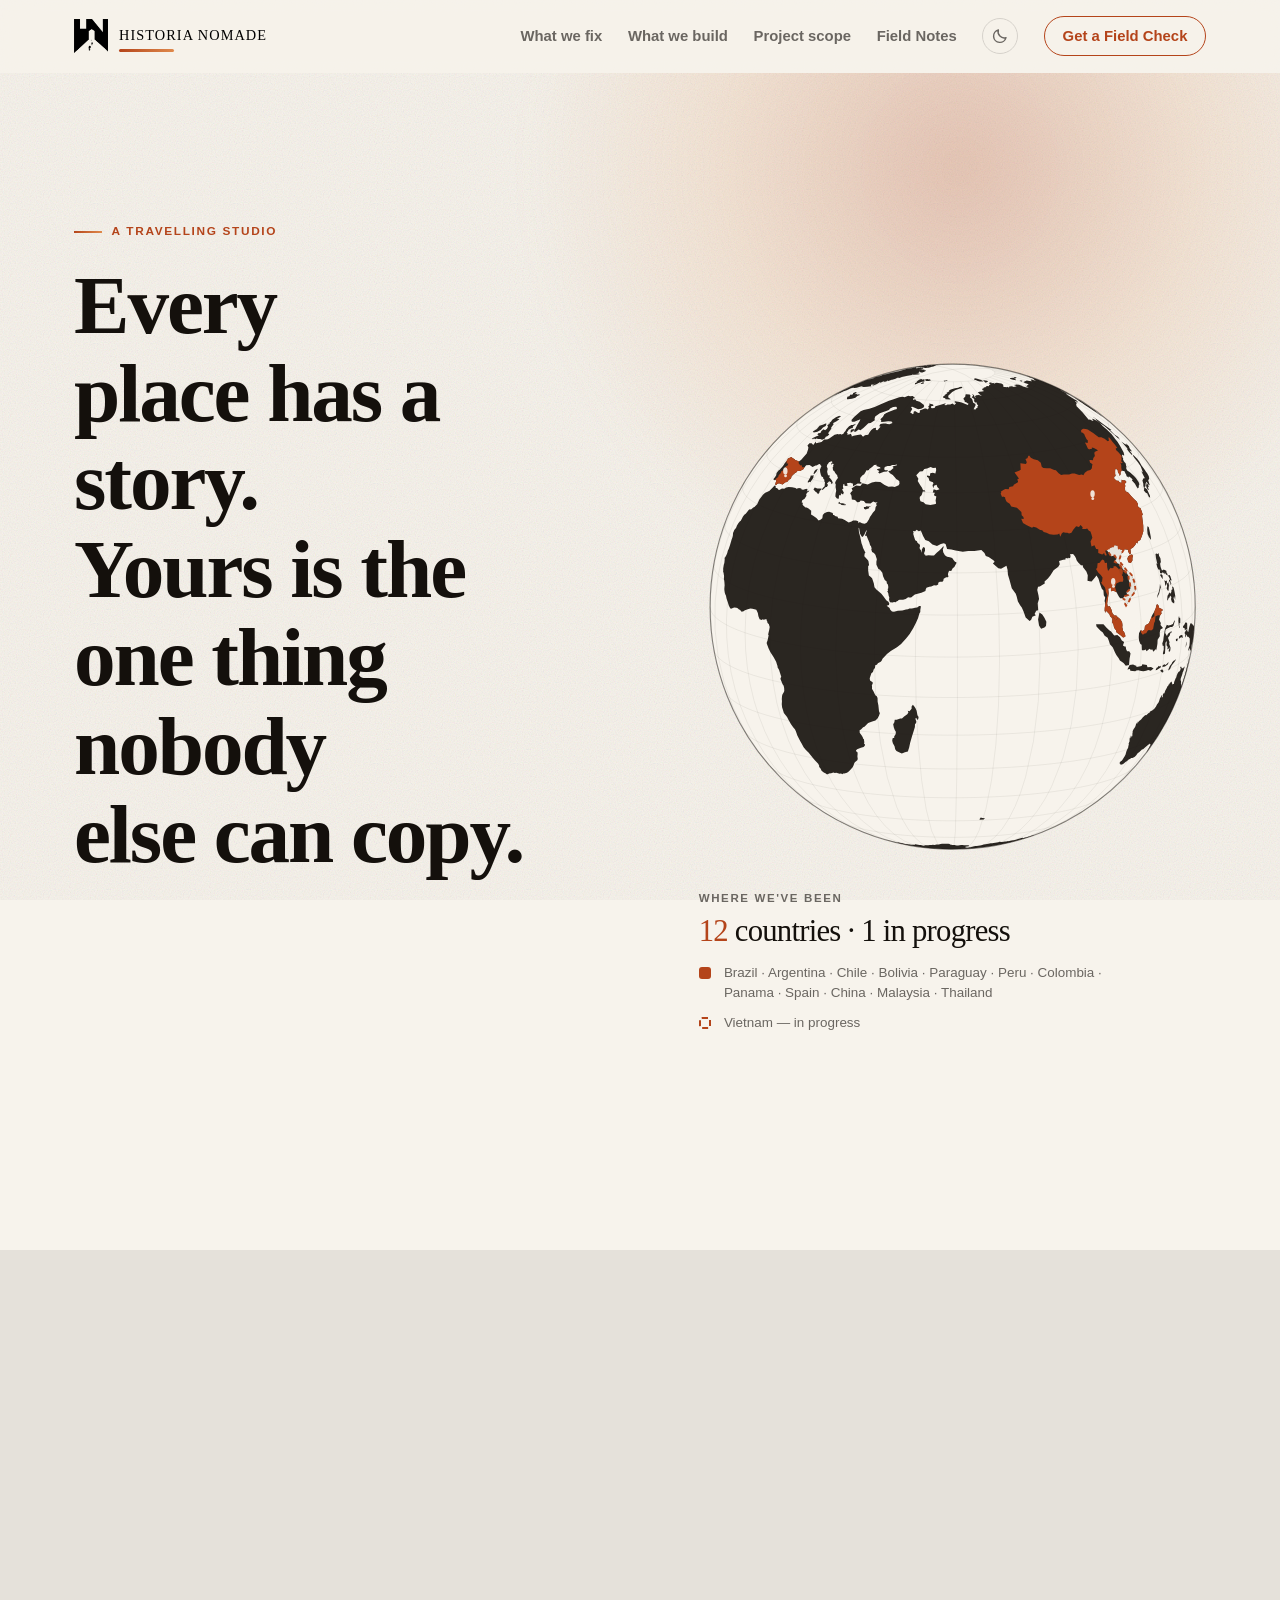
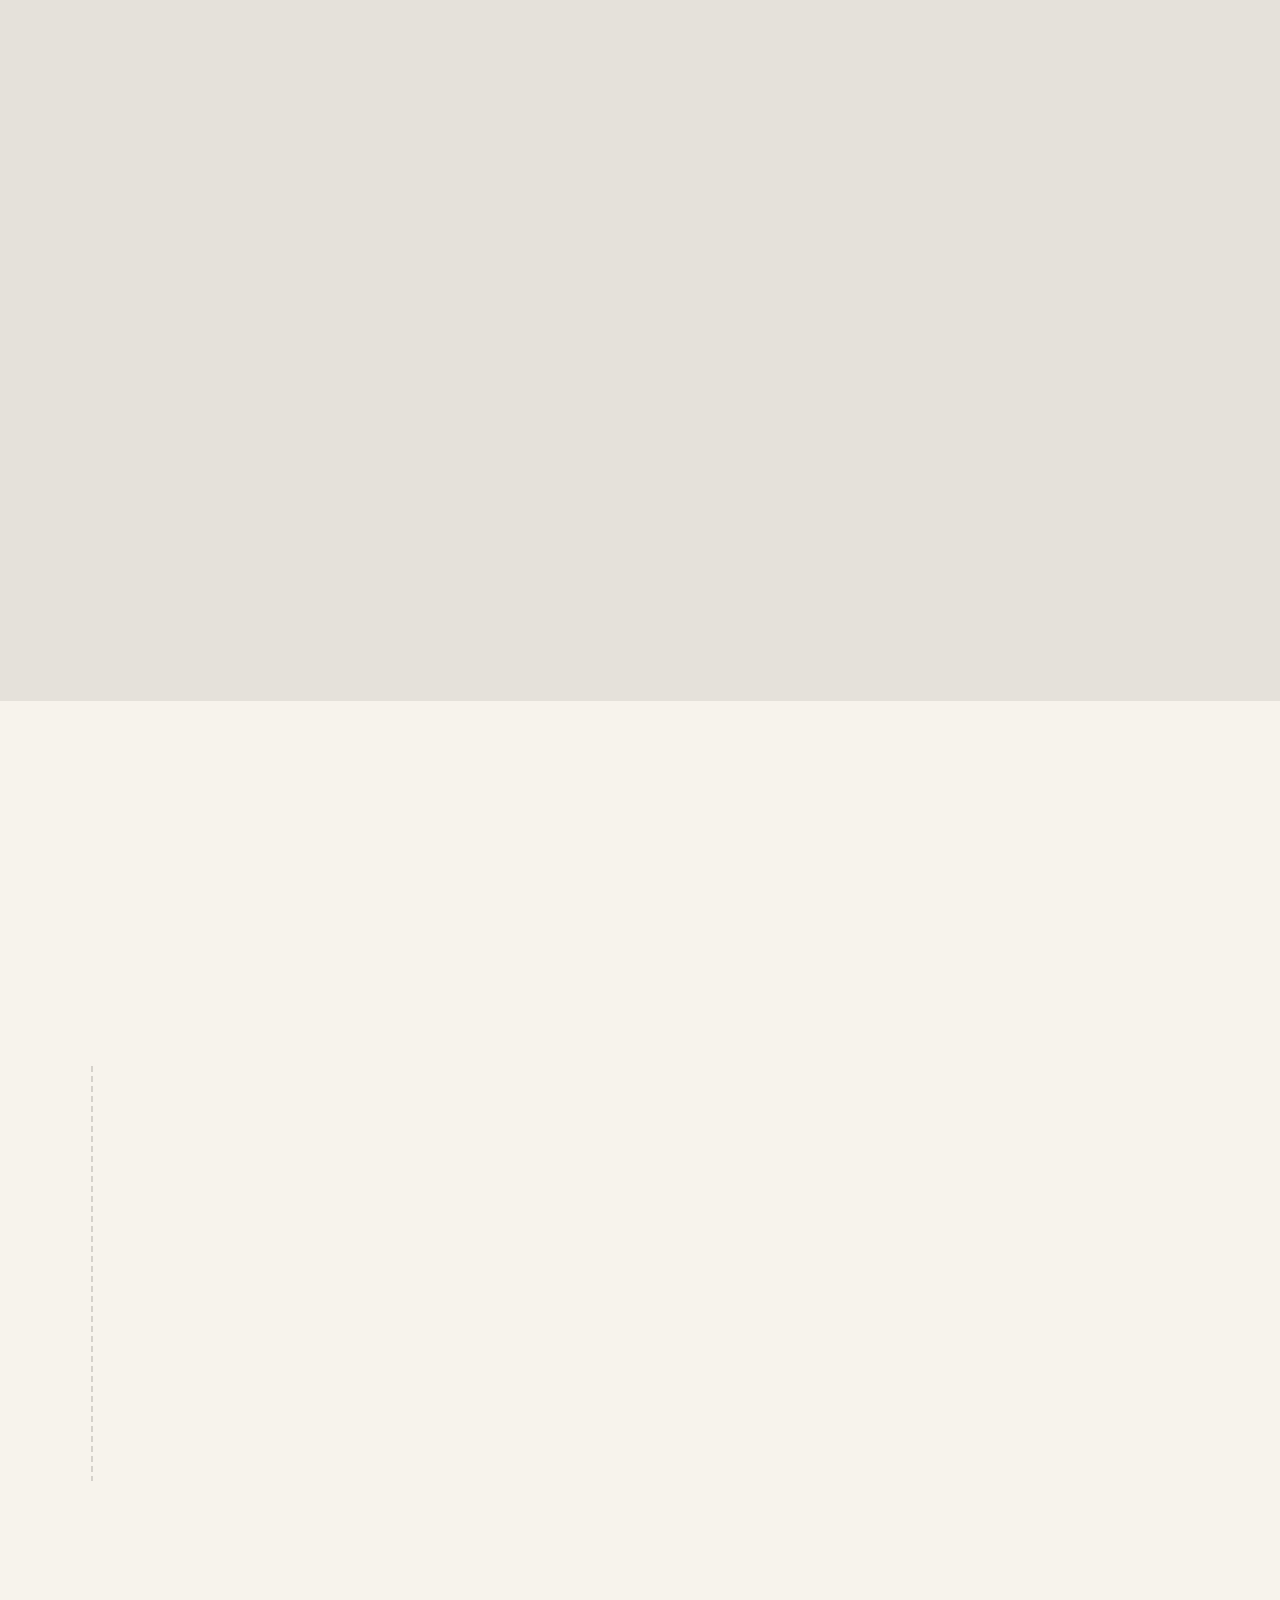
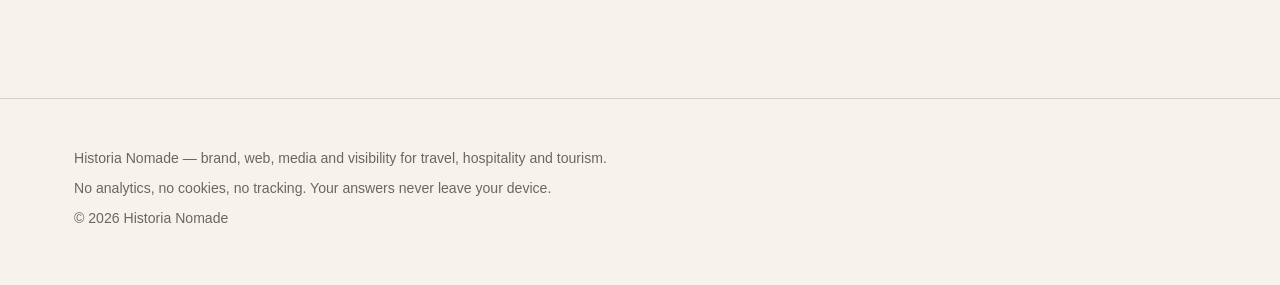
<file: index.html>
<!DOCTYPE html>
<html lang="en">
<head>
<meta charset="UTF-8">
<meta name="viewport" content="width=device-width, initial-scale=1.0">
<meta name="referrer" content="no-referrer">
<meta http-equiv="Content-Security-Policy" content="default-src 'self'; script-src 'self'; style-src 'self'; font-src 'self'; img-src 'self' data:; connect-src 'none'; object-src 'none'; frame-src 'none'; worker-src 'none'; base-uri 'none'; form-action 'self'; upgrade-insecure-requests">
<meta name="robots" content="index, follow">

<title>Historia Nomade — Marketing studio for travel, hospitality and tourism</title>
<meta name="description" content="Websites, brand, content, channels and digital systems for travel, hospitality and tourism. We start from the real bottleneck and build the right scope around it.">
<link rel="canonical" href="https://historianomade.com/">

<meta property="og:type" content="website">
<meta property="og:title" content="Historia Nomade — Marketing studio for travel, hospitality and tourism">
<meta property="og:description" content="Websites, brand, content, channels and digital systems for travel, hospitality and tourism. Built around the real problem, not around a fixed package.">
<meta property="og:url" content="https://historianomade.com/">
<meta property="og:image" content="https://historianomade.com/og-image.png">
<meta property="og:locale" content="en">

<meta name="twitter:card" content="summary_large_image">
<meta name="twitter:title" content="Historia Nomade — Marketing studio for travel, hospitality and tourism">
<meta name="twitter:description" content="Websites, brand, content, channels and digital systems for travel, hospitality and tourism. Built around the real problem, not around a fixed package.">
<meta name="twitter:image" content="https://historianomade.com/og-image.png">

<meta name="theme-color" content="#14100c">
<link rel="icon" href="assets/favicon.ico" sizes="any">
<link rel="icon" type="image/png" sizes="32x32" href="assets/favicon-32.png">
<link rel="apple-touch-icon" sizes="180x180" href="assets/favicon-180.png">
<link rel="stylesheet" href="styles-base.css">
<link rel="stylesheet" href="styles-site.css">
<link rel="stylesheet" href="styles-services.css">
<link rel="stylesheet" href="styles-plans.css">
<link rel="stylesheet" href="styles-motion.css">
<link rel="stylesheet" href="styles-globe.css">

<script src="js/theme.js"></script>

<script type="application/ld+json">
{
  "@context": "https://schema.org",
  "@type": "ProfessionalService",
  "name": "Historia Nomade",
  "description": "Websites, brand, content, channels and digital systems for travel, hospitality and tourism.",
  "url": "https://historianomade.com/",
  "areaServed": "Worldwide",
  "knowsLanguage": ["en", "pt"],
  "serviceType": [
    "Website design and development",
    "Brand positioning and identity",
    "Content and media",
    "Channel and search visibility",
    "Growth and acquisition",
    "Automation and digital systems"
  ],
  "audience": {
    "@type": "BusinessAudience",
    "audienceType": "Hotels, hostels, guesthouses, restaurants and tour operators"
  }
}
</script>
</head>
<body>

<a class="skip-link" href="#main">Skip to content</a>

<div class="grain" aria-hidden="true"></div>
<div class="scroll-progress" aria-hidden="true"><span></span></div>

<header class="site-header">
  <div class="wrap header-inner">
    <a class="brand" href="#top" aria-label="Historia Nomade — home">
      <img class="brand-mark" src="assets/logo-mark.png" alt="" width="512" height="521" aria-hidden="true">
      <span class="brand-word">
        <img src="assets/wordmark.svg" alt="Historia Nomade" width="360" height="42">
      </span>
    </a>
    <nav class="site-nav" aria-label="Main">
      <a href="#problems">What we fix</a>
      <a href="#services">What we build</a>
      <a href="#packages">Project scope</a>
      <a href="blog/">Field Notes</a>
      <button class="theme-toggle" type="button" data-theme-toggle aria-pressed="false" aria-label="Switch theme" title="Switch theme">
        <svg class="icon-sun" viewBox="0 0 24 24" width="18" height="18" fill="none" stroke="currentColor" stroke-width="1.9" stroke-linecap="round" aria-hidden="true">
          <circle cx="12" cy="12" r="4.2"></circle>
          <path d="M12 2.5v2.2M12 19.3v2.2M4.2 4.2l1.6 1.6M18.2 18.2l1.6 1.6M2.5 12h2.2M19.3 12h2.2M4.2 19.8l1.6-1.6M18.2 5.8l1.6-1.6"></path>
        </svg>
        <svg class="icon-moon" viewBox="0 0 24 24" width="18" height="18" fill="none" stroke="currentColor" stroke-width="1.9" stroke-linecap="round" stroke-linejoin="round" aria-hidden="true">
          <path d="M20 14.2A8.2 8.2 0 0 1 9.8 4a8.4 8.4 0 1 0 10.2 10.2z"></path>
        </svg>
      </button>
      <a class="nav-cta" href="#proposal">Get a Field Check</a>
    </nav>
  </div>
</header>

<main id="main">
  <span id="top"></span>

  <section class="hero" id="hero" aria-labelledby="hero-title">
    <div class="hero-aura" aria-hidden="true"></div>
  </section>

  <section class="section section-alt" id="problems" aria-labelledby="problems-title"></section>

  <section class="section" id="services" aria-labelledby="services-title"></section>

  <section class="section" id="website-spotlight" aria-labelledby="website-spotlight-title"></section>

  <section class="section section-alt" id="team" aria-labelledby="team-title"></section>

  <section class="section" id="method" aria-labelledby="method-title"></section>

  <section class="section" id="packages" aria-labelledby="packages-title"></section>

  <section class="section section-alt" id="proposal" aria-labelledby="proposal-title"></section>

  <section class="section" id="contact" aria-labelledby="contact-title"></section>
</main>

<footer class="site-footer">
  <div class="wrap" id="footer-inner"></div>
</footer>

<script src="js/content.js"></script>
<script src="js/proposal-engine.js"></script>
<script src="js/site.js"></script>
<script src="js/offer-sections.js"></script>
<script src="js/proposal.js"></script>
<script src="js/motion.js"></script>
<script src="assets/lib/d3.min.js"></script>
<script src="assets/lib/topojson-client.min.js"></script>
<script src="assets/world-110m.js"></script>
<script src="js/hero-globe.js"></script>
</body>
</html>
</file>
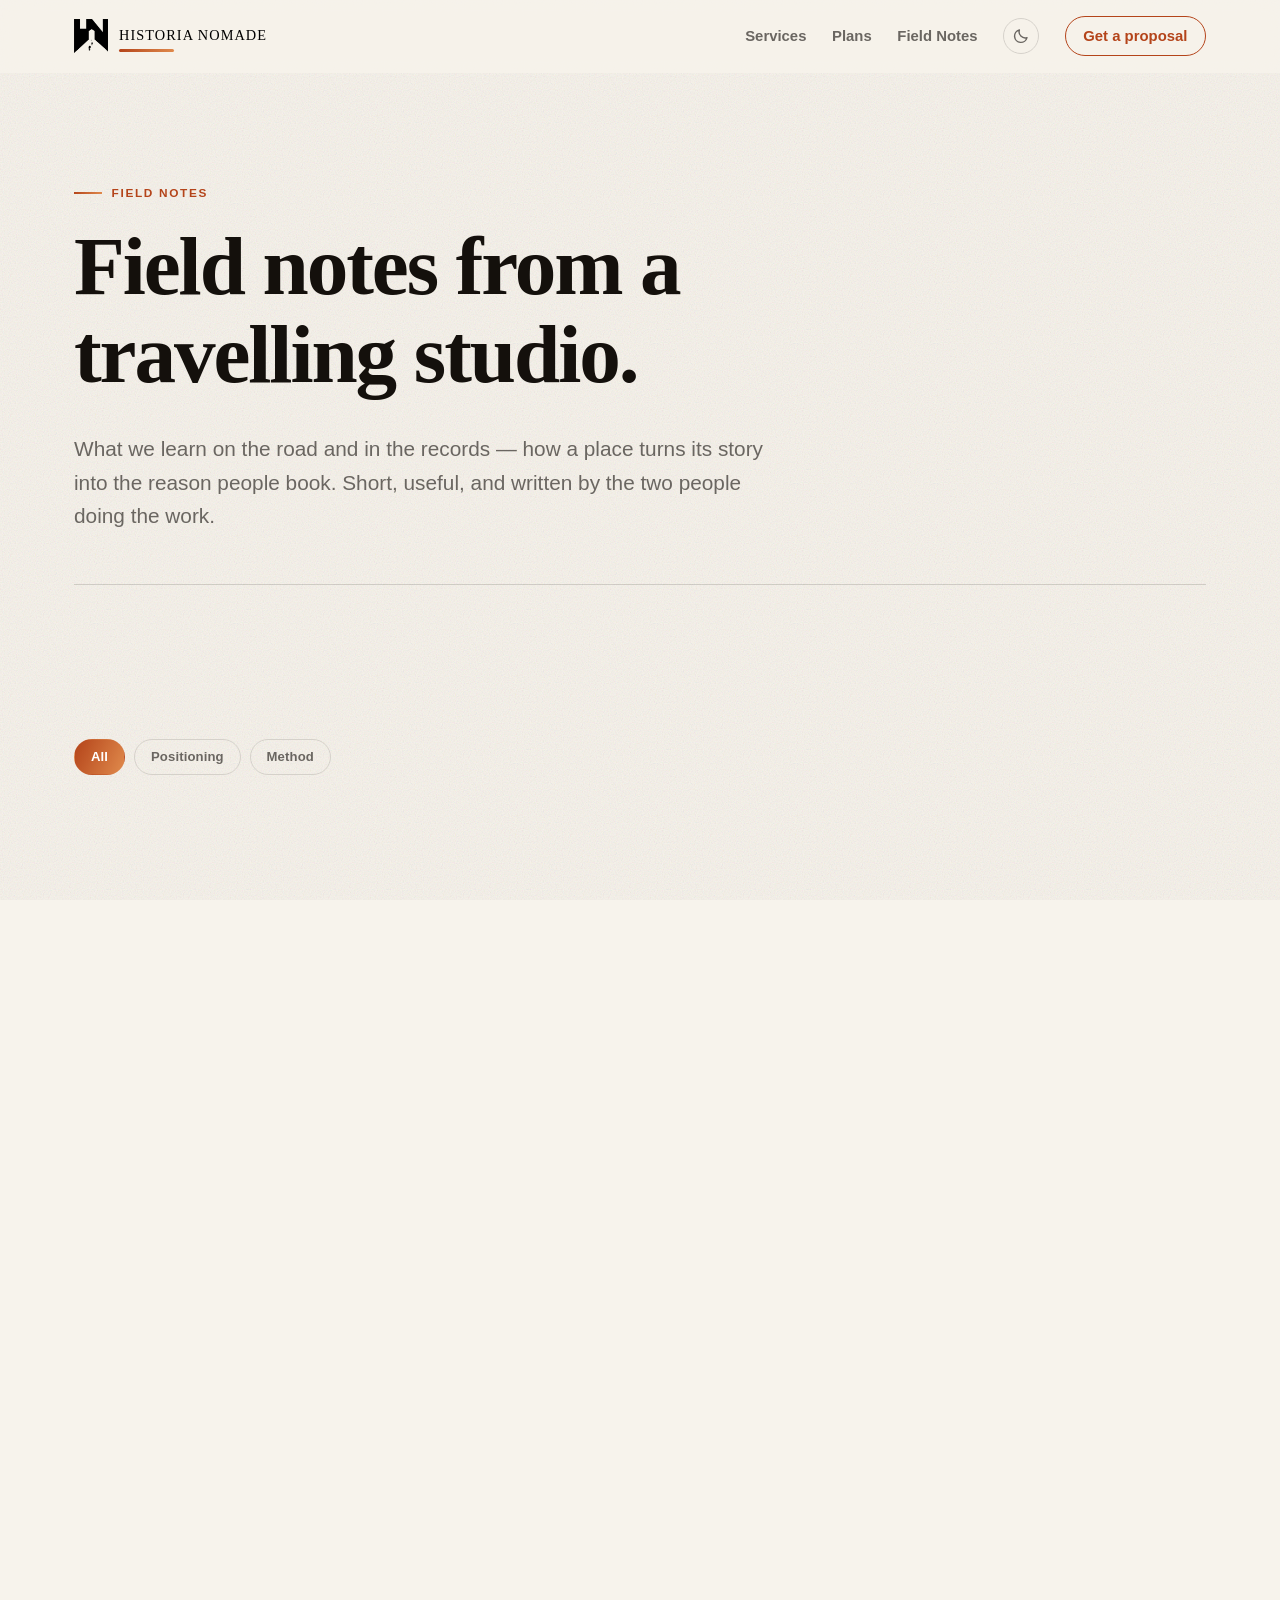
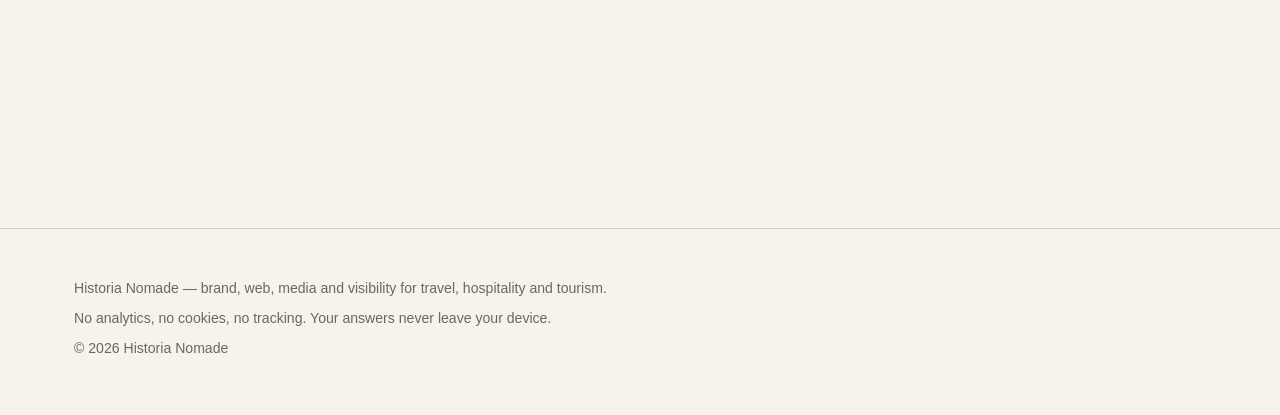
<file: blog/index.html>
<!DOCTYPE html>
<html lang="en">
<head>
<meta charset="UTF-8">
<meta name="viewport" content="width=device-width, initial-scale=1.0">
<meta name="referrer" content="no-referrer">
<meta http-equiv="Content-Security-Policy" content="default-src 'self'; script-src 'self'; style-src 'self'; font-src 'self'; img-src 'self' data:; connect-src 'none'; object-src 'none'; frame-src 'none'; worker-src 'none'; base-uri 'none'; form-action 'self'; upgrade-insecure-requests">
<meta name="robots" content="index, follow">

<title>Field Notes — Historia Nomade</title>
<meta name="description" content="Field notes from a travelling marketing studio: how hotels, hostels, guesthouses and restaurants turn the story of a place into direct bookings. Positioning, brand and method, written by the two people doing the work.">
<link rel="canonical" href="https://historianomade.com/blog/">

<meta property="og:type" content="website">
<meta property="og:title" content="Field Notes — Historia Nomade">
<meta property="og:description" content="How a place turns its story into the reason people book. Positioning, brand and method for travel and hospitality.">
<meta property="og:url" content="https://historianomade.com/blog/">
<meta property="og:image" content="https://historianomade.com/og-image.png">
<meta property="og:locale" content="en">

<meta name="twitter:card" content="summary_large_image">
<meta name="twitter:title" content="Field Notes — Historia Nomade">
<meta name="twitter:description" content="How a place turns its story into the reason people book. For travel and hospitality.">
<meta name="twitter:image" content="https://historianomade.com/og-image.png">

<meta name="theme-color" content="#14100c">
<link rel="icon" href="../assets/favicon.ico" sizes="any">
<link rel="icon" type="image/png" sizes="32x32" href="../assets/favicon-32.png">
<link rel="apple-touch-icon" sizes="180x180" href="../assets/favicon-180.png">
<link rel="stylesheet" href="../styles-base.css">
<link rel="stylesheet" href="../styles-site.css">
<link rel="stylesheet" href="../styles-motion.css">
<link rel="stylesheet" href="../styles-journal.css">

<!-- Único script no <head>: carimba o tema antes da primeira pintura. -->
<script src="../js/theme.js"></script>

<script type="application/ld+json">
{
  "@context": "https://schema.org",
  "@type": "Blog",
  "name": "Field Notes — Historia Nomade",
  "description": "Field notes from a travelling marketing studio for travel, hospitality and tourism.",
  "url": "https://historianomade.com/blog/",
  "inLanguage": "en",
  "publisher": {
    "@type": "ProfessionalService",
    "name": "Historia Nomade",
    "url": "https://historianomade.com/"
  }
}
</script>
</head>
<body>

<a class="skip-link" href="#main">Skip to content</a>

<div class="grain" aria-hidden="true"></div>
<div class="scroll-progress" aria-hidden="true"><span></span></div>

<header class="site-header" data-journal-header></header>

<main id="main">
  <section class="journal-hero">
    <div class="wrap">
      <p class="eyebrow" data-reveal>Field Notes</p>
      <h1 data-split>Field notes from a travelling studio.</h1>
      <p class="lead" data-reveal>What we learn on the road and in the records — how a place turns its story into the reason people book. Short, useful, and written by the two people doing the work.</p>
    </div>
  </section>

  <div class="wrap">
    <hr class="journal-rule">
  </div>

  <section class="section" style="padding-top:0;padding-bottom:0" aria-label="All notes">
    <div class="wrap" data-journal-index></div>
  </section>
</main>

<footer class="site-footer" data-journal-footer></footer>

<script src="../js/content.js"></script>
<script src="../js/journal.js"></script>
<script src="../js/motion.js"></script>
</body>
</html>
</file>
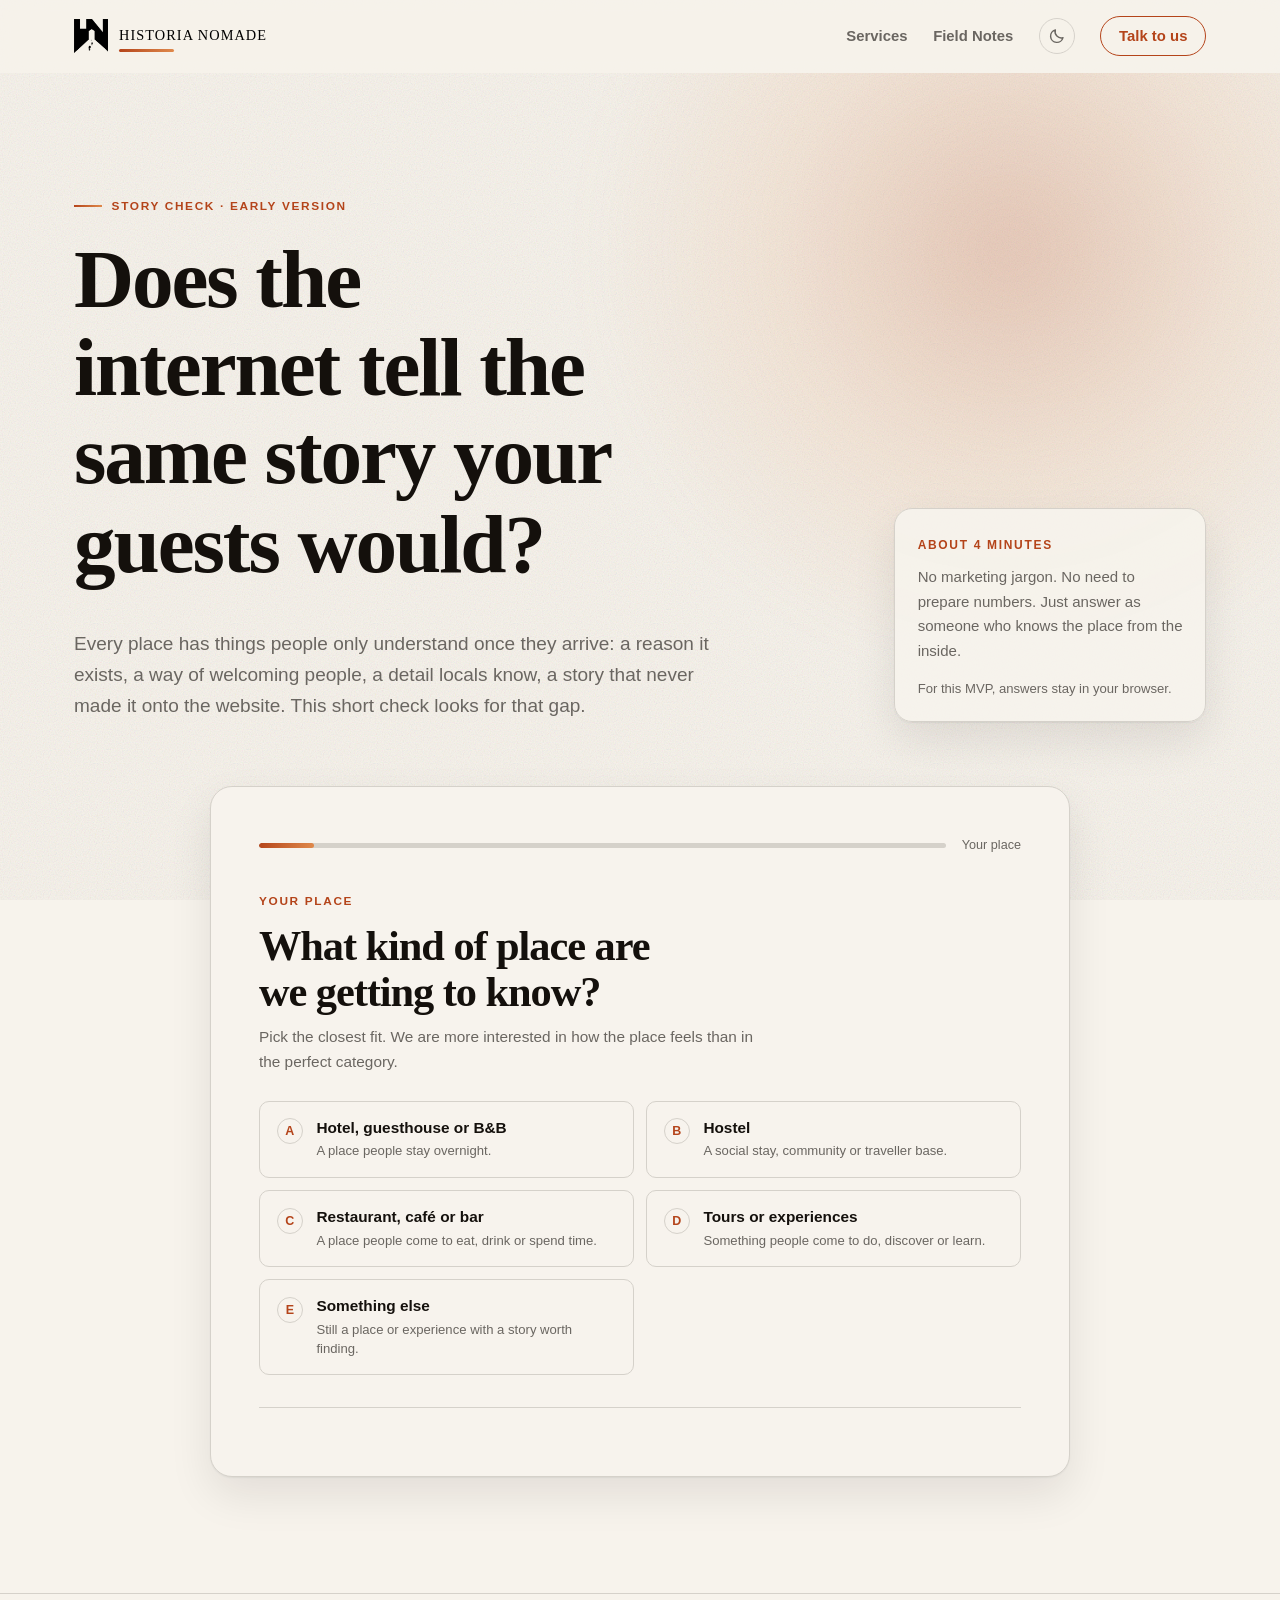
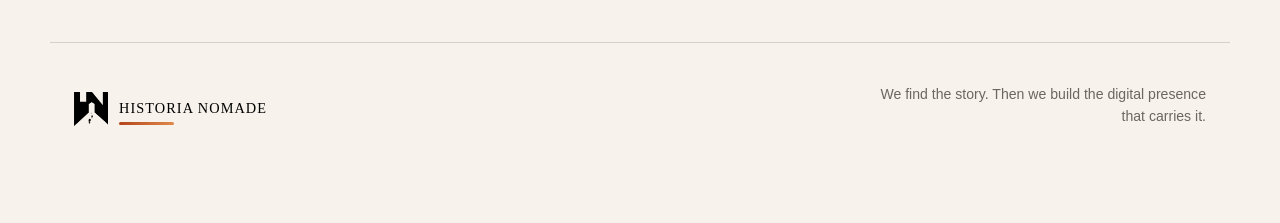
<file: diagnostic/index.html>
<!DOCTYPE html>
<html lang="en">
<head>
<meta charset="UTF-8">
<meta name="viewport" content="width=device-width, initial-scale=1.0">
<meta name="referrer" content="no-referrer">
<meta http-equiv="Content-Security-Policy" content="default-src 'self'; script-src 'self'; style-src 'self'; font-src 'self'; img-src 'self' data:; connect-src 'none'; object-src 'none'; frame-src 'none'; worker-src 'none'; base-uri 'none'; form-action 'self'; upgrade-insecure-requests">
<meta name="robots" content="noindex, follow">
<title>Story Check — Historia Nomade</title>
<meta name="description" content="A short diagnostic to see how much of your business story is actually making it online.">
<meta name="theme-color" content="#14100c">
<link rel="icon" href="../assets/favicon.ico" sizes="any">
<link rel="icon" type="image/png" sizes="32x32" href="../assets/favicon-32.png">
<link rel="apple-touch-icon" sizes="180x180" href="../assets/favicon-180.png">
<link rel="stylesheet" href="../styles-base.css">
<link rel="stylesheet" href="../styles-site.css">
<link rel="stylesheet" href="styles-diagnostic.css">
<script src="../js/theme.js"></script>
</head>
<body>
<a class="skip-link" href="#main">Skip to content</a>
<div class="grain" aria-hidden="true"></div>
<header class="site-header">
  <div class="wrap header-inner">
    <a class="brand" href="../" aria-label="Historia Nomade — home">
      <img class="brand-mark" src="../assets/logo-mark.png" alt="" width="512" height="521" aria-hidden="true">
      <span class="brand-word"><img src="../assets/wordmark.svg" alt="Historia Nomade" width="360" height="42"></span>
    </a>
    <nav class="site-nav" aria-label="Main">
      <a href="../#services">Services</a>
      <a href="../blog/">Field Notes</a>
      <button class="theme-toggle" type="button" data-theme-toggle aria-pressed="false" aria-label="Switch theme" title="Switch theme">
        <svg class="icon-sun" viewBox="0 0 24 24" width="18" height="18" fill="none" stroke="currentColor" stroke-width="1.9" stroke-linecap="round" aria-hidden="true"><circle cx="12" cy="12" r="4.2"></circle><path d="M12 2.5v2.2M12 19.3v2.2M4.2 4.2l1.6 1.6M18.2 18.2l1.6 1.6M2.5 12h2.2M19.3 12h2.2M4.2 19.8l1.6-1.6M18.2 5.8l1.6-1.6"></path></svg>
        <svg class="icon-moon" viewBox="0 0 24 24" width="18" height="18" fill="none" stroke="currentColor" stroke-width="1.9" stroke-linecap="round" stroke-linejoin="round" aria-hidden="true"><path d="M20 14.2A8.2 8.2 0 0 1 9.8 4a8.4 8.4 0 1 0 10.2 10.2z"></path></svg>
      </button>
      <a class="nav-cta" href="../#contact">Talk to us</a>
    </nav>
  </div>
</header>

<main id="main" class="diagnostic-main">
  <section class="diagnostic-intro" id="intro">
    <div class="diagnostic-aura" aria-hidden="true"></div>
    <div class="wrap intro-grid">
      <div>
        <p class="eyebrow">Story Check · early version</p>
        <h1>Does the internet tell the same story your guests would?</h1>
        <p class="lead">Every place has things people only understand once they arrive: a reason it exists, a way of welcoming people, a detail locals know, a story that never made it onto the website. This short check looks for that gap.</p>
      </div>
      <aside class="intro-note" aria-label="About this diagnostic">
        <span class="note-kicker">About 4 minutes</span>
        <p>No marketing jargon. No need to prepare numbers. Just answer as someone who knows the place from the inside.</p>
        <p class="privacy-note">For this MVP, answers stay in your browser.</p>
      </aside>
    </div>
  </section>

  <section class="diagnostic-shell" aria-live="polite">
    <div class="wrap">
      <div id="diagnostic-root" class="diagnostic-card"></div>
    </div>
  </section>
</main>

<footer class="site-footer diagnostic-footer">
  <div class="wrap footer-minimal">
    <a class="brand" href="../" aria-label="Historia Nomade — home">
      <img class="brand-mark" src="../assets/logo-mark.png" alt="" width="512" height="521" aria-hidden="true">
      <span class="brand-word"><img src="../assets/wordmark.svg" alt="Historia Nomade" width="360" height="42"></span>
    </a>
    <p>We find the story. Then we build the digital presence that carries it.</p>
  </div>
</footer>

<script src="../js/story-check-engine.js"></script>
<script src="diagnostic.js"></script>
</body>
</html>
</file>
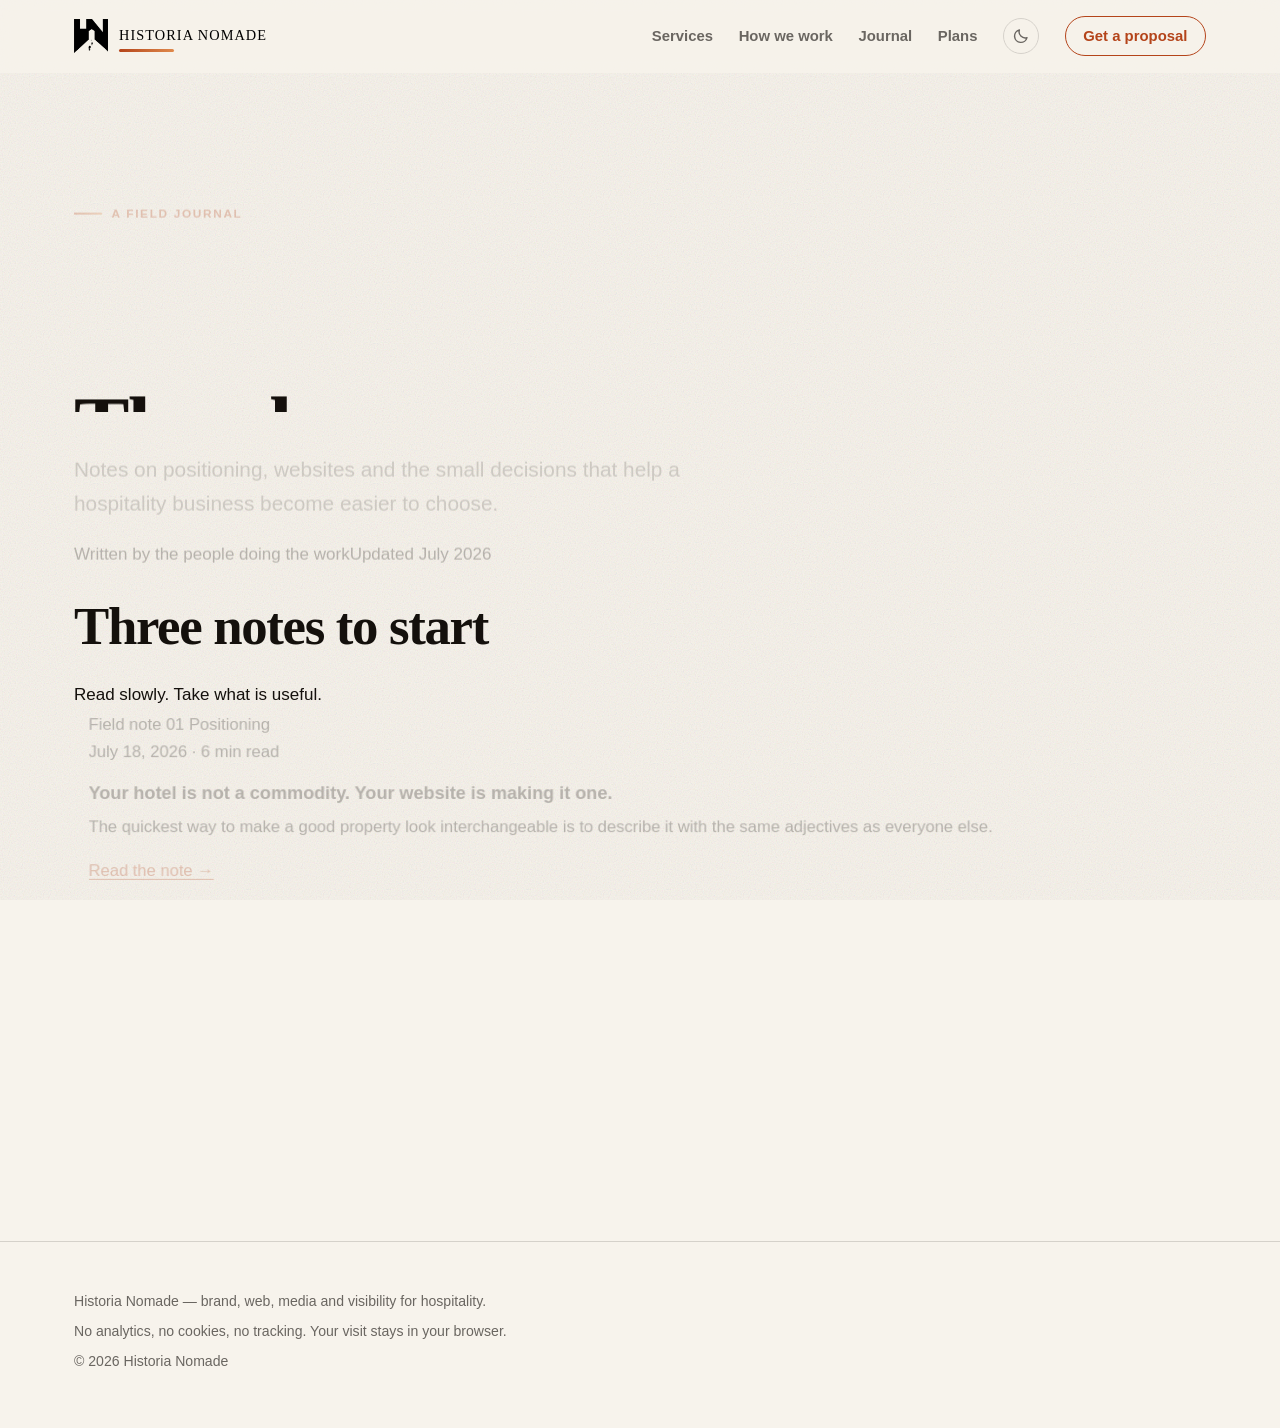
<file: journal/index.html>
<!DOCTYPE html>
<html lang="en">
<head>
<meta charset="UTF-8">
<meta name="viewport" content="width=device-width, initial-scale=1.0">
<meta name="referrer" content="no-referrer">
<meta http-equiv="Content-Security-Policy" content="default-src 'self'; script-src 'self'; style-src 'self'; font-src 'self'; img-src 'self' data:; connect-src 'none'; object-src 'none'; frame-src 'none'; worker-src 'none'; base-uri 'none'; form-action 'self'; upgrade-insecure-requests">

<!-- Change the single source value in content/journal.json when the site is ready for indexing. -->
<meta name="robots" content="noindex, nofollow">

<title>Journal — Historia Nomade</title>
<meta name="description" content="Field notes on positioning, websites and the small decisions that help a hospitality business become easier to choose.">
<link rel="canonical" href="https://nomadhistory.github.io/journal/">
<link rel="alternate" type="application/rss+xml" title="Historia Nomade Journal" href="feed.xml">

<meta property="og:type" content="website">
<meta property="og:title" content="Journal — Historia Nomade">
<meta property="og:description" content="Field notes on positioning, websites and the small decisions that help a hospitality business become easier to choose.">
<meta property="og:url" content="https://nomadhistory.github.io/journal/">
<meta property="og:image" content="https://nomadhistory.github.io/og-image.png">
<meta property="og:image:alt" content="Historia Nomade Journal">
<meta property="og:locale" content="en">

<meta name="twitter:card" content="summary_large_image">
<meta name="twitter:title" content="Journal — Historia Nomade">
<meta name="twitter:description" content="Field notes on positioning, websites and the small decisions that help a hospitality business become easier to choose.">
<meta name="twitter:image" content="https://nomadhistory.github.io/og-image.png">

<meta name="theme-color" content="#14100c">
<link rel="icon" href="../assets/favicon.ico" sizes="any">
<link rel="icon" type="image/png" sizes="32x32" href="../assets/favicon-32.png">
<link rel="apple-touch-icon" sizes="180x180" href="../assets/favicon-180.png">
<link rel="stylesheet" href="../styles-base.css">
<link rel="stylesheet" href="../styles-site.css">
<link rel="stylesheet" href="../styles-journal.css">
<link rel="stylesheet" href="../styles-motion.css">
<script src="../js/theme.js"></script>

<script type="application/ld+json">
{
  "@context": "https://schema.org",
  "@graph": [
    {
      "@type": "Blog",
      "@id": "https://nomadhistory.github.io/journal/#blog",
      "name": "Historia Nomade Journal",
      "url": "https://nomadhistory.github.io/journal/",
      "description": "Field notes on positioning, websites and the small decisions that help a hospitality business become easier to choose.",
      "publisher": {
        "@type": "Organization",
        "name": "Historia Nomade"
      }
    },
    {
      "@type": "CollectionPage",
      "@id": "https://nomadhistory.github.io/journal/#page",
      "name": "Journal — Historia Nomade",
      "description": "Field notes on positioning, websites and the small decisions that help a hospitality business become easier to choose.",
      "url": "https://nomadhistory.github.io/journal/",
      "isPartOf": {
        "@id": "https://nomadhistory.github.io/journal/#blog"
      },
      "mainEntity": {
        "@type": "ItemList",
        "itemListElement": [
          {
            "@type": "ListItem",
            "position": 1,
            "name": "Your hotel is not a commodity. Your website is making it one.",
            "url": "https://nomadhistory.github.io/journal/your-hotel-is-not-a-commodity/"
          },
          {
            "@type": "ListItem",
            "position": 2,
            "name": "The story should survive the booking page.",
            "url": "https://nomadhistory.github.io/journal/the-story-should-survive-the-booking-page/"
          },
          {
            "@type": "ListItem",
            "position": 3,
            "name": "The first 30 seconds of a small hospitality website.",
            "url": "https://nomadhistory.github.io/journal/the-first-thirty-seconds-of-a-hospitality-website/"
          }
        ]
      }
    }
  ]
}
</script>
</head>
<body>

<a class="skip-link" href="#main">Skip to content</a>
<div class="grain" aria-hidden="true"></div>
<div class="scroll-progress" aria-hidden="true"><span></span></div>
<header class="site-header">
  <div class="wrap header-inner">
    <a class="brand" href="../" aria-label="Historia Nomade — home">
      <img class="brand-mark" src="../assets/logo-mark.png" alt="" width="512" height="521" aria-hidden="true">
      <span class="brand-word">
        <img src="../assets/wordmark.svg" alt="Historia Nomade" width="360" height="42">
      </span>
    </a>
    <nav class="site-nav" aria-label="Main">
      <a href="../#services">Services</a>
      <a href="../#method">How we work</a>
      <a href="./" aria-current="page">Journal</a>
      <a href="../#packages">Plans</a>
      <button class="theme-toggle" type="button" data-theme-toggle aria-pressed="false" aria-label="Switch theme" title="Switch theme">
        <svg class="icon-sun" viewBox="0 0 24 24" width="18" height="18" fill="none" stroke="currentColor" stroke-width="1.9" stroke-linecap="round" aria-hidden="true">
          <circle cx="12" cy="12" r="4.2"></circle>
          <path d="M12 2.5v2.2M12 19.3v2.2M4.2 4.2l1.6 1.6M18.2 18.2l1.6 1.6M2.5 12h2.2M19.3 12h2.2M4.2 19.8l1.6-1.6M18.2 5.8l1.6-1.6"></path>
        </svg>
        <svg class="icon-moon" viewBox="0 0 24 24" width="18" height="18" fill="none" stroke="currentColor" stroke-width="1.9" stroke-linecap="round" stroke-linejoin="round" aria-hidden="true">
          <path d="M20 14.2A8.2 8.2 0 0 1 9.8 4a8.4 8.4 0 1 0 10.2 10.2z"></path>
        </svg>
      </button>
      <a class="nav-cta" href="../#proposal">Get a proposal</a>
    </nav>
  </div>
</header>
<main id="main" class="journal-page">
  <section class="journal-hero" aria-labelledby="journal-page-title">
    <div class="wrap">
      <p class="eyebrow" data-reveal="">A field journal</p>
      <h1 id="journal-page-title" data-split="">The place is the story.</h1>
      <p class="lead" data-reveal="">Notes on positioning, websites and the small decisions that help a hospitality business become easier to choose.</p>
      <div class="journal-hero-meta" data-reveal="">
        <span>Written by the people doing the work</span><span>Updated July 2026</span>
      </div>
    </div>
  </section>

  <section class="journal-index-section" aria-labelledby="journal-archive-title">
    <div class="wrap">
      <div class="journal-index-heading">
        <h2 id="journal-archive-title">Three notes to start</h2>
        <p>Read slowly. Take what is useful.</p>
      </div>
      <div class="journal-index-grid">
        <article class="journal-card journal-card--terracotta" data-reveal="scale">
  <div class="journal-card-cover">
    <span class="journal-card-issue">Field note 01</span>
    <span class="journal-card-category">Positioning</span>
  </div>
  <p class="journal-card-meta">July 18, 2026 · 6 min read</p>
  <h3>Your hotel is not a commodity. Your website is making it one.</h3>
  <p class="journal-card-excerpt">The quickest way to make a good property look interchangeable is to describe it with the same adjectives as everyone else.</p>
  <a class="journal-link" href="your-hotel-is-not-a-commodity/">Read the note →</a>
</article><article class="journal-card journal-card--deep" data-reveal="scale">
  <div class="journal-card-cover">
    <span class="journal-card-issue">Field note 02</span>
    <span class="journal-card-category">Experience</span>
  </div>
  <p class="journal-card-meta">July 23, 2026 · 5 min read</p>
  <h3>The story should survive the booking page.</h3>
  <p class="journal-card-excerpt">A story that exists only on the homepage is decoration. The useful version travels with the guest through every decision.</p>
  <a class="journal-link" href="the-story-should-survive-the-booking-page/">Read the note →</a>
</article><article class="journal-card journal-card--ochre" data-reveal="scale">
  <div class="journal-card-cover">
    <span class="journal-card-issue">Field note 03</span>
    <span class="journal-card-category">Websites</span>
  </div>
  <p class="journal-card-meta">July 29, 2026 · 7 min read</p>
  <h3>The first 30 seconds of a small hospitality website.</h3>
  <p class="journal-card-excerpt">A useful first screen is less about cramming in information and more about removing the three doubts that stop a guest from continuing.</p>
  <a class="journal-link" href="the-first-thirty-seconds-of-a-hospitality-website/">Read the note →</a>
</article>
      </div>
    </div>
  </section>
</main>
<footer class="site-footer">
  <div class="wrap">
    <p>Historia Nomade — brand, web, media and visibility for hospitality.</p>
    <p>No analytics, no cookies, no tracking. Your visit stays in your browser.</p>
    <p>© 2026 Historia Nomade</p>
  </div>
</footer>
<script src="../js/motion.js"></script>
</body>
</html>
</file>
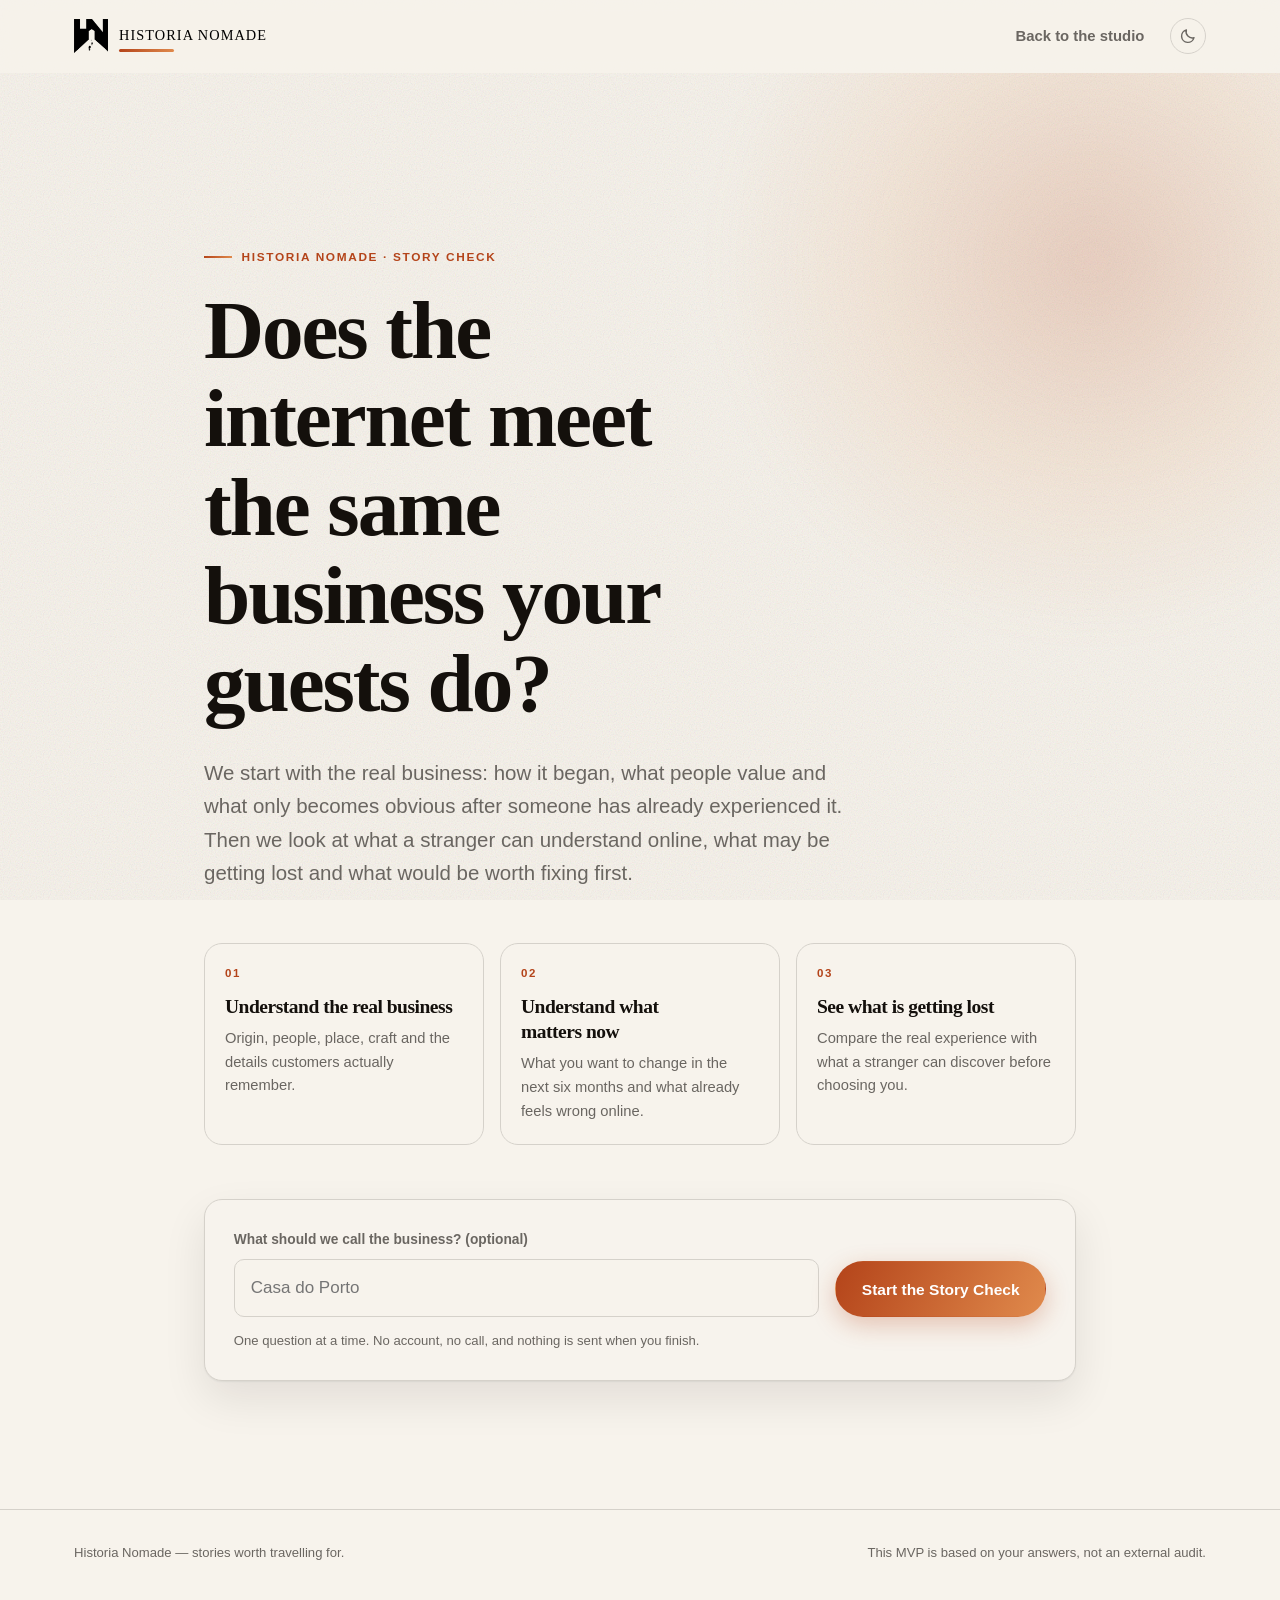
<file: story-check/index.html>
<!DOCTYPE html>
<html lang="en">
<head>
<meta charset="UTF-8">
<meta name="viewport" content="width=device-width, initial-scale=1.0">
<meta name="referrer" content="no-referrer">
<meta http-equiv="Content-Security-Policy" content="default-src 'self'; script-src 'self'; style-src 'self'; font-src 'self'; img-src 'self' data:; connect-src 'none'; object-src 'none'; frame-src 'none'; worker-src 'none'; base-uri 'none'; form-action 'self'; upgrade-insecure-requests">
<meta name="robots" content="noindex, nofollow">

<title>Story Check — Historia Nomade</title>
<meta name="description" content="A short Historia Nomade Story Check that understands the real business first, compares it with the digital version, and shows what may be getting lost online.">
<meta name="theme-color" content="#14100c">

<link rel="icon" href="../assets/favicon.ico" sizes="any">
<link rel="icon" type="image/png" sizes="32x32" href="../assets/favicon-32.png">
<link rel="apple-touch-icon" sizes="180x180" href="../assets/favicon-180.png">
<link rel="stylesheet" href="../styles-base.css">
<link rel="stylesheet" href="../styles-site.css">
<link rel="stylesheet" href="../styles-story-check.css">
<link rel="stylesheet" href="../styles-story-check-detail.css">
<script src="../js/theme.js"></script>
</head>
<body class="story-check-page">

<a class="skip-link" href="#main">Skip to the Story Check</a>
<div class="grain" aria-hidden="true"></div>

<header class="site-header">
  <div class="wrap header-inner">
    <a class="brand" href="../" aria-label="Historia Nomade — home">
      <img class="brand-mark" src="../assets/logo-mark.png" alt="" width="512" height="521" aria-hidden="true">
      <span class="brand-word">
        <img src="../assets/wordmark.svg" alt="Historia Nomade" width="360" height="42">
      </span>
    </a>
    <nav class="site-nav" aria-label="Story Check navigation">
      <a href="../">Back to the studio</a>
      <button class="theme-toggle" type="button" data-theme-toggle aria-pressed="false" aria-label="Switch theme" title="Switch theme">
        <svg class="icon-sun" viewBox="0 0 24 24" width="18" height="18" fill="none" stroke="currentColor" stroke-width="1.9" stroke-linecap="round" aria-hidden="true">
          <circle cx="12" cy="12" r="4.2"></circle>
          <path d="M12 2.5v2.2M12 19.3v2.2M4.2 4.2l1.6 1.6M18.2 18.2l1.6 1.6M2.5 12h2.2M19.3 12h2.2M4.2 19.8l1.6-1.6M18.2 5.8l1.6-1.6"></path>
        </svg>
        <svg class="icon-moon" viewBox="0 0 24 24" width="18" height="18" fill="none" stroke="currentColor" stroke-width="1.9" stroke-linecap="round" stroke-linejoin="round" aria-hidden="true">
          <path d="M20 14.2A8.2 8.2 0 0 1 9.8 4a8.4 8.4 0 1 0 10.2 10.2z"></path>
        </svg>
      </button>
    </nav>
  </div>
</header>

<main class="story-check-main" id="main">
  <div class="wrap story-check-shell">
    <section id="story-check-intro" aria-labelledby="story-check-title">
      <div class="story-check-intro-copy">
        <p class="eyebrow">Historia Nomade · Story Check</p>
        <h1 id="story-check-title">Does the internet meet the same business your guests do?</h1>
        <p class="lead">We start with the real business: how it began, what people value and what only becomes obvious after someone has already experienced it. Then we look at what a stranger can understand online, what may be getting lost and what would be worth fixing first.</p>
      </div>

      <div class="story-check-principle" aria-label="How the Story Check works">
        <article>
          <span>01</span>
          <h3>Understand the real business</h3>
          <p>Origin, people, place, craft and the details customers actually remember.</p>
        </article>
        <article>
          <span>02</span>
          <h3>Understand what matters now</h3>
          <p>What you want to change in the next six months and what already feels wrong online.</p>
        </article>
        <article>
          <span>03</span>
          <h3>See what is getting lost</h3>
          <p>Compare the real experience with what a stranger can discover before choosing you.</p>
        </article>
      </div>

      <div class="story-check-start-card">
        <div>
          <label for="business-name">What should we call the business? <span aria-hidden="true">(optional)</span></label>
          <input id="business-name" name="business-name" type="text" maxlength="80" autocomplete="organization" placeholder="Casa do Porto">
        </div>
        <button class="btn btn-primary" id="story-check-start" type="button">Start the Story Check</button>
        <p class="story-check-start-note">One question at a time. No account, no call, and nothing is sent when you finish.</p>
      </div>
    </section>

    <section id="story-check-root" tabindex="-1" aria-live="polite" hidden></section>
  </div>
</main>

<footer class="story-check-footer">
  <div class="wrap">
    <span>Historia Nomade — stories worth travelling for.</span>
    <span>This MVP is based on your answers, not an external audit.</span>
  </div>
</footer>

<script src="../js/story-check-engine.js"></script>
<script src="../js/story-check.js"></script>
</body>
</html>
</file>
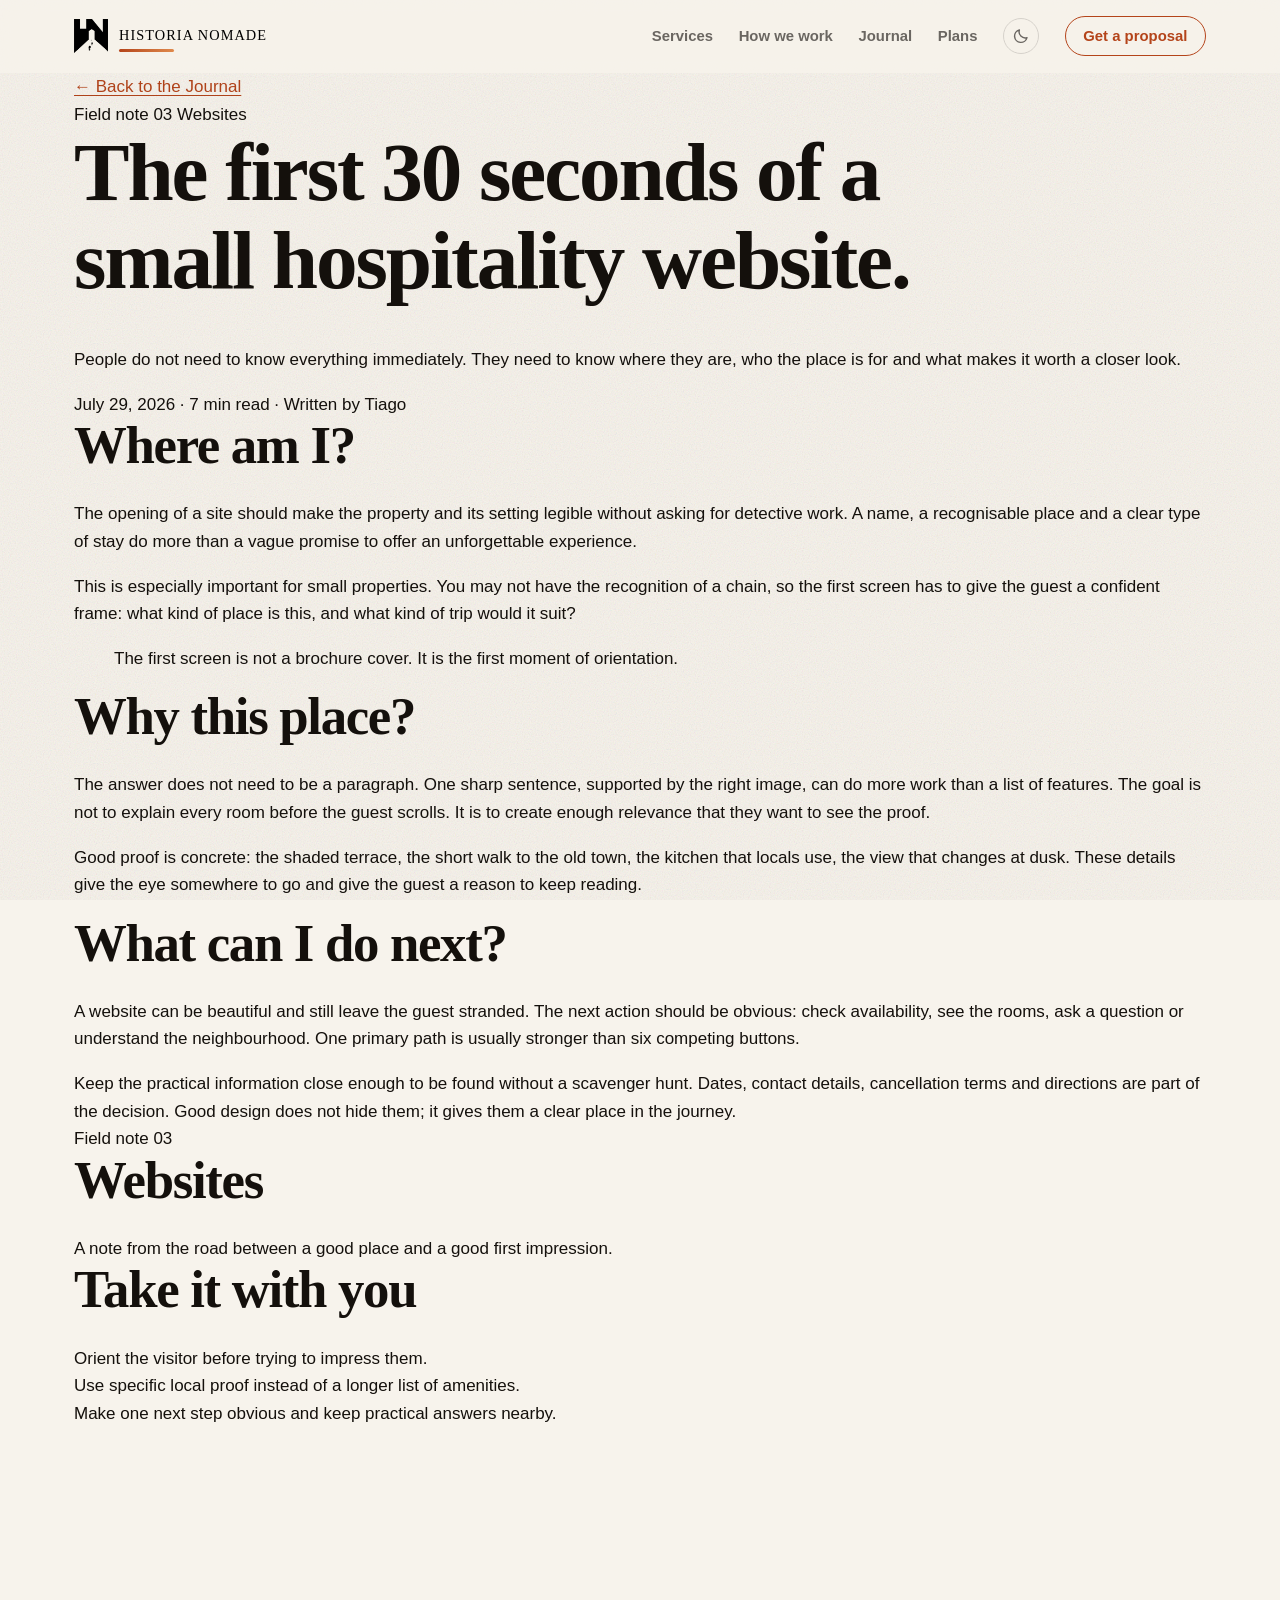
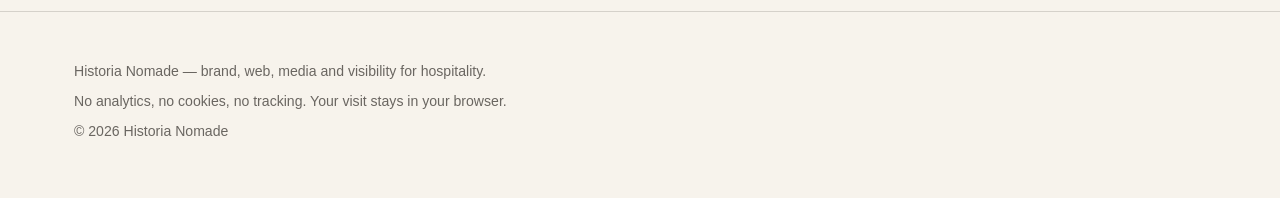
<file: journal/the-first-thirty-seconds-of-a-hospitality-website/index.html>
<!DOCTYPE html>
<html lang="en">
<head>
<meta charset="UTF-8">
<meta name="viewport" content="width=device-width, initial-scale=1.0">
<meta name="referrer" content="no-referrer">
<meta http-equiv="Content-Security-Policy" content="default-src 'self'; script-src 'self'; style-src 'self'; font-src 'self'; img-src 'self' data:; connect-src 'none'; object-src 'none'; frame-src 'none'; worker-src 'none'; base-uri 'none'; form-action 'self'; upgrade-insecure-requests">

<!-- Change the single source value in content/journal.json when the site is ready for indexing. -->
<meta name="robots" content="noindex, nofollow">

<title>The first 30 seconds of a small hospitality website. — Historia Nomade Journal</title>
<meta name="description" content="People do not need to know everything immediately. They need to know where they are, who the place is for and what makes it worth a closer look.">
<link rel="canonical" href="https://nomadhistory.github.io/journal/the-first-thirty-seconds-of-a-hospitality-website/">
<link rel="alternate" type="application/rss+xml" title="Historia Nomade Journal" href="../feed.xml">

<meta property="og:type" content="article">
<meta property="og:title" content="The first 30 seconds of a small hospitality website. — Historia Nomade Journal">
<meta property="og:description" content="People do not need to know everything immediately. They need to know where they are, who the place is for and what makes it worth a closer look.">
<meta property="og:url" content="https://nomadhistory.github.io/journal/the-first-thirty-seconds-of-a-hospitality-website/">
<meta property="og:image" content="https://nomadhistory.github.io/og-image.png">
<meta property="og:image:alt" content="Historia Nomade Journal">
<meta property="og:locale" content="en">

<meta property="article:published_time" content="2026-07-29">
<meta property="article:modified_time" content="2026-07-29">
<meta property="article:section" content="Websites">
<meta property="article:author" content="Tiago">
<meta name="twitter:card" content="summary_large_image">
<meta name="twitter:title" content="The first 30 seconds of a small hospitality website. — Historia Nomade Journal">
<meta name="twitter:description" content="People do not need to know everything immediately. They need to know where they are, who the place is for and what makes it worth a closer look.">
<meta name="twitter:image" content="https://nomadhistory.github.io/og-image.png">

<meta name="theme-color" content="#14100c">
<link rel="icon" href="../../assets/favicon.ico" sizes="any">
<link rel="icon" type="image/png" sizes="32x32" href="../../assets/favicon-32.png">
<link rel="apple-touch-icon" sizes="180x180" href="../../assets/favicon-180.png">
<link rel="stylesheet" href="../../styles-base.css">
<link rel="stylesheet" href="../../styles-site.css">
<link rel="stylesheet" href="../../styles-journal.css">
<link rel="stylesheet" href="../../styles-motion.css">
<script src="../../js/theme.js"></script>

<script type="application/ld+json">
{
  "@context": "https://schema.org",
  "@graph": [
    {
      "@type": "BlogPosting",
      "@id": "https://nomadhistory.github.io/journal/the-first-thirty-seconds-of-a-hospitality-website/#article",
      "headline": "The first 30 seconds of a small hospitality website.",
      "description": "People do not need to know everything immediately. They need to know where they are, who the place is for and what makes it worth a closer look.",
      "image": [
        "https://nomadhistory.github.io/og-image.png"
      ],
      "datePublished": "2026-07-29",
      "dateModified": "2026-07-29",
      "author": {
        "@type": "Person",
        "name": "Tiago"
      },
      "publisher": {
        "@type": "Organization",
        "name": "Historia Nomade"
      },
      "mainEntityOfPage": {
        "@type": "WebPage",
        "@id": "https://nomadhistory.github.io/journal/the-first-thirty-seconds-of-a-hospitality-website/"
      },
      "articleSection": "Websites",
      "keywords": [
        "hotel website",
        "hospitality web design",
        "direct booking"
      ],
      "isPartOf": {
        "@id": "https://nomadhistory.github.io/journal/#blog"
      }
    },
    {
      "@type": "BreadcrumbList",
      "itemListElement": [
        {
          "@type": "ListItem",
          "position": 1,
          "name": "Historia Nomade",
          "item": "https://nomadhistory.github.io/"
        },
        {
          "@type": "ListItem",
          "position": 2,
          "name": "Journal",
          "item": "https://nomadhistory.github.io/journal/"
        },
        {
          "@type": "ListItem",
          "position": 3,
          "name": "The first 30 seconds of a small hospitality website.",
          "item": "https://nomadhistory.github.io/journal/the-first-thirty-seconds-of-a-hospitality-website/"
        }
      ]
    }
  ]
}
</script>
</head>
<body>

<a class="skip-link" href="#main">Skip to content</a>
<div class="grain" aria-hidden="true"></div>
<div class="scroll-progress" aria-hidden="true"><span></span></div>
<header class="site-header">
  <div class="wrap header-inner">
    <a class="brand" href="../../" aria-label="Historia Nomade — home">
      <img class="brand-mark" src="../../assets/logo-mark.png" alt="" width="512" height="521" aria-hidden="true">
      <span class="brand-word">
        <img src="../../assets/wordmark.svg" alt="Historia Nomade" width="360" height="42">
      </span>
    </a>
    <nav class="site-nav" aria-label="Main">
      <a href="../../#services">Services</a>
      <a href="../../#method">How we work</a>
      <a href="../" aria-current="page">Journal</a>
      <a href="../../#packages">Plans</a>
      <button class="theme-toggle" type="button" data-theme-toggle aria-pressed="false" aria-label="Switch theme" title="Switch theme">
        <svg class="icon-sun" viewBox="0 0 24 24" width="18" height="18" fill="none" stroke="currentColor" stroke-width="1.9" stroke-linecap="round" aria-hidden="true">
          <circle cx="12" cy="12" r="4.2"></circle>
          <path d="M12 2.5v2.2M12 19.3v2.2M4.2 4.2l1.6 1.6M18.2 18.2l1.6 1.6M2.5 12h2.2M19.3 12h2.2M4.2 19.8l1.6-1.6M18.2 5.8l1.6-1.6"></path>
        </svg>
        <svg class="icon-moon" viewBox="0 0 24 24" width="18" height="18" fill="none" stroke="currentColor" stroke-width="1.9" stroke-linecap="round" stroke-linejoin="round" aria-hidden="true">
          <path d="M20 14.2A8.2 8.2 0 0 1 9.8 4a8.4 8.4 0 1 0 10.2 10.2z"></path>
        </svg>
      </button>
      <a class="nav-cta" href="../../#proposal">Get a proposal</a>
    </nav>
  </div>
</header>
<main id="main" class="journal-page">
  <section class="journal-article-shell" aria-labelledby="article-title">
    <div class="wrap">
      <a class="journal-back" href="../" data-reveal="">← Back to the Journal</a>

      <header class="journal-article-header">
        <div class="journal-article-kicker" data-reveal="">
          <span>Field note 03</span>
          <span class="journal-kicker-rule"></span>
          <span>Websites</span>
        </div>
        <h1 id="article-title" data-split="">The first 30 seconds of a small hospitality website.</h1>
        <p class="journal-article-dek" data-reveal="">People do not need to know everything immediately. They need to know where they are, who the place is for and what makes it worth a closer look.</p>
        <p class="journal-article-meta" data-reveal="">July 29, 2026 · 7 min read · Written by Tiago</p>
      </header>

      <div class="journal-article-layout">
        <article class="journal-body" aria-label="The first 30 seconds of a small hospitality website." data-reveal="">
          <h2 data-split="">Where am I?</h2>
          <p>The opening of a site should make the property and its setting legible without asking for detective work. A name, a recognisable place and a clear type of stay do more than a vague promise to offer an unforgettable experience.</p>
          <p>This is especially important for small properties. You may not have the recognition of a chain, so the first screen has to give the guest a confident frame: what kind of place is this, and what kind of trip would it suit?</p>
          <blockquote class="journal-pullquote" data-reveal="">The first screen is not a brochure cover. It is the first moment of orientation.</blockquote>
          <h2 data-split="">Why this place?</h2>
          <p>The answer does not need to be a paragraph. One sharp sentence, supported by the right image, can do more work than a list of features. The goal is not to explain every room before the guest scrolls. It is to create enough relevance that they want to see the proof.</p>
          <p>Good proof is concrete: the shaded terrace, the short walk to the old town, the kitchen that locals use, the view that changes at dusk. These details give the eye somewhere to go and give the guest a reason to keep reading.</p>
          <h2 data-split="">What can I do next?</h2>
          <p>A website can be beautiful and still leave the guest stranded. The next action should be obvious: check availability, see the rooms, ask a question or understand the neighbourhood. One primary path is usually stronger than six competing buttons.</p>
          <p>Keep the practical information close enough to be found without a scavenger hunt. Dates, contact details, cancellation terms and directions are part of the decision. Good design does not hide them; it gives them a clear place in the journey.</p>
        </article>

        <aside class="journal-article-rail">
          <div class="journal-route-card">
            <span class="route-issue">Field note 03</span>
            <h2>Websites</h2>
            <p>A note from the road between a good place and a good first impression.</p>
          </div>
          <div class="journal-takeaways">
            <h2>Take it with you</h2>
            <ul><li>Orient the visitor before trying to impress them.</li><li>Use specific local proof instead of a longer list of amenities.</li><li>Make one next step obvious and keep practical answers nearby.</li></ul>
          </div>
        </aside>
      </div>

      <aside class="journal-article-footer" data-reveal="">
        <h2>Have a place with a story?</h2>
        <p>If the way your property feels is stronger than the way it looks online, tell us where the gap is.</p>
        <a class="btn btn-primary" href="../../#proposal">Tell us about your place →</a>
      </aside>
    </div>
  </section>
</main>
<footer class="site-footer">
  <div class="wrap">
    <p>Historia Nomade — brand, web, media and visibility for hospitality.</p>
    <p>No analytics, no cookies, no tracking. Your visit stays in your browser.</p>
    <p>© 2026 Historia Nomade</p>
  </div>
</footer>
<script src="../../js/motion.js"></script>
</body>
</html>
</file>
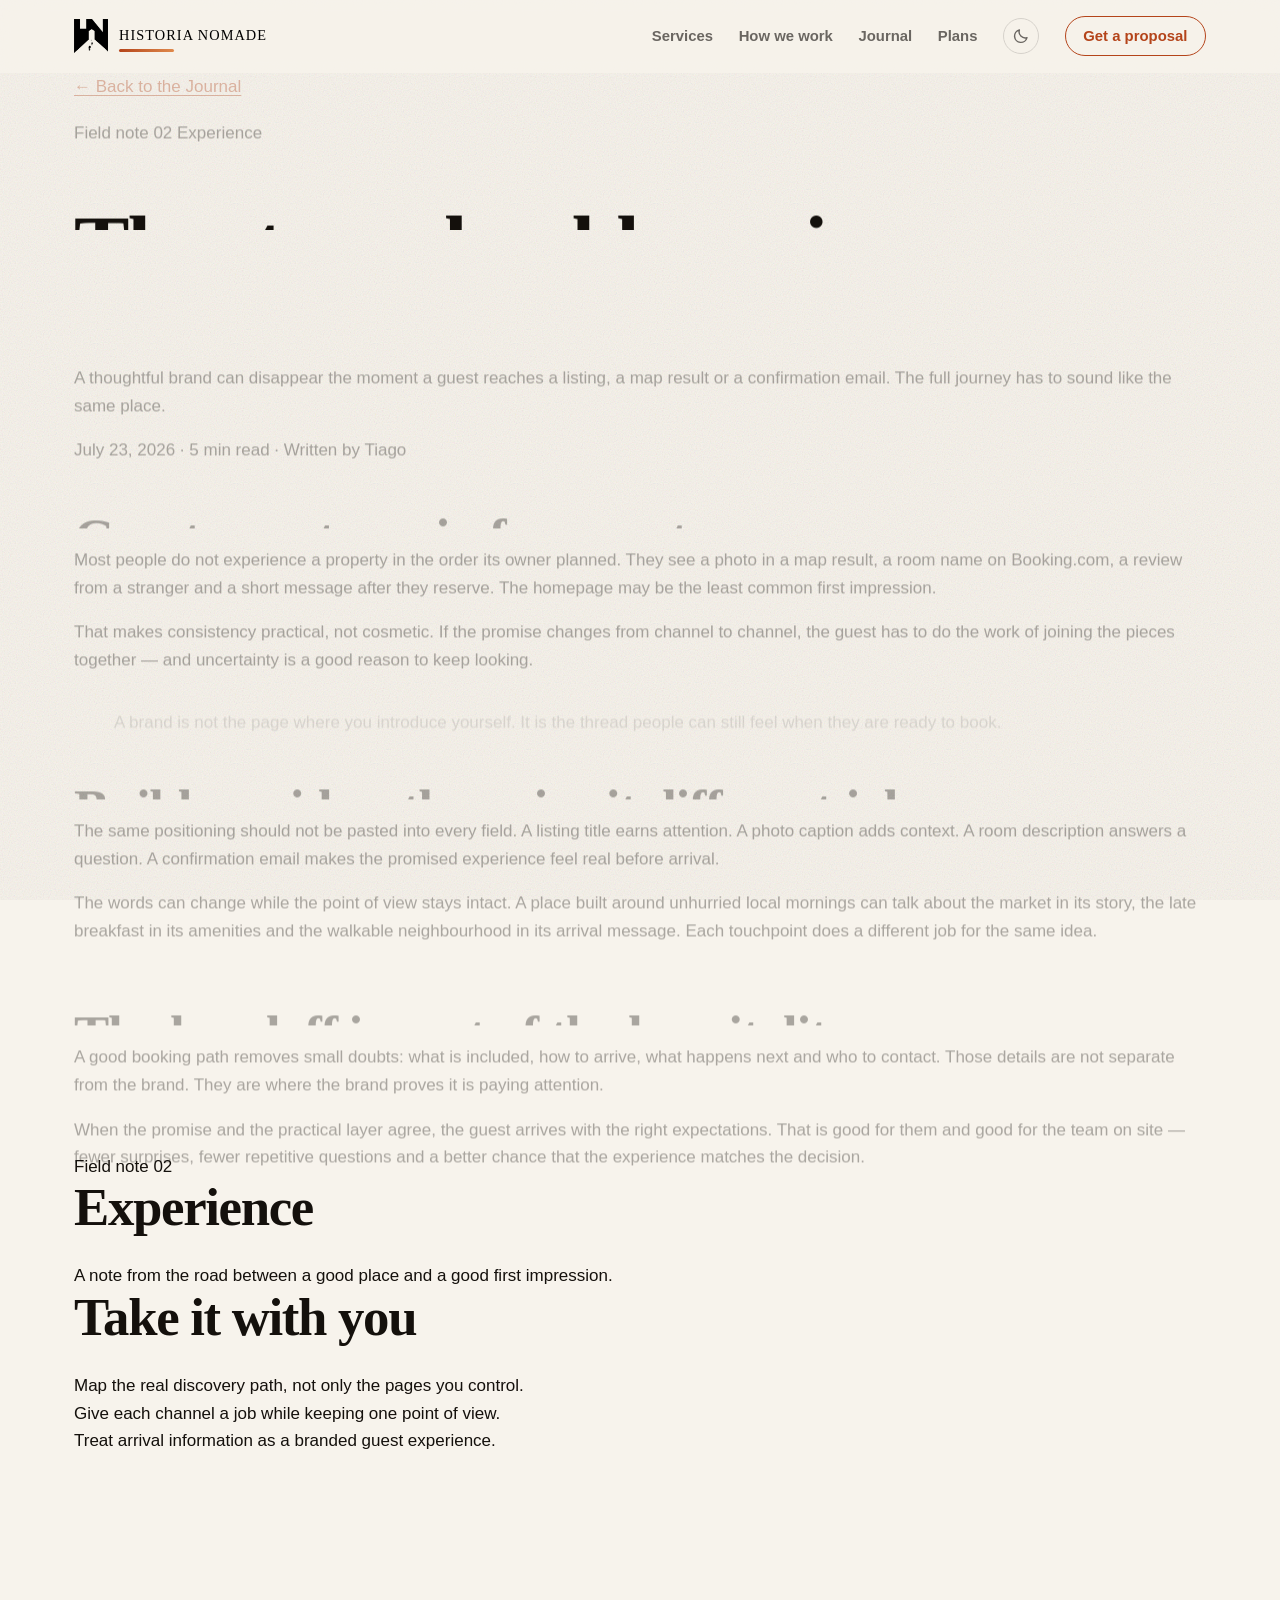
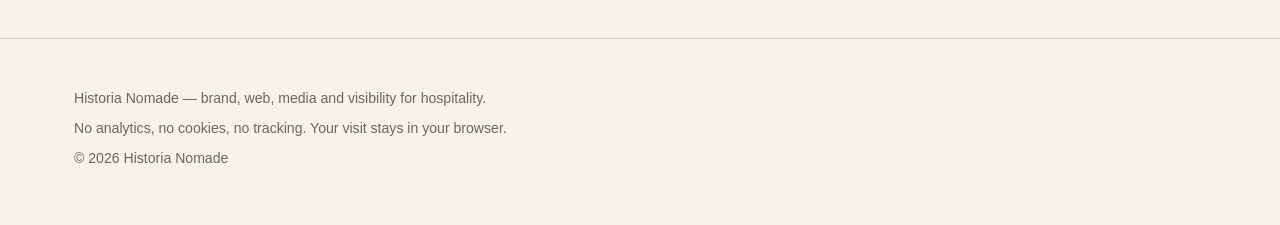
<file: journal/the-story-should-survive-the-booking-page/index.html>
<!DOCTYPE html>
<html lang="en">
<head>
<meta charset="UTF-8">
<meta name="viewport" content="width=device-width, initial-scale=1.0">
<meta name="referrer" content="no-referrer">
<meta http-equiv="Content-Security-Policy" content="default-src 'self'; script-src 'self'; style-src 'self'; font-src 'self'; img-src 'self' data:; connect-src 'none'; object-src 'none'; frame-src 'none'; worker-src 'none'; base-uri 'none'; form-action 'self'; upgrade-insecure-requests">

<!-- Change the single source value in content/journal.json when the site is ready for indexing. -->
<meta name="robots" content="noindex, nofollow">

<title>The story should survive the booking page. — Historia Nomade Journal</title>
<meta name="description" content="A thoughtful brand can disappear the moment a guest reaches a listing, a map result or a confirmation email. The full journey has to sound like the same place.">
<link rel="canonical" href="https://nomadhistory.github.io/journal/the-story-should-survive-the-booking-page/">
<link rel="alternate" type="application/rss+xml" title="Historia Nomade Journal" href="../feed.xml">

<meta property="og:type" content="article">
<meta property="og:title" content="The story should survive the booking page. — Historia Nomade Journal">
<meta property="og:description" content="A thoughtful brand can disappear the moment a guest reaches a listing, a map result or a confirmation email. The full journey has to sound like the same place.">
<meta property="og:url" content="https://nomadhistory.github.io/journal/the-story-should-survive-the-booking-page/">
<meta property="og:image" content="https://nomadhistory.github.io/og-image.png">
<meta property="og:image:alt" content="Historia Nomade Journal">
<meta property="og:locale" content="en">

<meta property="article:published_time" content="2026-07-23">
<meta property="article:modified_time" content="2026-07-23">
<meta property="article:section" content="Experience">
<meta property="article:author" content="Tiago">
<meta name="twitter:card" content="summary_large_image">
<meta name="twitter:title" content="The story should survive the booking page. — Historia Nomade Journal">
<meta name="twitter:description" content="A thoughtful brand can disappear the moment a guest reaches a listing, a map result or a confirmation email. The full journey has to sound like the same place.">
<meta name="twitter:image" content="https://nomadhistory.github.io/og-image.png">

<meta name="theme-color" content="#14100c">
<link rel="icon" href="../../assets/favicon.ico" sizes="any">
<link rel="icon" type="image/png" sizes="32x32" href="../../assets/favicon-32.png">
<link rel="apple-touch-icon" sizes="180x180" href="../../assets/favicon-180.png">
<link rel="stylesheet" href="../../styles-base.css">
<link rel="stylesheet" href="../../styles-site.css">
<link rel="stylesheet" href="../../styles-journal.css">
<link rel="stylesheet" href="../../styles-motion.css">
<script src="../../js/theme.js"></script>

<script type="application/ld+json">
{
  "@context": "https://schema.org",
  "@graph": [
    {
      "@type": "BlogPosting",
      "@id": "https://nomadhistory.github.io/journal/the-story-should-survive-the-booking-page/#article",
      "headline": "The story should survive the booking page.",
      "description": "A thoughtful brand can disappear the moment a guest reaches a listing, a map result or a confirmation email. The full journey has to sound like the same place.",
      "image": [
        "https://nomadhistory.github.io/og-image.png"
      ],
      "datePublished": "2026-07-23",
      "dateModified": "2026-07-23",
      "author": {
        "@type": "Person",
        "name": "Tiago"
      },
      "publisher": {
        "@type": "Organization",
        "name": "Historia Nomade"
      },
      "mainEntityOfPage": {
        "@type": "WebPage",
        "@id": "https://nomadhistory.github.io/journal/the-story-should-survive-the-booking-page/"
      },
      "articleSection": "Experience",
      "keywords": [
        "hotel guest experience",
        "booking journey",
        "hospitality brand"
      ],
      "isPartOf": {
        "@id": "https://nomadhistory.github.io/journal/#blog"
      }
    },
    {
      "@type": "BreadcrumbList",
      "itemListElement": [
        {
          "@type": "ListItem",
          "position": 1,
          "name": "Historia Nomade",
          "item": "https://nomadhistory.github.io/"
        },
        {
          "@type": "ListItem",
          "position": 2,
          "name": "Journal",
          "item": "https://nomadhistory.github.io/journal/"
        },
        {
          "@type": "ListItem",
          "position": 3,
          "name": "The story should survive the booking page.",
          "item": "https://nomadhistory.github.io/journal/the-story-should-survive-the-booking-page/"
        }
      ]
    }
  ]
}
</script>
</head>
<body>

<a class="skip-link" href="#main">Skip to content</a>
<div class="grain" aria-hidden="true"></div>
<div class="scroll-progress" aria-hidden="true"><span></span></div>
<header class="site-header">
  <div class="wrap header-inner">
    <a class="brand" href="../../" aria-label="Historia Nomade — home">
      <img class="brand-mark" src="../../assets/logo-mark.png" alt="" width="512" height="521" aria-hidden="true">
      <span class="brand-word">
        <img src="../../assets/wordmark.svg" alt="Historia Nomade" width="360" height="42">
      </span>
    </a>
    <nav class="site-nav" aria-label="Main">
      <a href="../../#services">Services</a>
      <a href="../../#method">How we work</a>
      <a href="../" aria-current="page">Journal</a>
      <a href="../../#packages">Plans</a>
      <button class="theme-toggle" type="button" data-theme-toggle aria-pressed="false" aria-label="Switch theme" title="Switch theme">
        <svg class="icon-sun" viewBox="0 0 24 24" width="18" height="18" fill="none" stroke="currentColor" stroke-width="1.9" stroke-linecap="round" aria-hidden="true">
          <circle cx="12" cy="12" r="4.2"></circle>
          <path d="M12 2.5v2.2M12 19.3v2.2M4.2 4.2l1.6 1.6M18.2 18.2l1.6 1.6M2.5 12h2.2M19.3 12h2.2M4.2 19.8l1.6-1.6M18.2 5.8l1.6-1.6"></path>
        </svg>
        <svg class="icon-moon" viewBox="0 0 24 24" width="18" height="18" fill="none" stroke="currentColor" stroke-width="1.9" stroke-linecap="round" stroke-linejoin="round" aria-hidden="true">
          <path d="M20 14.2A8.2 8.2 0 0 1 9.8 4a8.4 8.4 0 1 0 10.2 10.2z"></path>
        </svg>
      </button>
      <a class="nav-cta" href="../../#proposal">Get a proposal</a>
    </nav>
  </div>
</header>
<main id="main" class="journal-page">
  <section class="journal-article-shell" aria-labelledby="article-title">
    <div class="wrap">
      <a class="journal-back" href="../" data-reveal="">← Back to the Journal</a>

      <header class="journal-article-header">
        <div class="journal-article-kicker" data-reveal="">
          <span>Field note 02</span>
          <span class="journal-kicker-rule"></span>
          <span>Experience</span>
        </div>
        <h1 id="article-title" data-split="">The story should survive the booking page.</h1>
        <p class="journal-article-dek" data-reveal="">A thoughtful brand can disappear the moment a guest reaches a listing, a map result or a confirmation email. The full journey has to sound like the same place.</p>
        <p class="journal-article-meta" data-reveal="">July 23, 2026 · 5 min read · Written by Tiago</p>
      </header>

      <div class="journal-article-layout">
        <article class="journal-body" aria-label="The story should survive the booking page." data-reveal="">
          <h2 data-split="">Guests meet you in fragments</h2>
          <p>Most people do not experience a property in the order its owner planned. They see a photo in a map result, a room name on Booking.com, a review from a stranger and a short message after they reserve. The homepage may be the least common first impression.</p>
          <p>That makes consistency practical, not cosmetic. If the promise changes from channel to channel, the guest has to do the work of joining the pieces together — and uncertainty is a good reason to keep looking.</p>
          <blockquote class="journal-pullquote" data-reveal="">A brand is not the page where you introduce yourself. It is the thread people can still feel when they are ready to book.</blockquote>
          <h2 data-split="">Build one idea, then give it different jobs</h2>
          <p>The same positioning should not be pasted into every field. A listing title earns attention. A photo caption adds context. A room description answers a question. A confirmation email makes the promised experience feel real before arrival.</p>
          <p>The words can change while the point of view stays intact. A place built around unhurried local mornings can talk about the market in its story, the late breakfast in its amenities and the walkable neighbourhood in its arrival message. Each touchpoint does a different job for the same idea.</p>
          <h2 data-split="">The handoff is part of the hospitality</h2>
          <p>A good booking path removes small doubts: what is included, how to arrive, what happens next and who to contact. Those details are not separate from the brand. They are where the brand proves it is paying attention.</p>
          <p>When the promise and the practical layer agree, the guest arrives with the right expectations. That is good for them and good for the team on site — fewer surprises, fewer repetitive questions and a better chance that the experience matches the decision.</p>
        </article>

        <aside class="journal-article-rail">
          <div class="journal-route-card">
            <span class="route-issue">Field note 02</span>
            <h2>Experience</h2>
            <p>A note from the road between a good place and a good first impression.</p>
          </div>
          <div class="journal-takeaways">
            <h2>Take it with you</h2>
            <ul><li>Map the real discovery path, not only the pages you control.</li><li>Give each channel a job while keeping one point of view.</li><li>Treat arrival information as a branded guest experience.</li></ul>
          </div>
        </aside>
      </div>

      <aside class="journal-article-footer" data-reveal="">
        <h2>Have a place with a story?</h2>
        <p>If the way your property feels is stronger than the way it looks online, tell us where the gap is.</p>
        <a class="btn btn-primary" href="../../#proposal">Tell us about your place →</a>
      </aside>
    </div>
  </section>
</main>
<footer class="site-footer">
  <div class="wrap">
    <p>Historia Nomade — brand, web, media and visibility for hospitality.</p>
    <p>No analytics, no cookies, no tracking. Your visit stays in your browser.</p>
    <p>© 2026 Historia Nomade</p>
  </div>
</footer>
<script src="../../js/motion.js"></script>
</body>
</html>
</file>
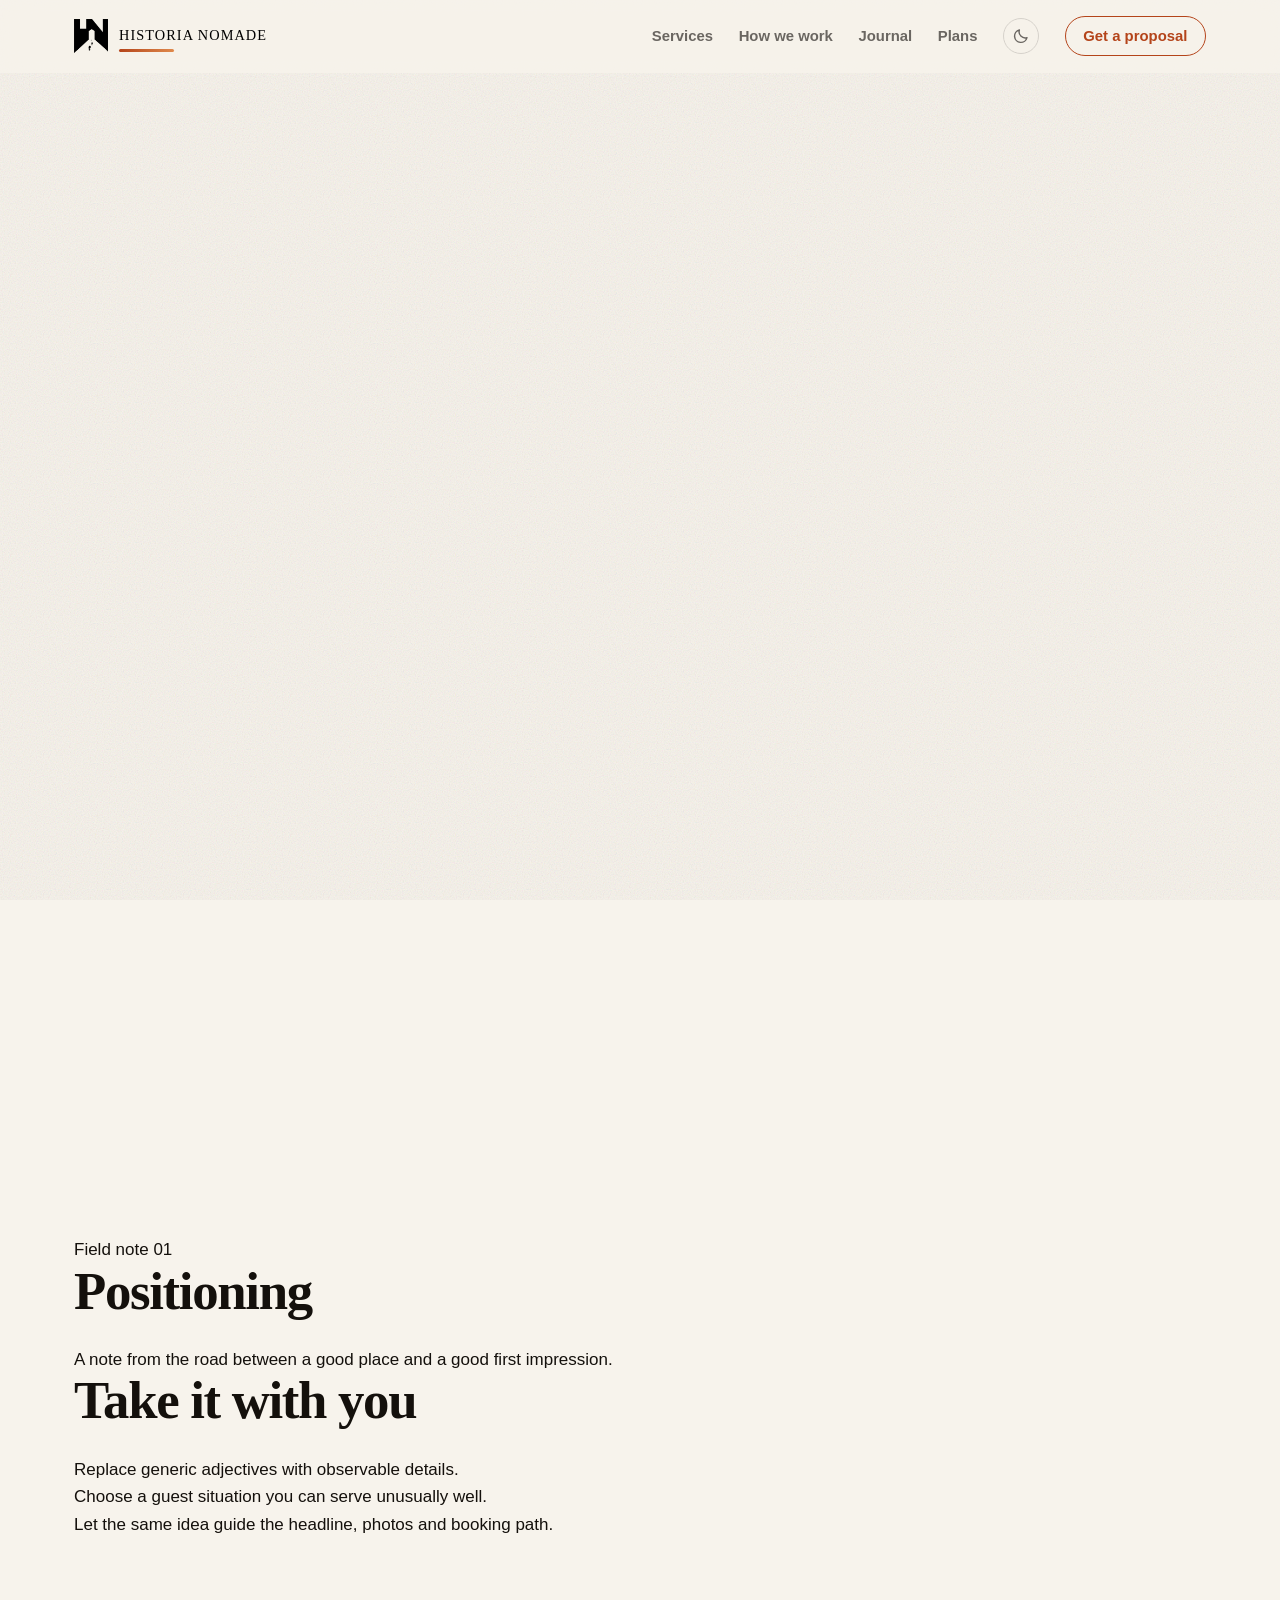
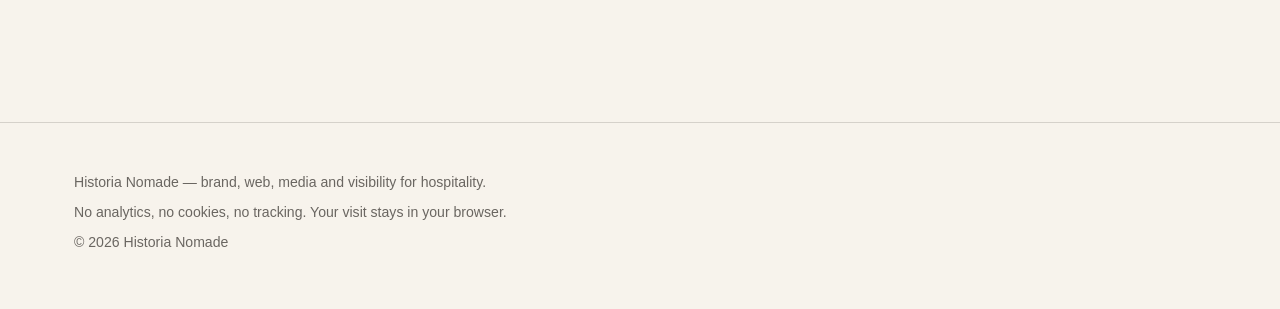
<file: journal/your-hotel-is-not-a-commodity/index.html>
<!DOCTYPE html>
<html lang="en">
<head>
<meta charset="UTF-8">
<meta name="viewport" content="width=device-width, initial-scale=1.0">
<meta name="referrer" content="no-referrer">
<meta http-equiv="Content-Security-Policy" content="default-src 'self'; script-src 'self'; style-src 'self'; font-src 'self'; img-src 'self' data:; connect-src 'none'; object-src 'none'; frame-src 'none'; worker-src 'none'; base-uri 'none'; form-action 'self'; upgrade-insecure-requests">

<!-- Change the single source value in content/journal.json when the site is ready for indexing. -->
<meta name="robots" content="noindex, nofollow">

<title>Your hotel is not a commodity. Your website is making it one. — Historia Nomade Journal</title>
<meta name="description" content="When every property describes itself as charming, central and welcoming, guests end up choosing on price. A better site gives them a reason to choose on fit.">
<link rel="canonical" href="https://nomadhistory.github.io/journal/your-hotel-is-not-a-commodity/">
<link rel="alternate" type="application/rss+xml" title="Historia Nomade Journal" href="../feed.xml">

<meta property="og:type" content="article">
<meta property="og:title" content="Your hotel is not a commodity. Your website is making it one. — Historia Nomade Journal">
<meta property="og:description" content="When every property describes itself as charming, central and welcoming, guests end up choosing on price. A better site gives them a reason to choose on fit.">
<meta property="og:url" content="https://nomadhistory.github.io/journal/your-hotel-is-not-a-commodity/">
<meta property="og:image" content="https://nomadhistory.github.io/og-image.png">
<meta property="og:image:alt" content="Historia Nomade Journal">
<meta property="og:locale" content="en">

<meta property="article:published_time" content="2026-07-18">
<meta property="article:modified_time" content="2026-07-18">
<meta property="article:section" content="Positioning">
<meta property="article:author" content="Marina">
<meta name="twitter:card" content="summary_large_image">
<meta name="twitter:title" content="Your hotel is not a commodity. Your website is making it one. — Historia Nomade Journal">
<meta name="twitter:description" content="When every property describes itself as charming, central and welcoming, guests end up choosing on price. A better site gives them a reason to choose on fit.">
<meta name="twitter:image" content="https://nomadhistory.github.io/og-image.png">

<meta name="theme-color" content="#14100c">
<link rel="icon" href="../../assets/favicon.ico" sizes="any">
<link rel="icon" type="image/png" sizes="32x32" href="../../assets/favicon-32.png">
<link rel="apple-touch-icon" sizes="180x180" href="../../assets/favicon-180.png">
<link rel="stylesheet" href="../../styles-base.css">
<link rel="stylesheet" href="../../styles-site.css">
<link rel="stylesheet" href="../../styles-journal.css">
<link rel="stylesheet" href="../../styles-motion.css">
<script src="../../js/theme.js"></script>

<script type="application/ld+json">
{
  "@context": "https://schema.org",
  "@graph": [
    {
      "@type": "BlogPosting",
      "@id": "https://nomadhistory.github.io/journal/your-hotel-is-not-a-commodity/#article",
      "headline": "Your hotel is not a commodity. Your website is making it one.",
      "description": "When every property describes itself as charming, central and welcoming, guests end up choosing on price. A better site gives them a reason to choose on fit.",
      "image": [
        "https://nomadhistory.github.io/og-image.png"
      ],
      "datePublished": "2026-07-18",
      "dateModified": "2026-07-18",
      "author": {
        "@type": "Person",
        "name": "Marina"
      },
      "publisher": {
        "@type": "Organization",
        "name": "Historia Nomade"
      },
      "mainEntityOfPage": {
        "@type": "WebPage",
        "@id": "https://nomadhistory.github.io/journal/your-hotel-is-not-a-commodity/"
      },
      "articleSection": "Positioning",
      "keywords": [
        "hotel positioning",
        "hospitality marketing",
        "hotel brand"
      ],
      "isPartOf": {
        "@id": "https://nomadhistory.github.io/journal/#blog"
      }
    },
    {
      "@type": "BreadcrumbList",
      "itemListElement": [
        {
          "@type": "ListItem",
          "position": 1,
          "name": "Historia Nomade",
          "item": "https://nomadhistory.github.io/"
        },
        {
          "@type": "ListItem",
          "position": 2,
          "name": "Journal",
          "item": "https://nomadhistory.github.io/journal/"
        },
        {
          "@type": "ListItem",
          "position": 3,
          "name": "Your hotel is not a commodity. Your website is making it one.",
          "item": "https://nomadhistory.github.io/journal/your-hotel-is-not-a-commodity/"
        }
      ]
    }
  ]
}
</script>
</head>
<body>

<a class="skip-link" href="#main">Skip to content</a>
<div class="grain" aria-hidden="true"></div>
<div class="scroll-progress" aria-hidden="true"><span></span></div>
<header class="site-header">
  <div class="wrap header-inner">
    <a class="brand" href="../../" aria-label="Historia Nomade — home">
      <img class="brand-mark" src="../../assets/logo-mark.png" alt="" width="512" height="521" aria-hidden="true">
      <span class="brand-word">
        <img src="../../assets/wordmark.svg" alt="Historia Nomade" width="360" height="42">
      </span>
    </a>
    <nav class="site-nav" aria-label="Main">
      <a href="../../#services">Services</a>
      <a href="../../#method">How we work</a>
      <a href="../" aria-current="page">Journal</a>
      <a href="../../#packages">Plans</a>
      <button class="theme-toggle" type="button" data-theme-toggle aria-pressed="false" aria-label="Switch theme" title="Switch theme">
        <svg class="icon-sun" viewBox="0 0 24 24" width="18" height="18" fill="none" stroke="currentColor" stroke-width="1.9" stroke-linecap="round" aria-hidden="true">
          <circle cx="12" cy="12" r="4.2"></circle>
          <path d="M12 2.5v2.2M12 19.3v2.2M4.2 4.2l1.6 1.6M18.2 18.2l1.6 1.6M2.5 12h2.2M19.3 12h2.2M4.2 19.8l1.6-1.6M18.2 5.8l1.6-1.6"></path>
        </svg>
        <svg class="icon-moon" viewBox="0 0 24 24" width="18" height="18" fill="none" stroke="currentColor" stroke-width="1.9" stroke-linecap="round" stroke-linejoin="round" aria-hidden="true">
          <path d="M20 14.2A8.2 8.2 0 0 1 9.8 4a8.4 8.4 0 1 0 10.2 10.2z"></path>
        </svg>
      </button>
      <a class="nav-cta" href="../../#proposal">Get a proposal</a>
    </nav>
  </div>
</header>
<main id="main" class="journal-page">
  <section class="journal-article-shell" aria-labelledby="article-title">
    <div class="wrap">
      <a class="journal-back" href="../" data-reveal="">← Back to the Journal</a>

      <header class="journal-article-header">
        <div class="journal-article-kicker" data-reveal="">
          <span>Field note 01</span>
          <span class="journal-kicker-rule"></span>
          <span>Positioning</span>
        </div>
        <h1 id="article-title" data-split="">Your hotel is not a commodity. Your website is making it one.</h1>
        <p class="journal-article-dek" data-reveal="">When every property describes itself as charming, central and welcoming, guests end up choosing on price. A better site gives them a reason to choose on fit.</p>
        <p class="journal-article-meta" data-reveal="">July 18, 2026 · 6 min read · Written by Marina</p>
      </header>

      <div class="journal-article-layout">
        <article class="journal-body" aria-label="Your hotel is not a commodity. Your website is making it one." data-reveal="">
          <h2 data-split="">The words are not the story</h2>
          <p>A guest can find beautiful, comfortable and well-located on almost every booking page. The phrases are not false. They are simply too thin to help someone decide between two places that both look fine.</p>
          <p>The useful story is more specific. It is the breakfast that starts after the market opens. It is the quiet courtyard at the end of a long walk. It is the fact that the person at reception knows which bus gets you to the beach before the afternoon heat. Details like these turn a room into a kind of stay.</p>
          <blockquote class="journal-pullquote" data-reveal="">People do not book a list of amenities. They book the version of a stay they can already imagine.</blockquote>
          <h2 data-split="">Start with the guest you can actually delight</h2>
          <p>Positioning is not a slogan exercise. It is deciding which guest will feel that your property was made with them in mind — and being willing to be less relevant to everyone else.</p>
          <p>A small hotel does not need to win every search. It needs to be unmistakably right for a few valuable situations: a slow weekend, a family base for exploring, a quiet place to work, or the first night after a long journey. Once that choice is clear, the copy, photos and offers stop pulling in different directions.</p>
          <h2 data-split="">Make the difference visible before the booking button</h2>
          <p>A guest should not have to open five tabs and compare amenities to discover why your place is different. Put the point of view near the beginning, then let the rest of the page prove it with rooms, rituals, neighbourhood details and honest practical information.</p>
          <p>The result is not louder marketing. It is a calmer decision. The right guest recognises themselves sooner, and the property has a better chance of being chosen for what it actually does well.</p>
        </article>

        <aside class="journal-article-rail">
          <div class="journal-route-card">
            <span class="route-issue">Field note 01</span>
            <h2>Positioning</h2>
            <p>A note from the road between a good place and a good first impression.</p>
          </div>
          <div class="journal-takeaways">
            <h2>Take it with you</h2>
            <ul><li>Replace generic adjectives with observable details.</li><li>Choose a guest situation you can serve unusually well.</li><li>Let the same idea guide the headline, photos and booking path.</li></ul>
          </div>
        </aside>
      </div>

      <aside class="journal-article-footer" data-reveal="">
        <h2>Have a place with a story?</h2>
        <p>If the way your property feels is stronger than the way it looks online, tell us where the gap is.</p>
        <a class="btn btn-primary" href="../../#proposal">Tell us about your place →</a>
      </aside>
    </div>
  </section>
</main>
<footer class="site-footer">
  <div class="wrap">
    <p>Historia Nomade — brand, web, media and visibility for hospitality.</p>
    <p>No analytics, no cookies, no tracking. Your visit stays in your browser.</p>
    <p>© 2026 Historia Nomade</p>
  </div>
</footer>
<script src="../../js/motion.js"></script>
</body>
</html>
</file>
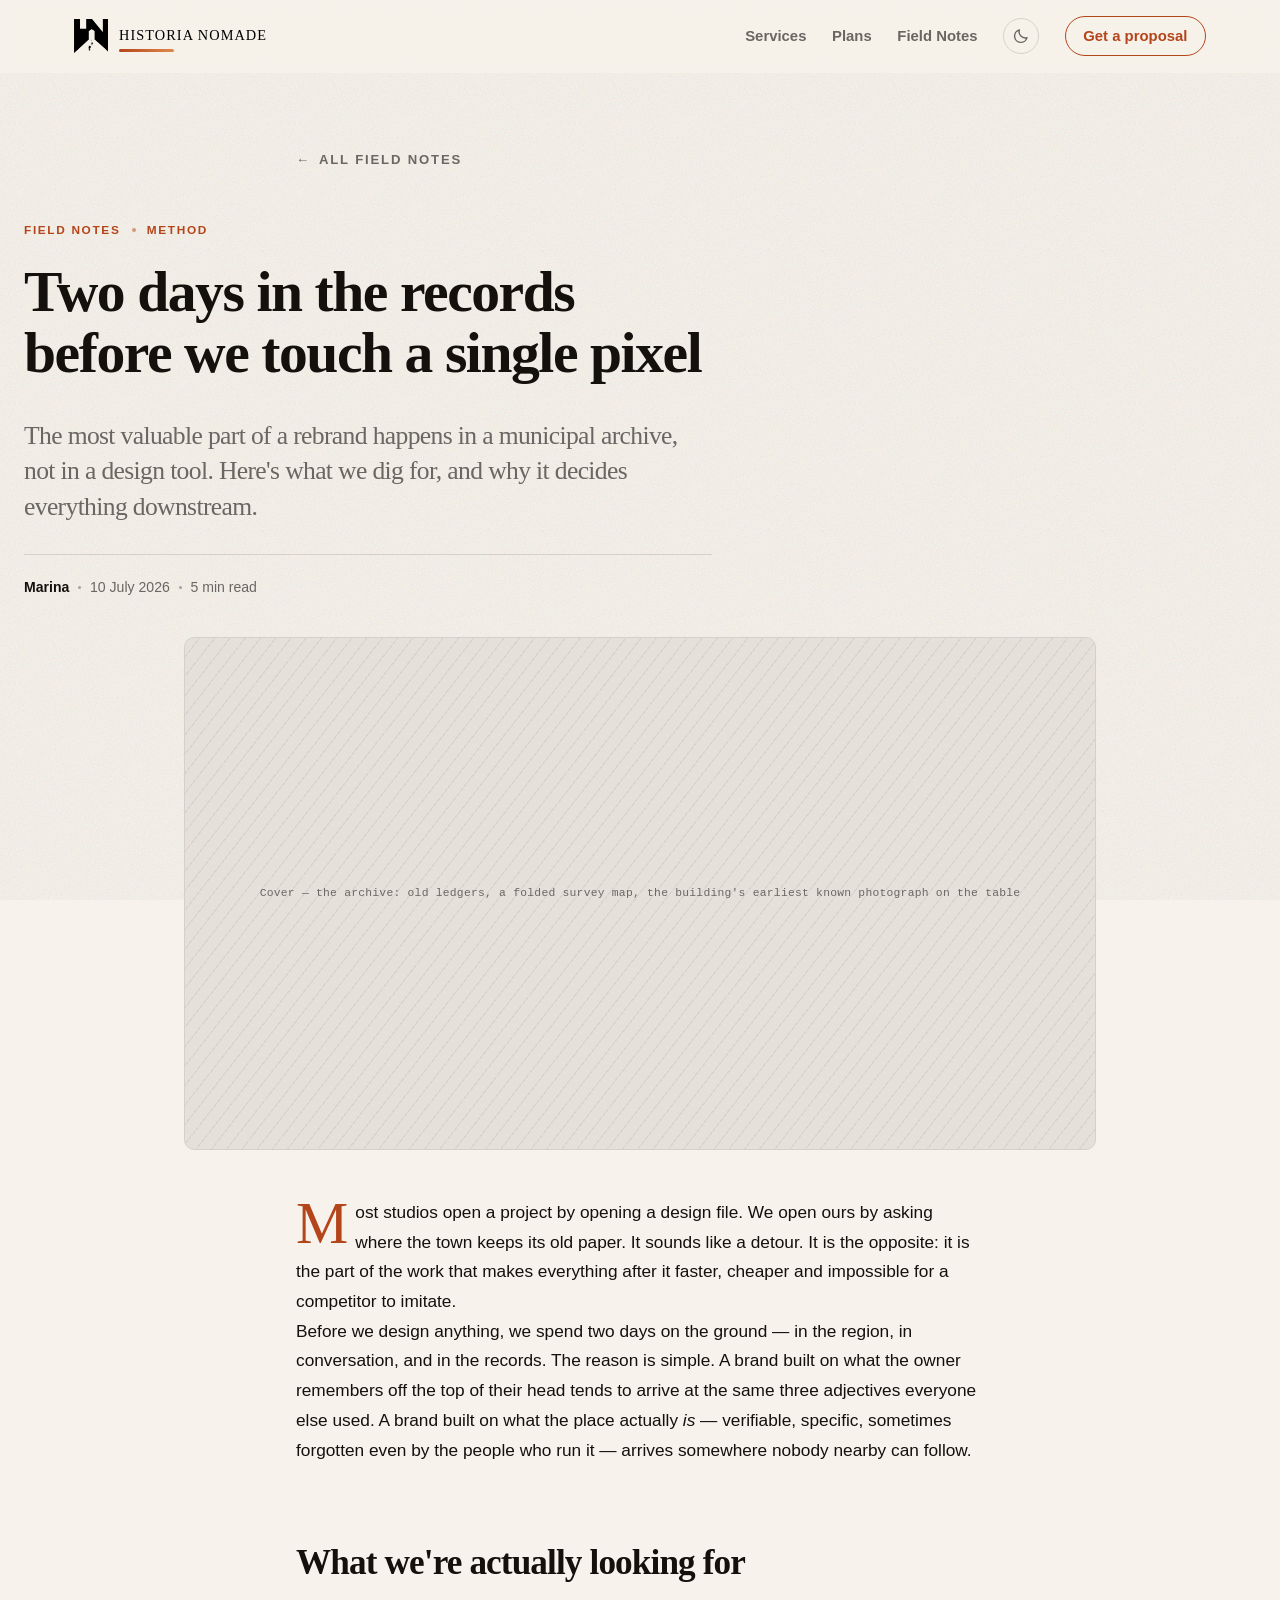
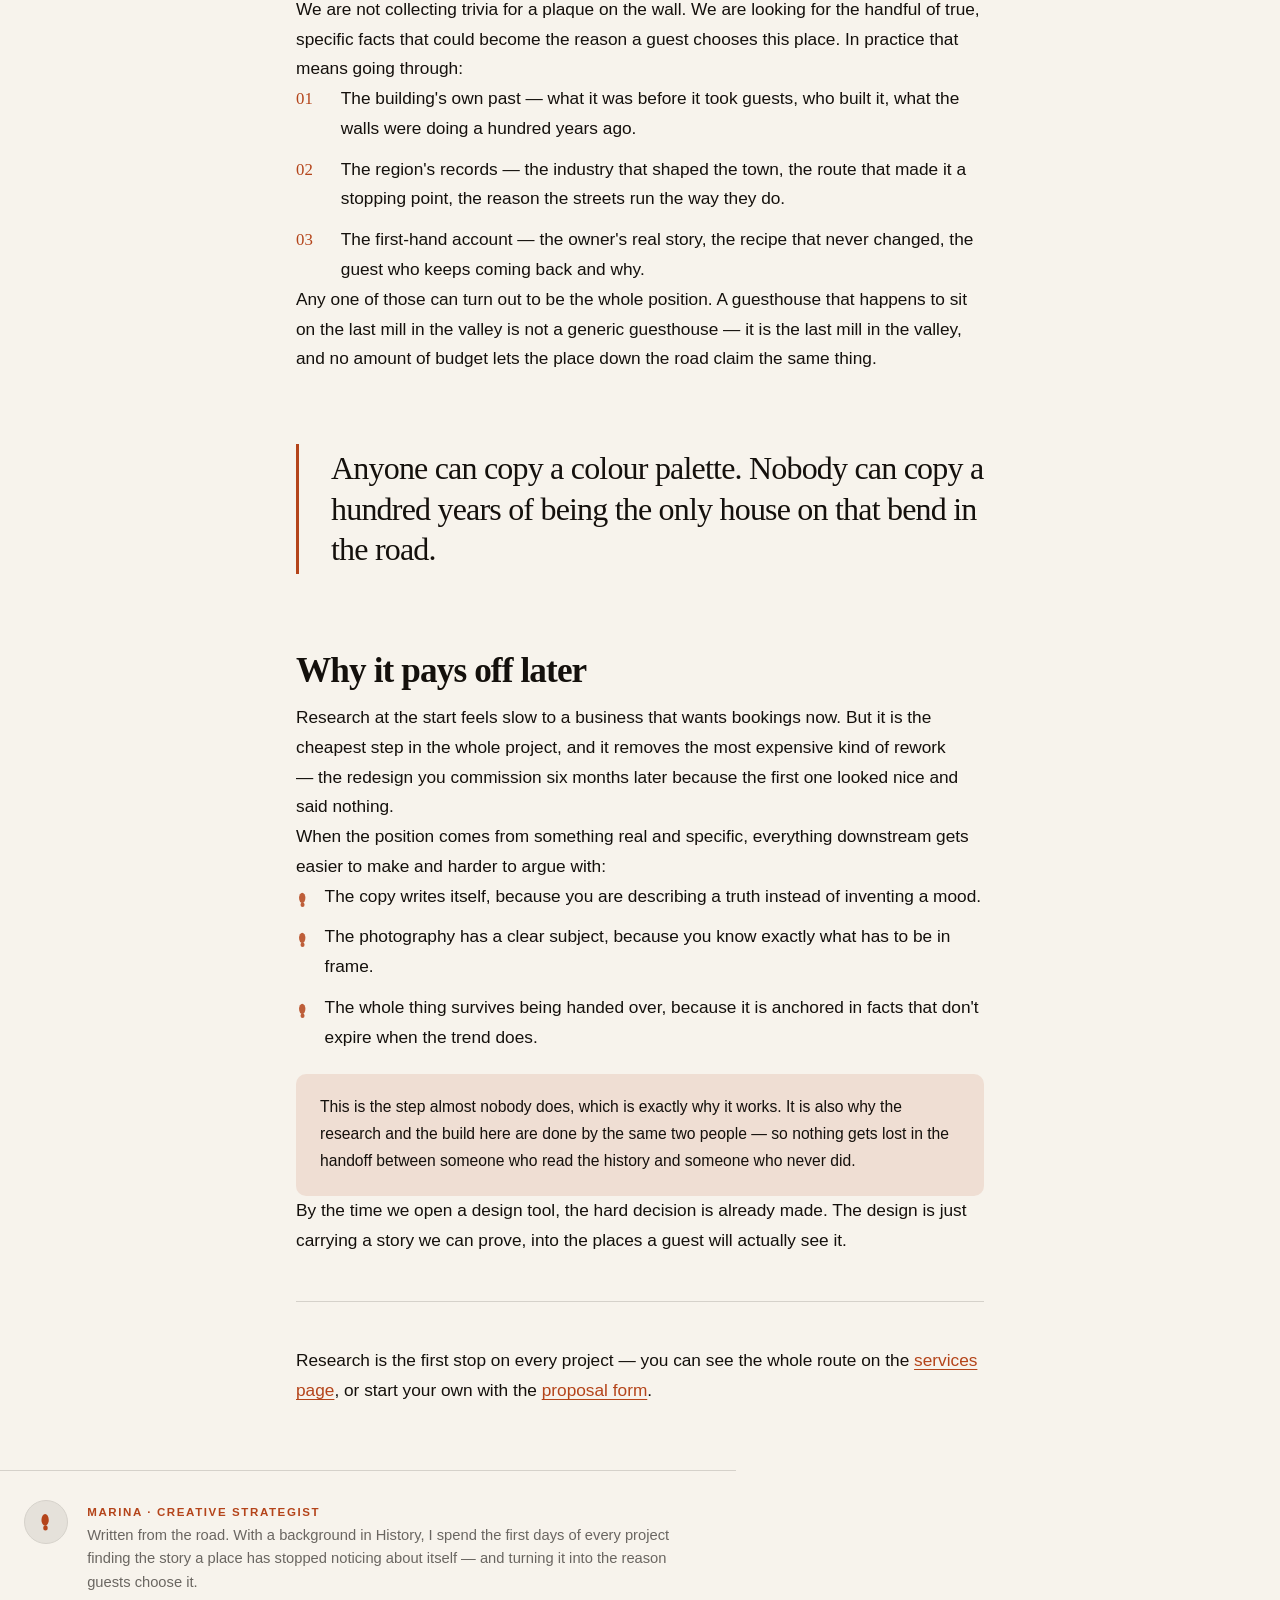
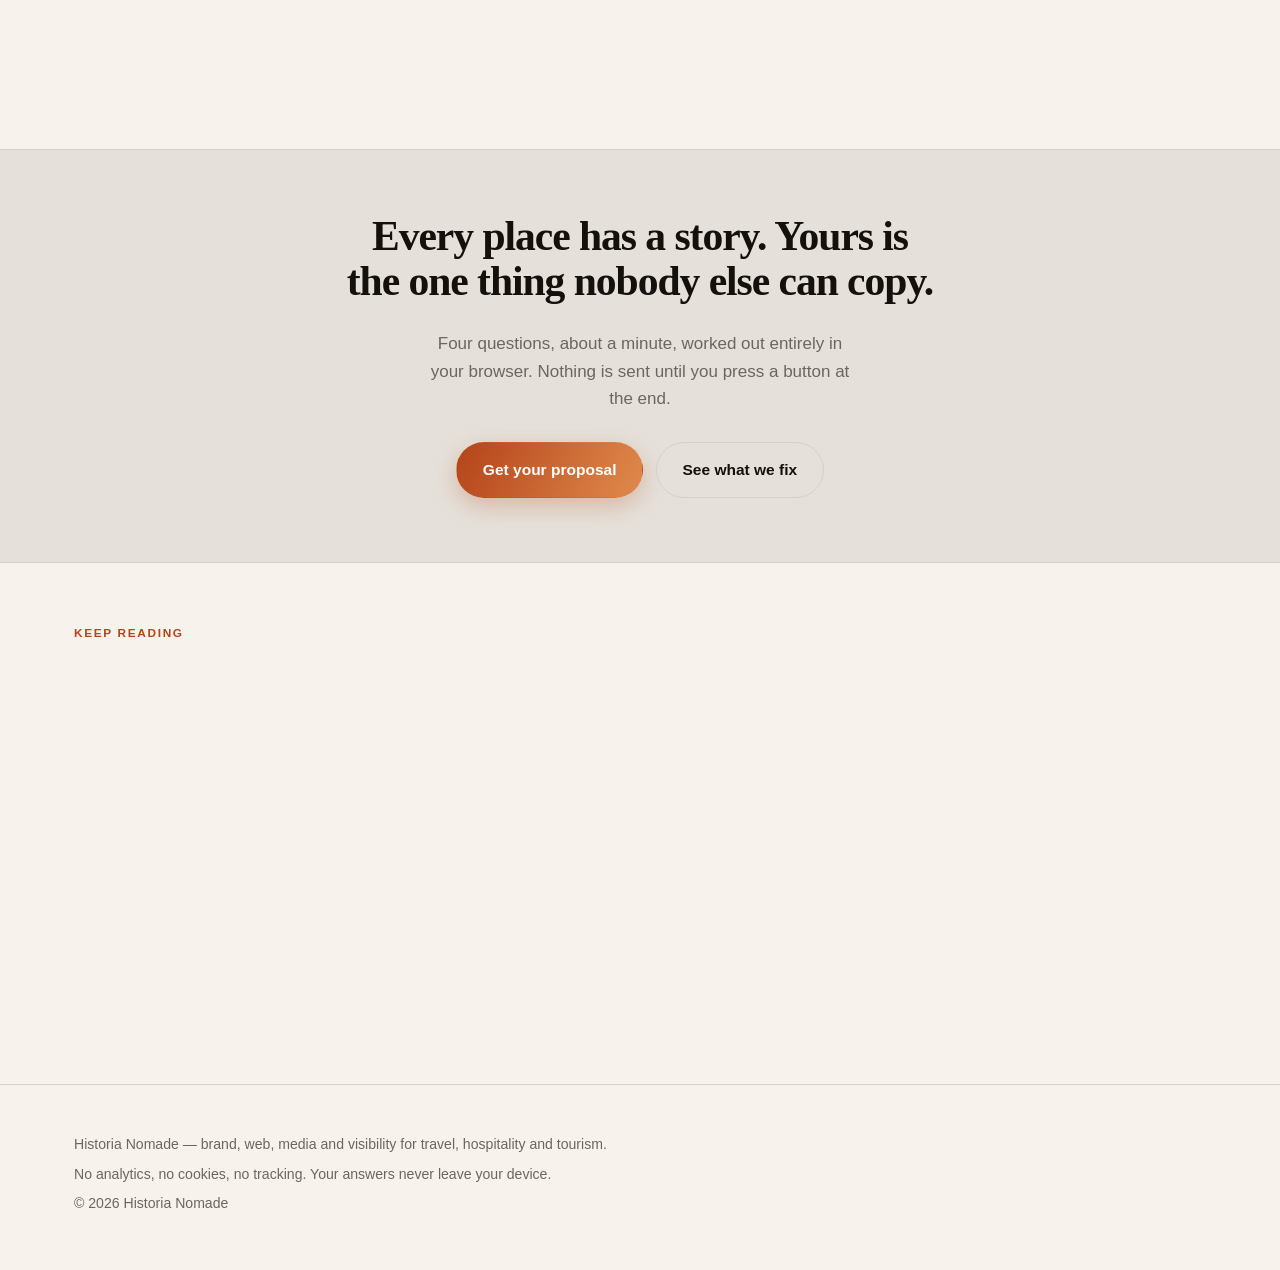
<file: blog/two-days-in-the-records.html>
<!DOCTYPE html>
<html lang="en">
<head>
<meta charset="UTF-8">
<meta name="viewport" content="width=device-width, initial-scale=1.0">
<meta name="referrer" content="no-referrer">
<meta http-equiv="Content-Security-Policy" content="default-src 'self'; script-src 'self'; style-src 'self'; font-src 'self'; img-src 'self' data:; connect-src 'none'; object-src 'none'; frame-src 'none'; worker-src 'none'; base-uri 'none'; form-action 'self'; upgrade-insecure-requests">
<meta name="robots" content="index, follow">

<title>Two days in the records before we touch a single pixel · Field Notes</title>
<meta name="description" content="The most valuable part of a rebrand happens in a municipal archive, not in a design tool. What we dig for in a place's history, and why it decides everything downstream — a field note on method.">
<link rel="canonical" href="https://historianomade.com/blog/two-days-in-the-records.html">

<meta property="og:type" content="article">
<meta property="og:title" content="Field note: two days in the records before we touch a single pixel">
<meta property="og:description" content="The most valuable part of a rebrand happens in an archive, not in a design tool. Here's what we dig for.">
<meta property="og:url" content="https://historianomade.com/blog/two-days-in-the-records.html">
<meta property="og:image" content="https://historianomade.com/og-image.png">
<meta property="og:locale" content="en">
<meta property="article:published_time" content="2026-07-10">
<meta property="article:author" content="Marina">
<meta property="article:section" content="Method">

<meta name="twitter:card" content="summary_large_image">
<meta name="twitter:title" content="Field note: two days in the records before we touch a single pixel">
<meta name="twitter:description" content="The most valuable part of a rebrand happens in an archive, not in a design tool.">
<meta name="twitter:image" content="https://historianomade.com/og-image.png">

<meta name="theme-color" content="#14100c">
<link rel="icon" href="../assets/favicon.ico" sizes="any">
<link rel="icon" type="image/png" sizes="32x32" href="../assets/favicon-32.png">
<link rel="apple-touch-icon" sizes="180x180" href="../assets/favicon-180.png">
<link rel="stylesheet" href="../styles-base.css">
<link rel="stylesheet" href="../styles-site.css">
<link rel="stylesheet" href="../styles-motion.css">
<link rel="stylesheet" href="../styles-journal.css">

<script src="../js/theme.js"></script>

<script type="application/ld+json">
{
  "@context": "https://schema.org",
  "@type": "BlogPosting",
  "headline": "Field note: two days in the records before we touch a single pixel",
  "description": "A field note on method: what we dig for in a place's history before any design work, and why it decides everything downstream.",
  "datePublished": "2026-07-10",
  "author": { "@type": "Person", "name": "Marina" },
  "publisher": {
    "@type": "ProfessionalService",
    "name": "Historia Nomade",
    "url": "https://historianomade.com/"
  },
  "mainEntityOfPage": "https://historianomade.com/blog/two-days-in-the-records.html",
  "articleSection": "Method",
  "inLanguage": "en"
}
</script>
</head>
<body>

<a class="skip-link" href="#main">Skip to content</a>

<div class="grain" aria-hidden="true"></div>
<div class="scroll-progress" aria-hidden="true"><span></span></div>

<header class="site-header" data-journal-header></header>

<main id="main">
  <article class="article">
    <div class="article-column">
      <a class="article-back" href="index.html"><span class="arrow">←</span> All field notes</a>
    </div>

    <header class="article-header article-column">
      <p class="article-kicker"><span>Field Notes</span><span class="dot"></span><span>Method</span></p>
      <h1 data-split>Two days in the records before we touch a single pixel</h1>
      <p class="article-standfirst">The most valuable part of a rebrand happens in a municipal archive, not in a design tool. Here's what we dig for, and why it decides everything downstream.</p>
      <p class="article-byline"><strong>Marina</strong><span class="sep"></span><time datetime="2026-07-10">10 July 2026</time><span class="sep"></span><span>5 min read</span></p>
    </header>

    <figure class="article-cover">
      <div class="post-cover is-empty"><span>Cover — the archive: old ledgers, a folded survey map, the building's earliest known photograph on the table</span></div>
    </figure>

    <div class="prose article-column">
      <p>Most studios open a project by opening a design file. We open ours by asking where the town keeps its old paper. It sounds like a detour. It is the opposite: it is the part of the work that makes everything after it faster, cheaper and impossible for a competitor to imitate.</p>

      <p>Before we design anything, we spend two days on the ground — in the region, in conversation, and in the records. The reason is simple. A brand built on what the owner remembers off the top of their head tends to arrive at the same three adjectives everyone else used. A brand built on what the place actually <em>is</em> — verifiable, specific, sometimes forgotten even by the people who run it — arrives somewhere nobody nearby can follow.</p>

      <h2>What we're actually looking for</h2>

      <p>We are not collecting trivia for a plaque on the wall. We are looking for the handful of true, specific facts that could become the reason a guest chooses this place. In practice that means going through:</p>

      <ol>
        <li>The building's own past — what it was before it took guests, who built it, what the walls were doing a hundred years ago.</li>
        <li>The region's records — the industry that shaped the town, the route that made it a stopping point, the reason the streets run the way they do.</li>
        <li>The first-hand account — the owner's real story, the recipe that never changed, the guest who keeps coming back and why.</li>
      </ol>

      <p>Any one of those can turn out to be the whole position. A guesthouse that happens to sit on the last mill in the valley is not a generic guesthouse — it is the last mill in the valley, and no amount of budget lets the place down the road claim the same thing.</p>

      <blockquote>
        <p>Anyone can copy a colour palette. Nobody can copy a hundred years of being the only house on that bend in the road.</p>
      </blockquote>

      <h2>Why it pays off later</h2>

      <p>Research at the start feels slow to a business that wants bookings now. But it is the cheapest step in the whole project, and it removes the most expensive kind of rework — the redesign you commission six months later because the first one looked nice and said nothing.</p>

      <p>When the position comes from something real and specific, everything downstream gets easier to make and harder to argue with:</p>

      <ul>
        <li>The copy writes itself, because you are describing a truth instead of inventing a mood.</li>
        <li>The photography has a clear subject, because you know exactly what has to be in frame.</li>
        <li>The whole thing survives being handed over, because it is anchored in facts that don't expire when the trend does.</li>
      </ul>

      <div class="callout">
        <p>This is the step almost nobody does, which is exactly why it works. It is also why the research and the build here are done by the same two people — so nothing gets lost in the handoff between someone who read the history and someone who never did.</p>
      </div>

      <p>By the time we open a design tool, the hard decision is already made. The design is just carrying a story we can prove, into the places a guest will actually see it.</p>

      <hr>

      <p>Research is the first stop on every project — you can see the whole route on the <a href="../index.html#services">services page</a>, or start your own with the <a href="../index.html#proposal">proposal form</a>.</p>
    </div>

    <div class="article-sign article-column">
      <span class="sign-mark" data-foot-mark aria-hidden="true"></span>
      <p class="sign-body">
        <span class="sign-role">Marina · Creative Strategist</span><br>
        Written from the road. With a background in History, I spend the first days of every project finding the story a place has stopped noticing about itself — and turning it into the reason guests choose it.
      </p>
    </div>
  </article>

  <section class="article-cta">
    <div class="article-column">
      <h2>Every place has a story. Yours is the one thing nobody else can copy.</h2>
      <p>Four questions, about a minute, worked out entirely in your browser. Nothing is sent until you press a button at the end.</p>
      <div class="article-actions">
        <a class="btn btn-primary" href="../index.html#proposal">Get your proposal</a>
        <a class="btn btn-ghost" href="../index.html#services">See what we fix</a>
      </div>
    </div>
  </section>

  <section class="related">
    <div class="wrap" data-journal-related="two-days-in-the-records"></div>
  </section>
</main>

<footer class="site-footer" data-journal-footer></footer>

<script src="../js/content.js"></script>
<script src="../js/journal.js"></script>
<script src="../js/motion.js"></script>
</body>
</html>
</file>
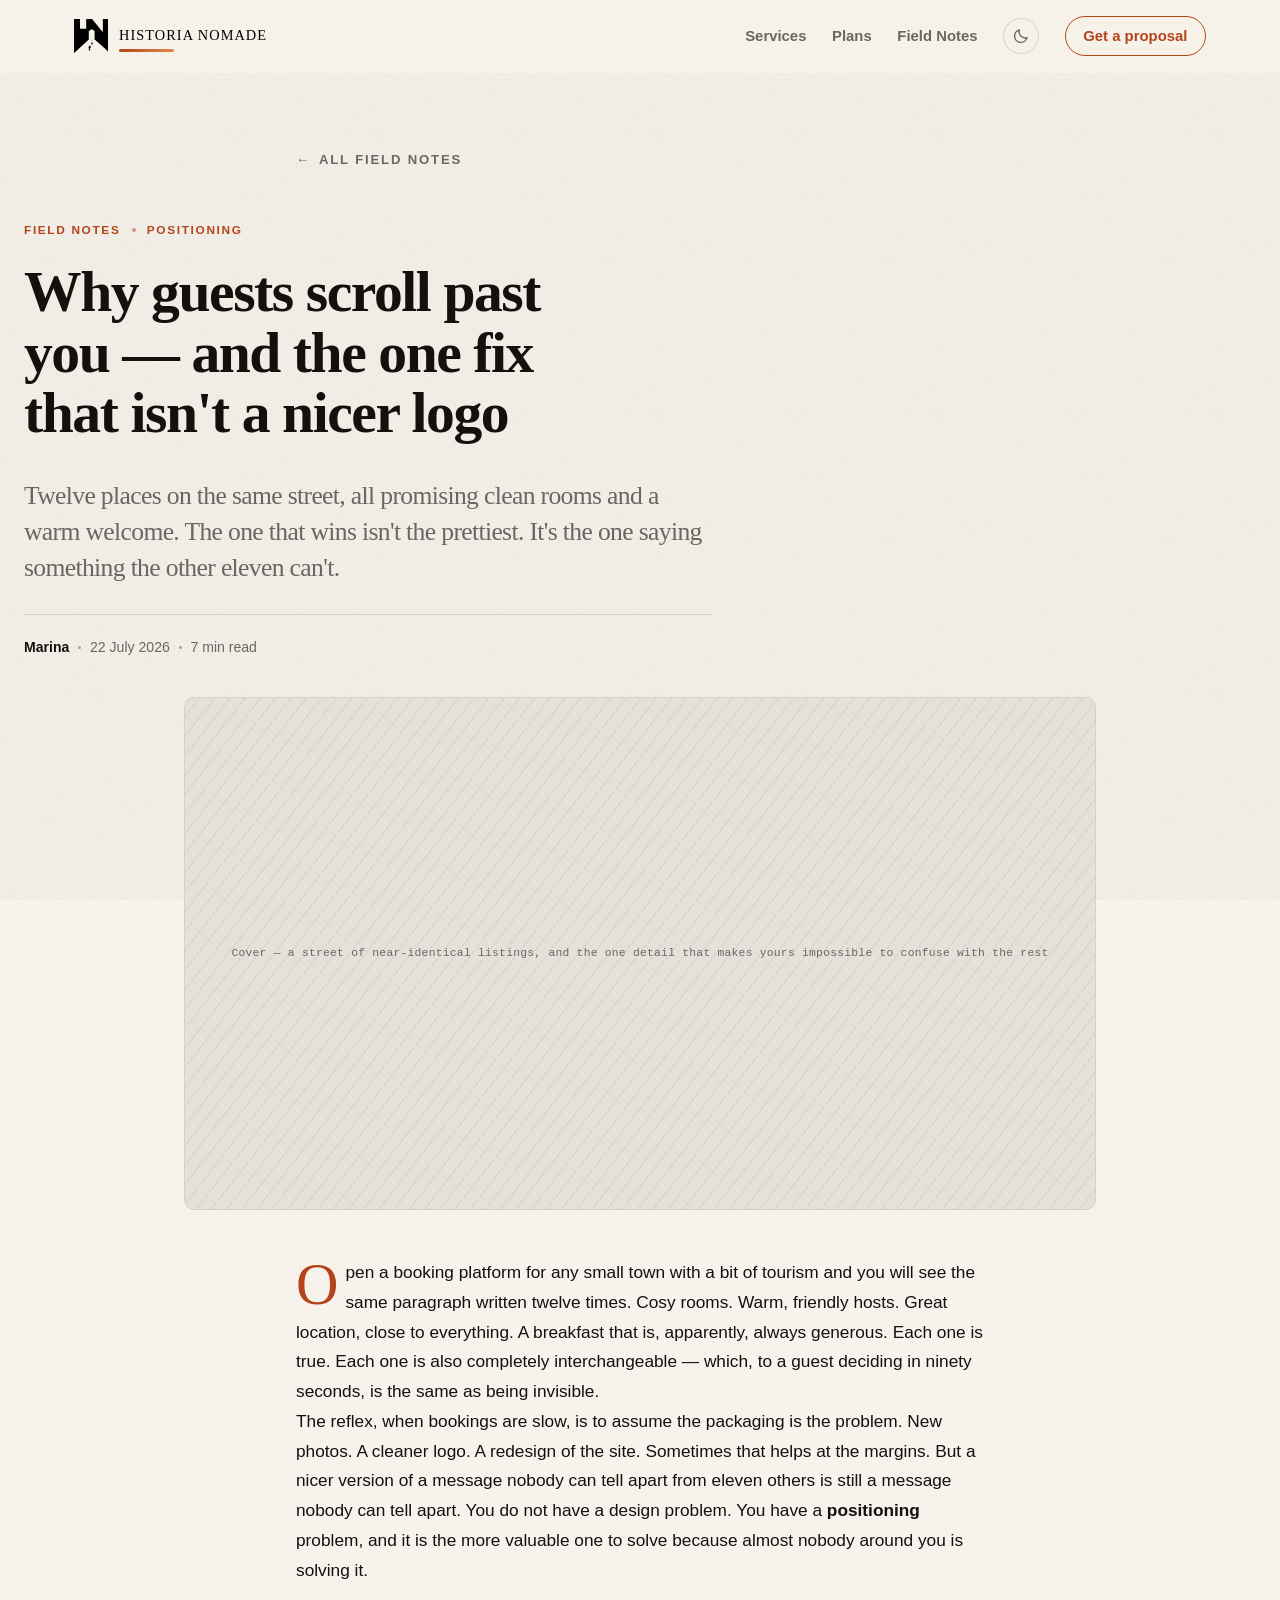
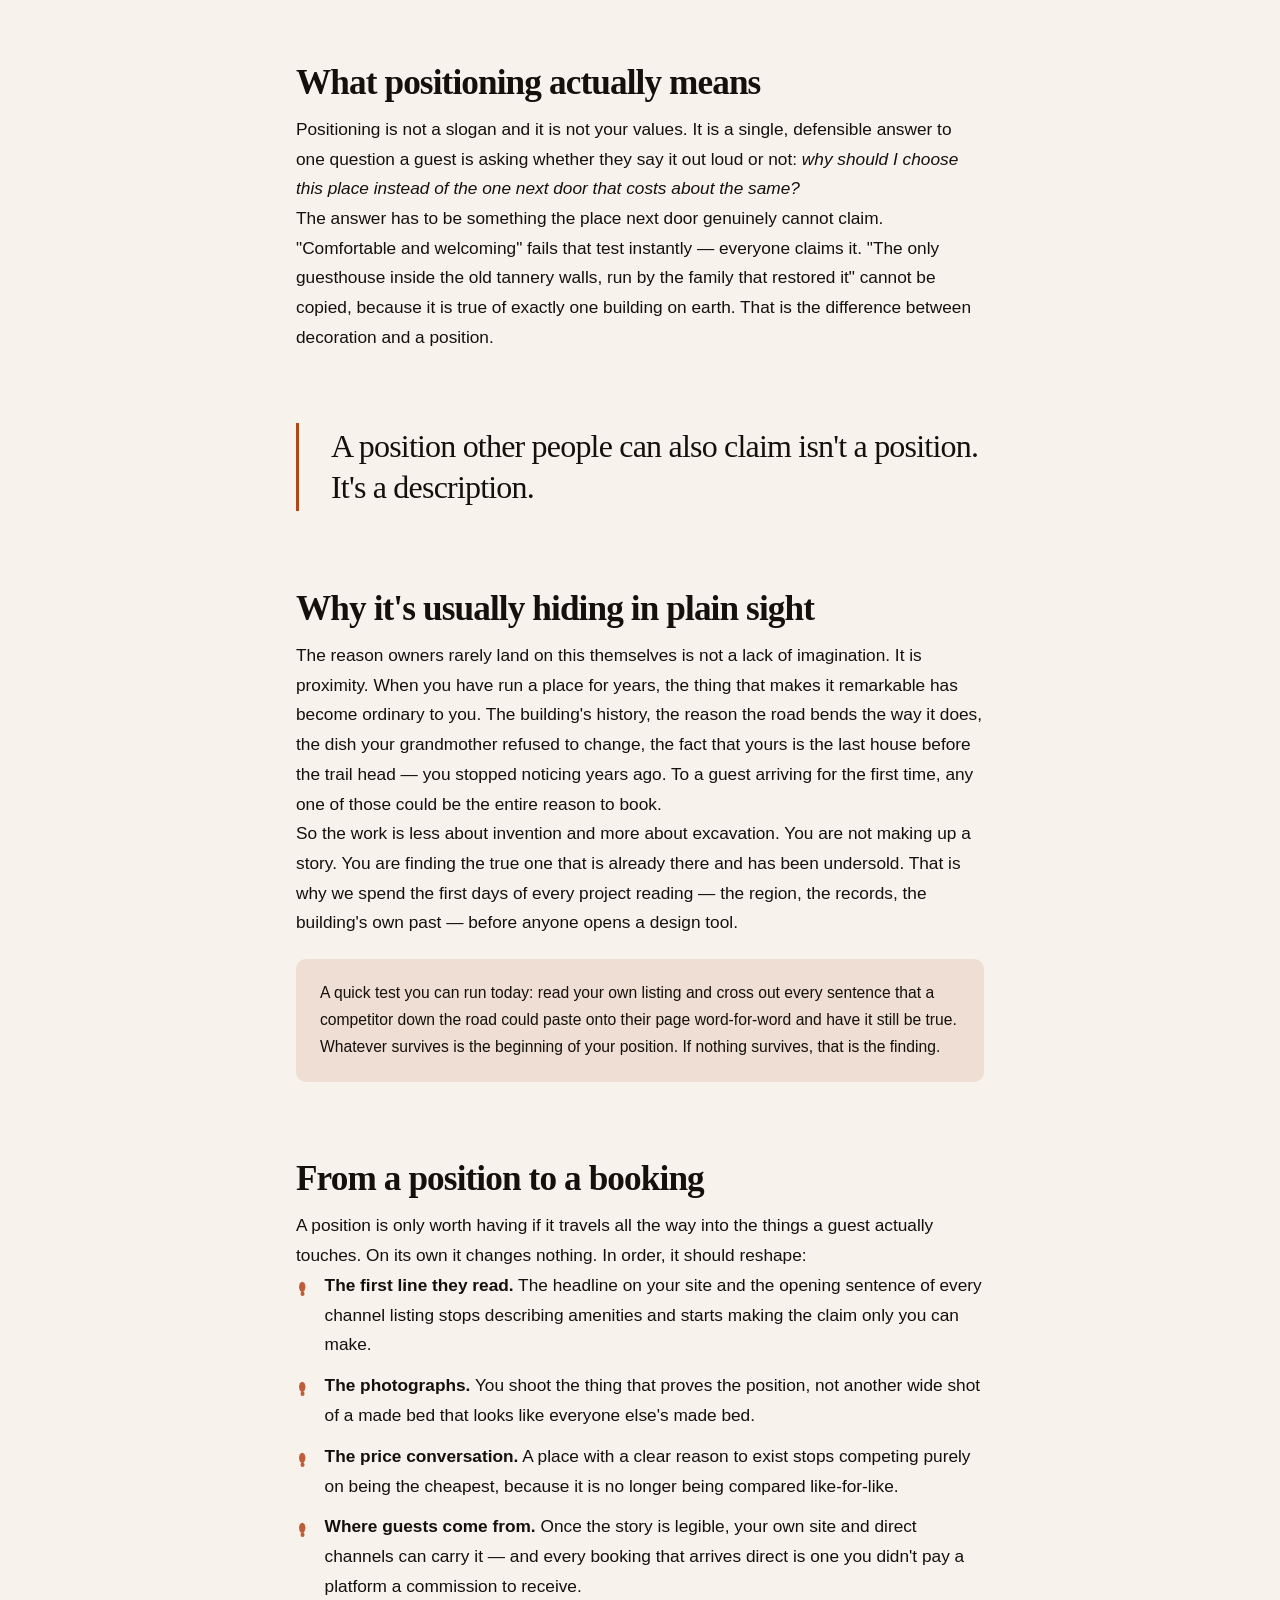
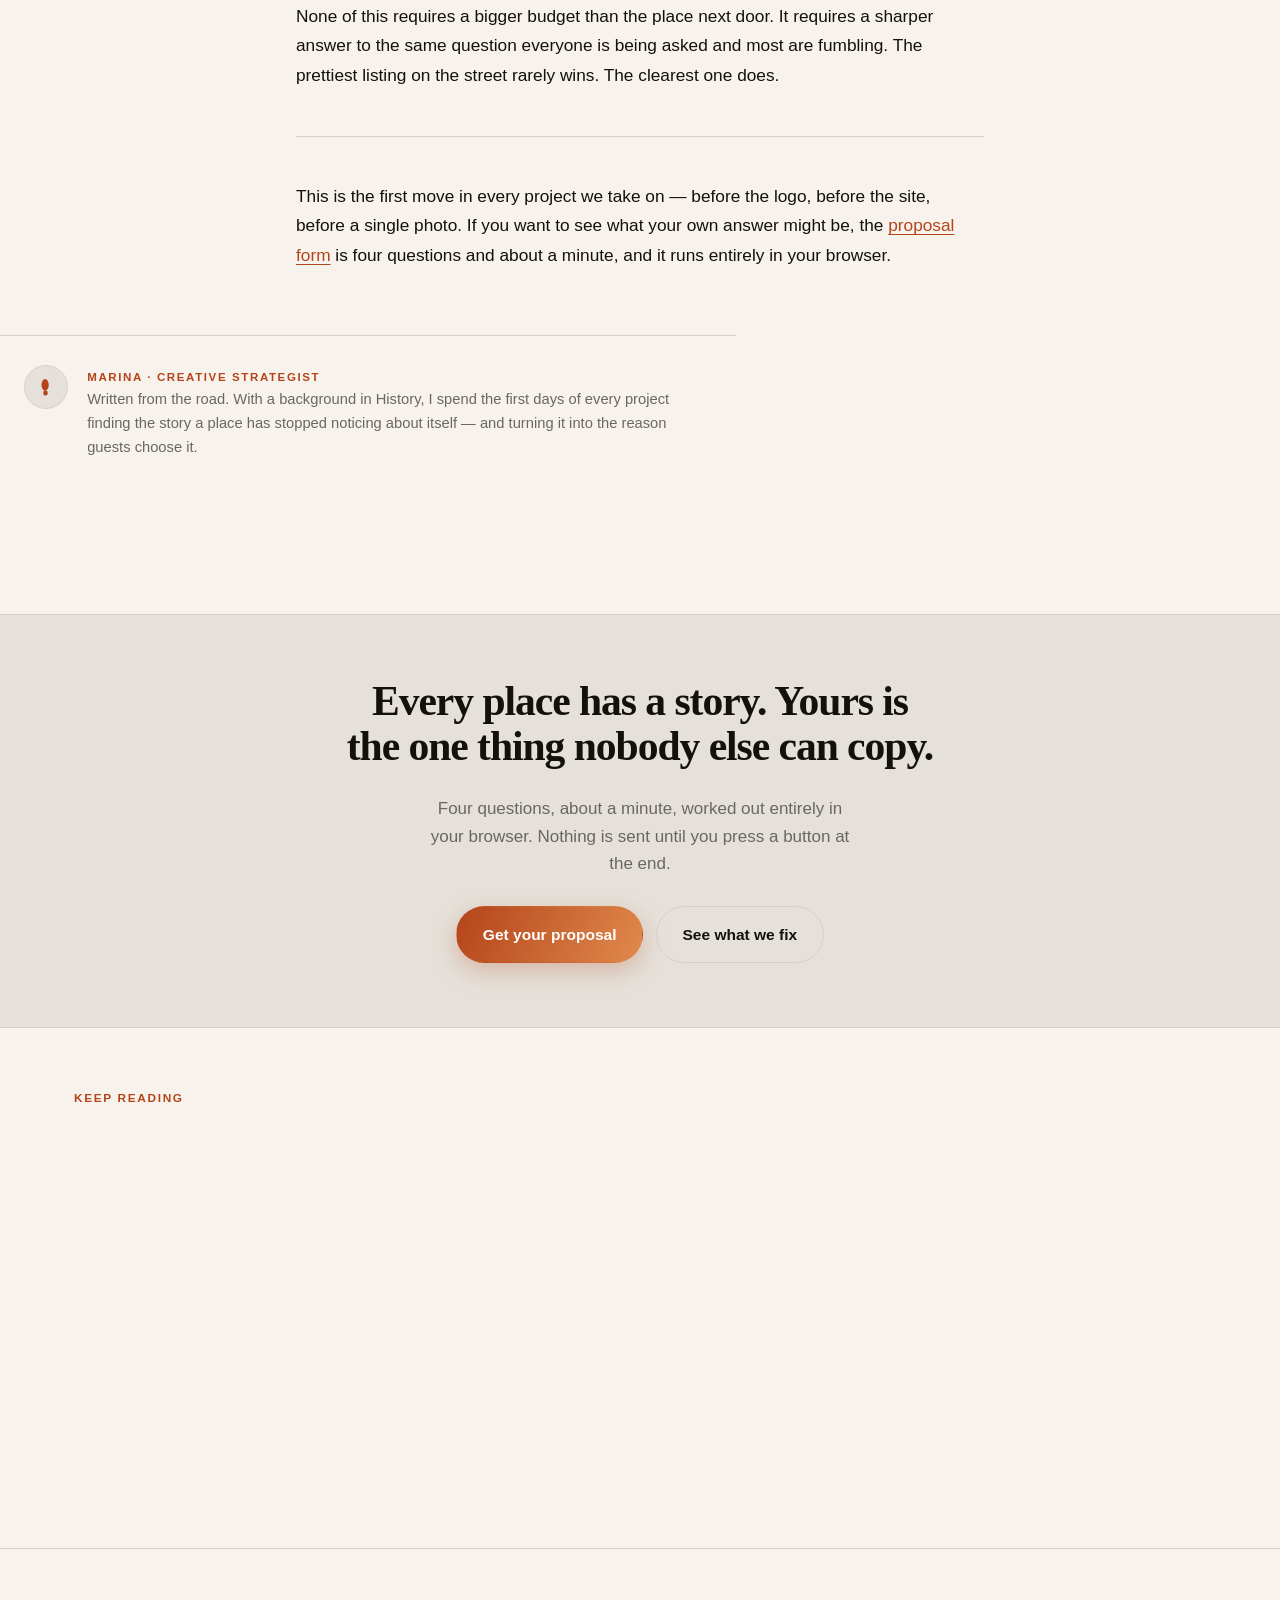
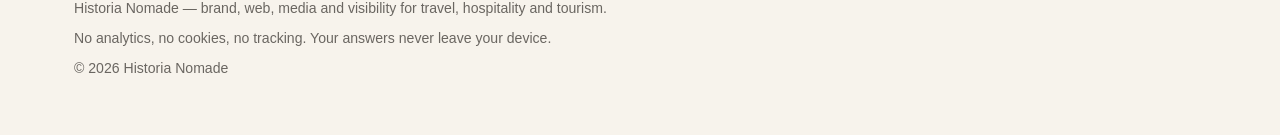
<file: blog/why-guests-scroll-past-you.html>
<!DOCTYPE html>
<html lang="en">
<head>
<meta charset="UTF-8">
<meta name="viewport" content="width=device-width, initial-scale=1.0">
<meta name="referrer" content="no-referrer">
<meta http-equiv="Content-Security-Policy" content="default-src 'self'; script-src 'self'; style-src 'self'; font-src 'self'; img-src 'self' data:; connect-src 'none'; object-src 'none'; frame-src 'none'; worker-src 'none'; base-uri 'none'; form-action 'self'; upgrade-insecure-requests">
<meta name="robots" content="index, follow">

<title>Why guests scroll past you — and the one fix that isn't a nicer logo · Field Notes</title>
<meta name="description" content="Twelve listings on the same street, all promising clean rooms and a warm welcome. The one that wins isn't the prettiest — it's the one saying something the others can't. A field note on positioning for small hotels and guesthouses.">
<link rel="canonical" href="https://historianomade.com/blog/why-guests-scroll-past-you.html">

<meta property="og:type" content="article">
<meta property="og:title" content="Why guests scroll past you — and the one fix that isn't a nicer logo">
<meta property="og:description" content="The place that wins isn't the prettiest. It's the one saying something the other eleven can't.">
<meta property="og:url" content="https://historianomade.com/blog/why-guests-scroll-past-you.html">
<meta property="og:image" content="https://historianomade.com/og-image.png">
<meta property="og:locale" content="en">
<meta property="article:published_time" content="2026-07-22">
<meta property="article:author" content="Marina">
<meta property="article:section" content="Positioning">

<meta name="twitter:card" content="summary_large_image">
<meta name="twitter:title" content="Why guests scroll past you — and the one fix that isn't a nicer logo">
<meta name="twitter:description" content="The place that wins isn't the prettiest. It's the one saying something the other eleven can't.">
<meta name="twitter:image" content="https://historianomade.com/og-image.png">

<meta name="theme-color" content="#14100c">
<link rel="icon" href="../assets/favicon.ico" sizes="any">
<link rel="icon" type="image/png" sizes="32x32" href="../assets/favicon-32.png">
<link rel="apple-touch-icon" sizes="180x180" href="../assets/favicon-180.png">
<link rel="stylesheet" href="../styles-base.css">
<link rel="stylesheet" href="../styles-site.css">
<link rel="stylesheet" href="../styles-motion.css">
<link rel="stylesheet" href="../styles-journal.css">

<script src="../js/theme.js"></script>

<script type="application/ld+json">
{
  "@context": "https://schema.org",
  "@type": "BlogPosting",
  "headline": "Why guests scroll past you — and the one fix that isn't a nicer logo",
  "description": "A field note on positioning for small hotels, hostels and guesthouses: why the winning listing isn't the prettiest, but the one that says something the others can't.",
  "datePublished": "2026-07-22",
  "author": { "@type": "Person", "name": "Marina" },
  "publisher": {
    "@type": "ProfessionalService",
    "name": "Historia Nomade",
    "url": "https://historianomade.com/"
  },
  "mainEntityOfPage": "https://historianomade.com/blog/why-guests-scroll-past-you.html",
  "articleSection": "Positioning",
  "inLanguage": "en"
}
</script>
</head>
<body>

<a class="skip-link" href="#main">Skip to content</a>

<div class="grain" aria-hidden="true"></div>
<div class="scroll-progress" aria-hidden="true"><span></span></div>

<header class="site-header" data-journal-header></header>

<main id="main">
  <article class="article">
    <div class="article-column">
      <a class="article-back" href="index.html"><span class="arrow">←</span> All field notes</a>
    </div>

    <header class="article-header article-column">
      <p class="article-kicker"><span>Field Notes</span><span class="dot"></span><span>Positioning</span></p>
      <h1 data-split>Why guests scroll past you — and the one fix that isn't a nicer logo</h1>
      <p class="article-standfirst">Twelve places on the same street, all promising clean rooms and a warm welcome. The one that wins isn't the prettiest. It's the one saying something the other eleven can't.</p>
      <p class="article-byline"><strong>Marina</strong><span class="sep"></span><time datetime="2026-07-22">22 July 2026</time><span class="sep"></span><span>7 min read</span></p>
    </header>

    <figure class="article-cover">
      <div class="post-cover is-empty"><span>Cover — a street of near-identical listings, and the one detail that makes yours impossible to confuse with the rest</span></div>
    </figure>

    <div class="prose article-column">
      <p>Open a booking platform for any small town with a bit of tourism and you will see the same paragraph written twelve times. Cosy rooms. Warm, friendly hosts. Great location, close to everything. A breakfast that is, apparently, always generous. Each one is true. Each one is also completely interchangeable — which, to a guest deciding in ninety seconds, is the same as being invisible.</p>

      <p>The reflex, when bookings are slow, is to assume the packaging is the problem. New photos. A cleaner logo. A redesign of the site. Sometimes that helps at the margins. But a nicer version of a message nobody can tell apart from eleven others is still a message nobody can tell apart. You do not have a design problem. You have a <strong>positioning</strong> problem, and it is the more valuable one to solve because almost nobody around you is solving it.</p>

      <h2>What positioning actually means</h2>

      <p>Positioning is not a slogan and it is not your values. It is a single, defensible answer to one question a guest is asking whether they say it out loud or not: <em>why should I choose this place instead of the one next door that costs about the same?</em></p>

      <p>The answer has to be something the place next door genuinely cannot claim. "Comfortable and welcoming" fails that test instantly — everyone claims it. "The only guesthouse inside the old tannery walls, run by the family that restored it" cannot be copied, because it is true of exactly one building on earth. That is the difference between decoration and a position.</p>

      <blockquote>
        <p>A position other people can also claim isn't a position. It's a description.</p>
      </blockquote>

      <h2>Why it's usually hiding in plain sight</h2>

      <p>The reason owners rarely land on this themselves is not a lack of imagination. It is proximity. When you have run a place for years, the thing that makes it remarkable has become ordinary to you. The building's history, the reason the road bends the way it does, the dish your grandmother refused to change, the fact that yours is the last house before the trail head — you stopped noticing years ago. To a guest arriving for the first time, any one of those could be the entire reason to book.</p>

      <p>So the work is less about invention and more about excavation. You are not making up a story. You are finding the true one that is already there and has been undersold. That is why we spend the first days of every project reading — the region, the records, the building's own past — before anyone opens a design tool.</p>

      <div class="callout">
        <p>A quick test you can run today: read your own listing and cross out every sentence that a competitor down the road could paste onto their page word-for-word and have it still be true. Whatever survives is the beginning of your position. If nothing survives, that is the finding.</p>
      </div>

      <h2>From a position to a booking</h2>

      <p>A position is only worth having if it travels all the way into the things a guest actually touches. On its own it changes nothing. In order, it should reshape:</p>

      <ul>
        <li><strong>The first line they read.</strong> The headline on your site and the opening sentence of every channel listing stops describing amenities and starts making the claim only you can make.</li>
        <li><strong>The photographs.</strong> You shoot the thing that proves the position, not another wide shot of a made bed that looks like everyone else's made bed.</li>
        <li><strong>The price conversation.</strong> A place with a clear reason to exist stops competing purely on being the cheapest, because it is no longer being compared like-for-like.</li>
        <li><strong>Where guests come from.</strong> Once the story is legible, your own site and direct channels can carry it — and every booking that arrives direct is one you didn't pay a platform a commission to receive.</li>
      </ul>

      <p>None of this requires a bigger budget than the place next door. It requires a sharper answer to the same question everyone is being asked and most are fumbling. The prettiest listing on the street rarely wins. The clearest one does.</p>

      <hr>

      <p>This is the first move in every project we take on — before the logo, before the site, before a single photo. If you want to see what your own answer might be, the <a href="../index.html#proposal">proposal form</a> is four questions and about a minute, and it runs entirely in your browser.</p>
    </div>

    <div class="article-sign article-column">
      <span class="sign-mark" data-foot-mark aria-hidden="true"></span>
      <p class="sign-body">
        <span class="sign-role">Marina · Creative Strategist</span><br>
        Written from the road. With a background in History, I spend the first days of every project finding the story a place has stopped noticing about itself — and turning it into the reason guests choose it.
      </p>
    </div>
  </article>

  <section class="article-cta">
    <div class="article-column">
      <h2>Every place has a story. Yours is the one thing nobody else can copy.</h2>
      <p>Four questions, about a minute, worked out entirely in your browser. Nothing is sent until you press a button at the end.</p>
      <div class="article-actions">
        <a class="btn btn-primary" href="../index.html#proposal">Get your proposal</a>
        <a class="btn btn-ghost" href="../index.html#services">See what we fix</a>
      </div>
    </div>
  </section>

  <section class="related">
    <div class="wrap" data-journal-related="why-guests-scroll-past-you"></div>
  </section>
</main>

<footer class="site-footer" data-journal-footer></footer>

<script src="../js/content.js"></script>
<script src="../js/journal.js"></script>
<script src="../js/motion.js"></script>
</body>
</html>
</file>
<file: styles-base.css>
/* ============================================================
   BASE — tokens, reset, tipografia, botões.

   ┌──────────────────────────────────────────────────────────┐
   │ PARA QUEM VAI APLICAR A IDENTIDADE VISUAL                 │
   │                                                          │
   │ Tudo que define a marca está no bloco DESIGN TOKENS       │
   │ abaixo. Trocar os valores de lá muda o site inteiro —     │
   │ nenhuma cor, fonte ou raio está escrito solto no resto    │
   │ do CSS. Os três arquivos de estilo consomem só tokens.    │
   │                                                          │
   │ Ordem sugerida de trabalho:                              │
   │   1. --font-display e --font-text (ver nota de fontes)   │
   │   2. as cores de marca (--brand-*)                        │
   │   3. --radius e --border para a "dureza" da marca         │
   │   4. assets/wordmark.svg (a marca em si já está pronta)   │
   │                                                          │
   │ NOTA SOBRE FONTES: o site não carrega nada de fora (a     │
   │ CSP bloqueia). Para usar uma fonte própria, coloque os    │
   │ arquivos .woff2 em assets/fonts/ e declare o @font-face   │
   │ no fim deste arquivo — está preparado lá embaixo.         │
   └──────────────────────────────────────────────────────────┘
   ============================================================ */

/* ---- DESIGN TOKENS ---------------------------------------- */

:root {
  /* Cores de marca — o designer mexe aqui */
  --brand-ink: #14100c;         /* texto e fundos escuros */
  --brand-paper: #f7f3ec;       /* fundo claro */
  --brand-accent: #b4441a;      /* cor de ação e destaques */
  --brand-accent-warm: #e08a4c; /* segundo tom do gradiente */
  --brand-deep: #16382c;        /* verde da seção de troca */

  /* Tipografia */
  --font-display: "Iowan Old Style", "Palatino Linotype", Palatino, Georgia, "Times New Roman", serif;
  --font-text: -apple-system, BlinkMacSystemFont, "Segoe UI", Roboto, "Helvetica Neue", Arial, sans-serif;
  --tracking-display: -.025em;
  --tracking-eyebrow: .14em;

  /* Forma */
  --radius: 18px;
  --radius-sm: 10px;
  --border: 1px;

  /* Ritmo */
  --wrap: 1180px;
  --section-y: clamp(4.5rem, 9vw, 8.5rem);

  /* Movimento — mexer aqui afeta o site inteiro de uma vez */
  --ease: cubic-bezier(.22, 1, .36, 1);
  --dur: .8s;
  --dur-fast: .32s;
}

/* ---- Derivados: saem dos tokens acima, não editar ----------

   O tema tem três estados: seguir o sistema (padrão), forçado claro
   e forçado escuro. O botão do cabeçalho grava a escolha e o
   js/theme.js carimba `data-theme` no <html> antes da primeira
   pintura — por isso ele é o único script no <head>.

   Os valores escuros ficam em `--dark-*`, definidos uma vez só; os
   dois seletores abaixo apenas apontam para eles. Assim ajustar uma
   cor do tema escuro continua sendo editar um lugar.
   ------------------------------------------------------------ */

:root {
  color-scheme: light;

  --paper: var(--brand-paper);
  --paper-alt: color-mix(in srgb, var(--brand-paper) 92%, var(--brand-ink));
  --ink: var(--brand-ink);
  --ink-soft: color-mix(in srgb, var(--brand-ink) 62%, var(--brand-paper));
  --line: color-mix(in srgb, var(--brand-ink) 15%, var(--brand-paper));
  --accent: var(--brand-accent);
  --accent-soft: color-mix(in srgb, var(--brand-accent) 12%, var(--brand-paper));
  --deep: var(--brand-deep);
  --card: color-mix(in srgb, var(--brand-paper) 96%, #fff);
  --gradient: linear-gradient(115deg, var(--brand-accent), var(--brand-accent-warm));
  --shadow: 0 1px 2px color-mix(in srgb, var(--brand-ink) 6%, transparent),
            0 18px 44px color-mix(in srgb, var(--brand-ink) 9%, transparent);
  --shadow-lift: 0 2px 4px color-mix(in srgb, var(--brand-ink) 8%, transparent),
                 0 30px 70px color-mix(in srgb, var(--brand-ink) 16%, transparent);

  /* Paleta escura — os valores moram aqui, e só aqui */
  --dark-paper: var(--brand-ink);
  --dark-paper-alt: color-mix(in srgb, var(--brand-ink) 88%, var(--brand-paper));
  --dark-ink: var(--brand-paper);
  --dark-ink-soft: color-mix(in srgb, var(--brand-paper) 62%, var(--brand-ink));
  --dark-line: color-mix(in srgb, var(--brand-paper) 14%, var(--brand-ink));
  --dark-accent: color-mix(in srgb, var(--brand-accent) 55%, var(--brand-accent-warm));
  --dark-accent-soft: color-mix(in srgb, var(--brand-accent) 22%, var(--brand-ink));
  --dark-card: color-mix(in srgb, var(--brand-ink) 92%, var(--brand-paper));
  --dark-shadow: 0 1px 2px rgba(0, 0, 0, .5), 0 18px 44px rgba(0, 0, 0, .34);
  --dark-shadow-lift: 0 2px 4px rgba(0, 0, 0, .55), 0 30px 70px rgba(0, 0, 0, .45);
}

/* Sistema no escuro, e a pessoa não pediu claro explicitamente */
@media (prefers-color-scheme: dark) {
  :root:not([data-theme="light"]) {
    color-scheme: dark;
    --paper: var(--dark-paper);
    --paper-alt: var(--dark-paper-alt);
    --ink: var(--dark-ink);
    --ink-soft: var(--dark-ink-soft);
    --line: var(--dark-line);
    --accent: var(--dark-accent);
    --accent-soft: var(--dark-accent-soft);
    --card: var(--dark-card);
    --shadow: var(--dark-shadow);
    --shadow-lift: var(--dark-shadow-lift);
  }
}

/* Escolha explícita pelo botão, independente do sistema */
:root[data-theme="dark"] {
  color-scheme: dark;
  --paper: var(--dark-paper);
  --paper-alt: var(--dark-paper-alt);
  --ink: var(--dark-ink);
  --ink-soft: var(--dark-ink-soft);
  --line: var(--dark-line);
  --accent: var(--dark-accent);
  --accent-soft: var(--dark-accent-soft);
  --card: var(--dark-card);
  --shadow: var(--dark-shadow);
  --shadow-lift: var(--dark-shadow-lift);
}

/* ---- reset ------------------------------------------------ */

*, *::before, *::after { box-sizing: border-box; }

html {
  scroll-behavior: smooth;
  -webkit-text-size-adjust: 100%;
}

body {
  margin: 0;
  background: var(--paper);
  color: var(--ink);
  font-family: var(--font-text);
  font-size: 17px;
  line-height: 1.62;
  -webkit-font-smoothing: antialiased;
  overflow-x: hidden;
}

h1, h2, h3 {
  font-family: var(--font-display);
  font-weight: 600;
  line-height: 1.06;
  letter-spacing: var(--tracking-display);
  margin: 0 0 .5em;
  text-wrap: balance;
}

h1 { font-size: clamp(2.6rem, 6.6vw, 5.2rem); }
h2 { font-size: clamp(2rem, 4.4vw, 3.3rem); }
h3 {
  font-size: 1.16rem;
  font-family: var(--font-text);
  font-weight: 650;
  letter-spacing: 0;
  line-height: 1.3;
}

p { margin: 0 0 1em; }
p:last-child { margin-bottom: 0; }

a { color: var(--accent); text-underline-offset: 3px; }

img, svg { max-width: 100%; height: auto; }

ul { margin: 0; padding: 0; list-style: none; }

.wrap {
  width: 100%;
  max-width: var(--wrap);
  margin: 0 auto;
  padding: 0 1.5rem;
}

.lead {
  font-size: clamp(1.04rem, 1.5vw, 1.19rem);
  color: var(--ink-soft);
  max-width: 60ch;
  text-wrap: pretty;
}

.eyebrow {
  display: inline-flex;
  align-items: center;
  gap: .6rem;
  font-size: .74rem;
  font-weight: 700;
  letter-spacing: var(--tracking-eyebrow);
  text-transform: uppercase;
  color: var(--accent);
  margin: 0 0 1.2rem;
}
.eyebrow::before {
  content: "";
  width: 28px;
  height: 2px;
  background: var(--gradient);
}

/* ---- botões ---- */

.btn {
  position: relative;
  display: inline-flex;
  align-items: center;
  justify-content: center;
  gap: .5rem;
  padding: .92rem 1.6rem;
  border: var(--border) solid transparent;
  border-radius: 999px;
  font: inherit;
  font-weight: 620;
  font-size: .97rem;
  text-decoration: none;
  cursor: pointer;
  transition: transform var(--dur-fast) var(--ease),
              box-shadow var(--dur-fast) var(--ease),
              border-color var(--dur-fast) var(--ease),
              color var(--dur-fast) var(--ease);
}

.btn-primary {
  background: var(--gradient);
  color: #fff;
  box-shadow: 0 8px 24px color-mix(in srgb, var(--brand-accent) 28%, transparent);
}
.btn-primary:hover {
  transform: translateY(-2px);
  box-shadow: 0 14px 34px color-mix(in srgb, var(--brand-accent) 38%, transparent);
}

.btn-ghost {
  background: transparent;
  color: var(--ink);
  border-color: var(--line);
}
.btn-ghost:hover {
  transform: translateY(-2px);
  border-color: var(--accent);
  color: var(--accent);
}

.btn[disabled] {
  opacity: .35;
  cursor: not-allowed;
  transform: none;
  box-shadow: none;
}

:focus-visible {
  outline: 2px solid var(--accent);
  outline-offset: 3px;
  border-radius: 4px;
}

.skip-link {
  position: absolute;
  left: -9999px;
  top: 0;
  background: var(--ink);
  color: var(--paper);
  padding: .7rem 1rem;
  z-index: 30;
}
.skip-link:focus { left: .5rem; top: .5rem; }

/* ============================================================
   FONTES PRÓPRIAS — descomentar quando a identidade trouxer os
   arquivos. Colocar os .woff2 em assets/fonts/ e depois apontar
   --font-display / --font-text para elas.

   @font-face {
     font-family: "Nome Da Fonte";
     src: url("assets/fonts/nome-da-fonte.woff2") format("woff2");
     font-weight: 400 700;
     font-display: swap;
   }
   ============================================================ */
</file>
<file: styles-site.css>
/* ============================================================
   SITE — layout das seções.
   Consome só os tokens de styles-base.css: nenhuma cor, fonte ou
   raio literal aqui, pra que trocar a identidade seja um arquivo só.
   ============================================================ */

/* ---- grão sobre a página ---- */

.grain {
  position: fixed;
  inset: 0;
  z-index: 1;
  pointer-events: none;
  opacity: .38;
  mix-blend-mode: multiply;
  background-image: url("data:image/svg+xml,%3Csvg xmlns='http://www.w3.org/2000/svg' width='140' height='140'%3E%3Cfilter id='n'%3E%3CfeTurbulence type='fractalNoise' baseFrequency='.85' numOctaves='3'/%3E%3C/filter%3E%3Crect width='140' height='140' filter='url(%23n)' opacity='.5'/%3E%3C/svg%3E");
}
/* Cada regra de tema escuro precisa das duas formas: seguir o
   sistema, e obedecer a escolha do botão. */
@media (prefers-color-scheme: dark) {
  :root:not([data-theme="light"]) .grain { mix-blend-mode: screen; opacity: .18; }
}
:root[data-theme="dark"] .grain { mix-blend-mode: screen; opacity: .18; }

/* ---- barra de progresso de leitura ---- */

.scroll-progress {
  position: fixed;
  top: 0;
  left: 0;
  right: 0;
  height: 2px;
  z-index: 20;
  pointer-events: none;
}
.scroll-progress span {
  display: block;
  height: 100%;
  width: 0;
  background: var(--gradient);
  transform-origin: left;
}

/* ---- header ---- */

.site-header {
  position: sticky;
  top: 0;
  z-index: 15;
  background: color-mix(in srgb, var(--paper) 82%, transparent);
  backdrop-filter: blur(14px) saturate(1.4);
  border-bottom: var(--border) solid transparent;
  transition: border-color var(--dur-fast) var(--ease),
              background var(--dur-fast) var(--ease);
}
.site-header.is-stuck {
  border-bottom-color: var(--line);
  background: color-mix(in srgb, var(--paper) 92%, transparent);
}

.header-inner {
  display: flex;
  align-items: center;
  justify-content: space-between;
  gap: 1rem;
  min-height: 72px;
}

.brand {
  display: inline-flex;
  align-items: center;
  gap: .7rem;
  line-height: 0;
}

/* Marca e nome são pretos puros sobre transparente. Quem decide a
   cor é o CSS, com invert — e não uma media query dentro do SVG.
   Motivo: SVG carregado via <img> é outro documento e não enxerga o
   tema escolhido na página, só o do sistema; com media query interna
   o nome sumia quando os dois discordavam. */
.brand-mark {
  width: 34px;
  height: auto;
  transition: transform var(--dur) var(--ease);
}

/* As pegadas saem andando quando o cursor passa */
.brand:hover .brand-mark { transform: translateY(-2px); }

.brand-word {
  position: relative;
  display: inline-block;
  line-height: 0;
  transition: transform var(--dur-fast) var(--ease);
}
.brand-word img {
  width: 172px;
  height: auto;
}

/* O traço de sotaque do lockup vive aqui, e não no SVG, pra não ser
   invertido junto com o texto — invert deixaria o laranja azul. */
.brand-word::after {
  content: "";
  position: absolute;
  left: 0;
  bottom: -6px;
  width: 32%;
  height: 3px;
  border-radius: 2px;
  background: var(--gradient);
}

.brand:hover .brand-word { transform: translateX(2px); }

@media (prefers-color-scheme: dark) {
  :root:not([data-theme="light"]) .brand-mark,
  :root:not([data-theme="light"]) .brand-word img { filter: invert(1); }
}
:root[data-theme="dark"] .brand-mark,
:root[data-theme="dark"] .brand-word img { filter: invert(1); }

.site-nav {
  display: flex;
  align-items: center;
  gap: 1.6rem;
  font-size: .93rem;
}
.site-nav a {
  position: relative;
  color: var(--ink-soft);
  text-decoration: none;
  font-weight: 550;
  transition: color var(--dur-fast) var(--ease);
}
.site-nav a:not(.nav-cta)::after {
  content: "";
  position: absolute;
  left: 0;
  bottom: -5px;
  width: 100%;
  height: 1px;
  background: var(--accent);
  transform: scaleX(0);
  transform-origin: right;
  transition: transform var(--dur-fast) var(--ease);
}
.site-nav a:hover { color: var(--ink); }
.site-nav a:not(.nav-cta):hover::after { transform: scaleX(1); transform-origin: left; }

/* ---- botão de tema ---- */

.theme-toggle {
  display: inline-flex;
  align-items: center;
  justify-content: center;
  width: 36px;
  height: 36px;
  flex: none;
  padding: 0;
  border: var(--border) solid var(--line);
  border-radius: 999px;
  background: transparent;
  color: var(--ink-soft);
  cursor: pointer;
  transition: border-color var(--dur-fast) var(--ease),
              color var(--dur-fast) var(--ease),
              transform var(--dur-fast) var(--ease);
}
.theme-toggle:hover {
  border-color: var(--accent);
  color: var(--accent);
  transform: rotate(-15deg);
}

/* Mostra o ícone do tema que o clique vai trazer, não o do atual —
   o botão anuncia o destino, não o estado. */
.theme-toggle .icon-sun { display: none; }
.theme-toggle .icon-moon { display: block; }
:root[data-theme="dark"] .theme-toggle .icon-sun { display: block; }
:root[data-theme="dark"] .theme-toggle .icon-moon { display: none; }
@media (prefers-color-scheme: dark) {
  :root:not([data-theme="light"]) .theme-toggle .icon-sun { display: block; }
  :root:not([data-theme="light"]) .theme-toggle .icon-moon { display: none; }
}

.site-nav .nav-cta {
  color: var(--accent);
  border: var(--border) solid var(--accent);
  border-radius: 999px;
  padding: .42rem 1.1rem;
  font-weight: 620;
  white-space: nowrap; /* botão de duas linhas parece defeito */
}
.site-nav .nav-cta:hover {
  background: var(--accent);
  color: var(--paper);
}

@media (max-width: 820px) {
  .site-nav a:not(.nav-cta) { display: none; }
  .brand { gap: .55rem; }
  .brand-mark { width: 28px; }
  .brand-word img { width: 138px; }
}

/* No celular a marca vai sozinha. O nome inteiro ao lado do botão não
   cabe em 375px — empurrava o "Get a proposal" pra duas linhas — e a
   marca sozinha é exatamente o que ela foi desenhada pra fazer. */
@media (max-width: 560px) {
  .brand-word { display: none; }
  .brand-mark { width: 32px; }
}

/* ---- seções ---- */

.section {
  position: relative;
  z-index: 2;
  padding: var(--section-y) 0;
}
.section-alt { background: var(--paper-alt); }

.section-head {
  max-width: 62ch;
  margin-bottom: clamp(2.5rem, 5vw, 4rem);
}

/* Numeração das seções: as paradas da rota */
.section-index {
  display: block;
  font-family: var(--font-text);
  font-size: .74rem;
  font-weight: 700;
  letter-spacing: var(--tracking-eyebrow);
  color: var(--accent);
  margin-bottom: .9rem;
}

/* ---- hero ---- */

.hero {
  position: relative;
  z-index: 2;
  padding: clamp(4.5rem, 11vw, 9rem) 0 clamp(3rem, 6vw, 5rem);
  overflow: hidden;
}

/* Horizonte: o clarão quente atrás do título */
.hero-aura {
  position: absolute;
  top: -30%;
  right: -10%;
  width: 70vw;
  height: 70vw;
  max-width: 900px;
  max-height: 900px;
  border-radius: 50%;
  pointer-events: none;
  background:
    radial-gradient(circle at 50% 50%,
      color-mix(in srgb, var(--brand-accent) 26%, transparent) 0%,
      color-mix(in srgb, var(--brand-accent-warm) 14%, transparent) 38%,
      transparent 68%);
  filter: blur(20px);
}

.hero .wrap { position: relative; z-index: 2; }
.hero h1 { max-width: 15ch; margin-bottom: .35em; }
.hero .lead { font-size: clamp(1.1rem, 1.75vw, 1.32rem); margin-bottom: 2.4rem; }

/* Sem margem inferior: os botões agora fecham o hero, e o respiro
   até a próxima seção já vem do padding da própria seção. */
.hero-actions {
  display: flex;
  flex-wrap: wrap;
  gap: .8rem;
}

/* ---- equipe ---- */

.team-grid {
  display: grid;
  grid-template-columns: repeat(auto-fit, minmax(320px, 1fr));
  gap: 2.5rem;
}
.member {
  position: relative;
  padding-left: 1.6rem;
}
.member::before {
  content: "";
  position: absolute;
  left: 0;
  top: .3rem;
  bottom: .3rem;
  width: 3px;
  border-radius: 3px;
  background: var(--gradient);
}
/* A barra de sotaque acompanha a altura do card, foto inclusa */
.member-photo {
  position: relative;
  margin-bottom: 1.4rem;
  border-radius: var(--radius);
  overflow: hidden;
  background: var(--paper-alt);
  aspect-ratio: 4 / 5;
  max-width: 300px;
}
.member-photo img {
  width: 100%;
  height: 100%;
  object-fit: cover;
  display: block;
  transition: transform 1.2s var(--ease);
}
.member:hover .member-photo img { transform: scale(1.05); }

/* Véu quente por cima: costura a foto na paleta da marca, seja qual
   for a luz de onde ela foi tirada */
.member-photo::after {
  content: "";
  position: absolute;
  inset: 0;
  pointer-events: none;
  background: linear-gradient(
    180deg,
    transparent 45%,
    color-mix(in srgb, var(--brand-accent) 16%, transparent) 100%
  );
}

.member h3 {
  margin-bottom: .15rem;
  font-size: clamp(1.4rem, 2.2vw, 1.8rem);
  font-family: var(--font-display);
  letter-spacing: var(--tracking-display);
}
.member .role {
  font-size: .74rem;
  letter-spacing: var(--tracking-eyebrow);
  text-transform: uppercase;
  color: var(--accent);
  font-weight: 700;
  margin-bottom: 1rem;
}
.member p { color: var(--ink-soft); font-size: .97rem; }

/* Detalhe do card, não concorrente do CTA: pílula de contorno, sem
   preenchimento, que só ganha a cor de acento no hover. */
.member-links {
  display: flex;
  flex-wrap: wrap;
  gap: .8rem;
  margin-top: 1.1rem;
}
.member-link {
  display: inline-flex;
  align-items: center;
  padding: .3rem .85rem;
  border: var(--border) solid var(--line);
  border-radius: 999px;
  color: var(--ink-soft);
  font-size: .85rem;
  text-decoration: none;
  transition: border-color var(--dur-fast) var(--ease),
              color var(--dur-fast) var(--ease);
}
.member-link:hover {
  border-color: var(--accent);
  color: var(--accent);
}

.team-note {
  margin-top: 2.5rem;
  padding-top: 1.8rem;
  border-top: var(--border) solid var(--line);
  max-width: 66ch;
  font-family: var(--font-display);
  font-size: clamp(1.15rem, 1.9vw, 1.45rem);
  line-height: 1.42;
  letter-spacing: var(--tracking-display);
  color: var(--ink);
}

/* ---- método: o itinerário ---- */

.method-route { position: relative; }

/* A trilha pontilhada que liga as paradas */
.method-route::before {
  content: "";
  position: absolute;
  left: 17px;
  top: 8px;
  bottom: 8px;
  width: 2px;
  background-image: linear-gradient(180deg, var(--line) 60%, transparent 0);
  background-size: 2px 10px;
}
/* A parte já percorrida, preenchida pelo js/motion.js */
.method-route .route-fill {
  position: absolute;
  left: 17px;
  top: 8px;
  width: 2px;
  height: 0;
  background: var(--gradient);
  transform-origin: top;
}

.method-steps { display: grid; gap: 2.2rem; }

.method-step {
  position: relative;
  padding-left: 4rem;
}
.method-step .stop {
  position: absolute;
  left: 0;
  top: -2px;
  display: flex;
  align-items: center;
  justify-content: center;
  width: 36px;
  height: 36px;
  border-radius: 50%;
  background: var(--paper);
  border: 2px solid var(--line);
  color: var(--ink-soft);
  font-weight: 700;
  font-size: .85rem;
  transition: border-color var(--dur) var(--ease),
              color var(--dur) var(--ease),
              background var(--dur) var(--ease);
}
.method-step.is-reached .stop {
  border-color: transparent;
  background: var(--gradient);
  color: #fff;
}
.method-step h3 { margin-bottom: .35rem; font-size: 1.22rem; }
.method-step p { font-size: .97rem; color: var(--ink-soft); max-width: 58ch; }

/* ---- cases ---- */

.cases-empty {
  border: var(--border) dashed var(--line);
  border-radius: var(--radius);
  padding: 2rem;
  color: var(--ink-soft);
  font-size: 1rem;
  max-width: 68ch;
}

/* ---- formulário ---- */

.flow {
  background: var(--card);
  border: var(--border) solid var(--line);
  border-radius: var(--radius);
  padding: clamp(1.6rem, 3.4vw, 2.6rem);
  box-shadow: var(--shadow);
  max-width: 760px;
}

.flow-progress { display: flex; align-items: center; gap: .4rem; margin-bottom: 1.8rem; }
.flow-progress .dot {
  width: 28px;
  height: 4px;
  border-radius: 999px;
  background: var(--line);
  transition: background var(--dur-fast) var(--ease);
}
.flow-progress .dot.done { background: var(--gradient); }
.flow-progress .dot.current { background: color-mix(in srgb, var(--brand-accent) 45%, var(--line)); }
.flow-progress .step-count { margin-left: auto; font-size: .8rem; color: var(--ink-soft); }

.flow-question {
  font-family: var(--font-display);
  font-size: clamp(1.5rem, 2.6vw, 1.9rem);
  letter-spacing: var(--tracking-display);
  line-height: 1.14;
  margin-bottom: 1.5rem;
}

.options { display: grid; gap: .6rem; margin-bottom: 1.8rem; }
.option {
  position: relative;
  display: block;
  width: 100%;
  text-align: left;
  padding: 1rem 1.2rem;
  border: var(--border) solid var(--line);
  border-radius: var(--radius-sm);
  background: transparent;
  color: var(--ink);
  font: inherit;
  font-size: .97rem;
  cursor: pointer;
  overflow: hidden;
  transition: border-color var(--dur-fast) var(--ease),
              transform var(--dur-fast) var(--ease),
              color var(--dur-fast) var(--ease);
}
.option::before {
  content: "";
  position: absolute;
  inset: 0;
  background: var(--gradient);
  opacity: 0;
  transform: translateX(-100%);
  transition: transform var(--dur) var(--ease), opacity var(--dur) var(--ease);
}
.option > span { position: relative; z-index: 1; }
.option:hover {
  border-color: var(--accent);
  transform: translateX(4px);
}
.option:hover::before { opacity: .08; transform: translateX(0); }
.option[aria-pressed="true"] { border-color: var(--accent); font-weight: 620; }
.option[aria-pressed="true"]::before { opacity: .13; transform: translateX(0); }

.fields { display: grid; gap: 1rem; margin-bottom: 1.8rem; }
.field label { display: block; font-size: .84rem; font-weight: 650; margin-bottom: .35rem; }
.field input {
  width: 100%;
  padding: .85rem 1rem;
  border: var(--border) solid var(--line);
  border-radius: var(--radius-sm);
  background: var(--paper);
  color: var(--ink);
  font: inherit;
  font-size: .97rem;
  transition: border-color var(--dur-fast) var(--ease);
}
.field input:focus { border-color: var(--accent); }

.flow-actions { display: flex; gap: .6rem; align-items: center; }
.flow-actions .spacer { flex: 1; }

/* ---- resultado ---- */

.result-head {
  border-bottom: var(--border) solid var(--line);
  padding-bottom: 1.6rem;
  margin-bottom: 1.6rem;
}
.result-head h3 {
  font-family: var(--font-display);
  font-size: clamp(1.7rem, 3vw, 2.2rem);
  letter-spacing: var(--tracking-display);
  margin-bottom: .5rem;
}
.result-head .timeline { font-size: .9rem; color: var(--ink-soft); }

.result-settlement {
  position: relative;
  background: var(--accent-soft);
  border-radius: var(--radius-sm);
  padding: 1.4rem 1.5rem;
  margin-bottom: 1.6rem;
  overflow: hidden;
}
.result-settlement::before {
  content: "";
  position: absolute;
  left: 0;
  top: 0;
  bottom: 0;
  width: 3px;
  background: var(--gradient);
}
.result-settlement .value {
  font-family: var(--font-display);
  font-size: clamp(1.9rem, 3.2vw, 2.4rem);
  line-height: 1.05;
  letter-spacing: var(--tracking-display);
  color: var(--accent);
}
.result-settlement p { font-size: .92rem; color: var(--ink-soft); margin: .5rem 0 0; }

.result-focus { margin-bottom: 1.6rem; }
.result-focus h4 {
  font-size: .74rem;
  letter-spacing: var(--tracking-eyebrow);
  text-transform: uppercase;
  color: var(--ink-soft);
  margin: 0 0 .8rem;
}
.result-focus li {
  padding: .7rem 0;
  border-bottom: var(--border) solid var(--line);
  font-size: .97rem;
}
.result-focus li:last-child { border-bottom: 0; }
.result-focus li strong { display: block; }
.result-focus li span { color: var(--ink-soft); font-size: .89rem; }

.result-note {
  font-size: .97rem;
  color: var(--ink-soft);
  border-left: 3px solid var(--accent);
  padding-left: 1.1rem;
  margin-bottom: 1.8rem;
}

.result-upsell {
  font-size: .9rem;
  color: var(--ink-soft);
  background: var(--accent-soft);
  border-radius: var(--radius-sm);
  padding: .9rem 1.1rem;
  margin-bottom: 1.6rem;
}

.result-actions { display: flex; flex-wrap: wrap; gap: .7rem; margin-bottom: 1.2rem; }
.result-privacy { font-size: .82rem; color: var(--ink-soft); }

/* ---- contato ---- */

.contact-actions { display: flex; flex-wrap: wrap; gap: .7rem; margin-top: 1.8rem; }

/* ---- botão flutuante de contato ---- */

.fab {
  position: fixed;
  right: 1.25rem;
  bottom: 1.25rem;
  z-index: 18; /* acima do conteúdo, abaixo do skip-link */
  display: inline-flex;
  align-items: center;
  gap: .55rem;
  padding: .85rem 1.35rem;
  border-radius: 999px;
  background: var(--gradient);
  color: #fff;
  font-weight: 620;
  font-size: .95rem;
  text-decoration: none;
  box-shadow: 0 10px 30px color-mix(in srgb, var(--brand-accent) 38%, transparent),
              0 2px 6px color-mix(in srgb, var(--brand-ink) 20%, transparent);
  transition: transform var(--dur-fast) var(--ease),
              box-shadow var(--dur-fast) var(--ease),
              opacity var(--dur-fast) var(--ease);
}
.fab:hover {
  transform: translateY(-2px);
  box-shadow: 0 16px 40px color-mix(in srgb, var(--brand-accent) 48%, transparent),
              0 2px 6px color-mix(in srgb, var(--brand-ink) 20%, transparent);
}
@media (prefers-color-scheme: dark) {
  :root:not([data-theme="light"]) .fab { color: var(--brand-ink); }
}
:root[data-theme="dark"] .fab { color: var(--brand-ink); }

/* Recolhido enquanto a pessoa ainda está no hero, onde já existe um
   CTA grande. Quem controla é o js/motion.js — e se ele não rodar, o
   botão fica visível o tempo todo, que é o comportamento seguro. */
.fab.is-tucked {
  opacity: 0;
  transform: translateY(12px) scale(.9);
  pointer-events: none;
}

@media (max-width: 560px) {
  .fab {
    right: 1rem;
    bottom: 1rem;
    padding: .8rem 1.1rem;
    font-size: .9rem;
  }
}

/* ---- rodapé ---- */

.site-footer {
  position: relative;
  z-index: 2;
  border-top: var(--border) solid var(--line);
  padding: 3rem 0;
  font-size: .88rem;
  color: var(--ink-soft);
}
.site-footer p { margin-bottom: .45rem; }
</file>
<file: styles-services.css>
/* ============================================================
   OFFER — problemas, competências e website spotlight.

   Mantém o vocabulário visual do site: linhas finas, papel, tinta,
   tipografia editorial e a pegada da marca. Sem inventar uma segunda
   identidade para a oferta comercial.

   Consome só os tokens de styles-base.css.
   ============================================================ */

/* ---- What we fix ------------------------------------------ */

.problem-grid {
  display: grid;
  grid-template-columns: repeat(3, minmax(0, 1fr));
  gap: clamp(1rem, 1.8vw, 1.5rem);
}

.problem-item {
  position: relative;
  padding: clamp(1.5rem, 2.4vw, 2rem) 0 0;
  border-top: var(--border) solid var(--line);
}

.problem-number {
  display: block;
  margin-bottom: 1rem;
  font-family: var(--font-display);
  font-size: clamp(1.8rem, 2.8vw, 2.45rem);
  line-height: 1;
  color: color-mix(in srgb, var(--accent) 62%, var(--ink-soft));
}

.problem-item h3 {
  margin-bottom: .7rem;
  font-family: var(--font-display);
  font-size: clamp(1.25rem, 1.8vw, 1.55rem);
  font-weight: 600;
  line-height: 1.16;
  letter-spacing: var(--tracking-display);
}

.problem-item p {
  margin: 0;
  color: var(--ink-soft);
  font-size: .94rem;
  line-height: 1.58;
  text-wrap: pretty;
}

/* ---- What we can build ----------------------------------- */

.field-guide {
  margin: 0;
  padding: 0;
  list-style: none;
  display: grid;
  grid-template-columns: repeat(3, minmax(0, 1fr));
  gap: clamp(.9rem, 1.6vw, 1.4rem);
  counter-reset: entry;
}

.entry {
  display: flex;
  flex-direction: column;
  padding: clamp(1.5rem, 2.4vw, 2.1rem);
  border: var(--border) solid var(--line);
  border-radius: var(--radius-sm);
  background: var(--paper-alt);
  transition: border-color var(--dur) var(--ease), transform var(--dur) var(--ease);
}
.entry-body { display: flex; flex-direction: column; flex: 1; }
.entry:hover {
  border-color: color-mix(in srgb, var(--accent) 45%, var(--line));
  transform: translateY(-3px);
}

.entry-art { position: relative; }

.slot {
  position: relative;
  aspect-ratio: 3 / 2;
  overflow: hidden;
  border-radius: var(--radius-sm);
  border: var(--border) solid var(--line);
  background: var(--paper-alt);
  display: grid;
  place-items: center;
}

.slot.is-empty {
  background-image: repeating-linear-gradient(
    128deg,
    transparent 0 11px,
    color-mix(in srgb, var(--ink) 7%, transparent) 11px 12px
  );
}
.slot.is-empty span {
  font-family: ui-monospace, SFMono-Regular, Menlo, Consolas, monospace;
  font-size: .71rem;
  line-height: 1.5;
  letter-spacing: .02em;
  color: var(--ink-soft);
  text-align: center;
  padding: 0 1.4rem;
  text-wrap: pretty;
}

.slot img {
  position: absolute;
  inset: 0;
  width: 100%;
  height: 100%;
  object-fit: cover;
  display: block;
  transition: transform 1.2s var(--ease);
}
.entry:hover .slot img { transform: scale(1.04); }

.slot:not(.is-empty)::after {
  content: "";
  position: absolute;
  inset: 0;
  pointer-events: none;
  background: linear-gradient(
    180deg,
    transparent 52%,
    color-mix(in srgb, var(--brand-accent) 15%, transparent) 100%
  );
}

.entry-index {
  display: block;
  font-family: var(--font-display);
  font-size: clamp(2rem, 3.4vw, 2.9rem);
  font-weight: 400;
  line-height: 1;
  letter-spacing: var(--tracking-display);
  color: color-mix(in srgb, var(--accent) 65%, var(--ink-soft));
  margin-bottom: 1.1rem;
}

.entry-name {
  font-family: var(--font-display);
  font-size: clamp(1.45rem, 2.35vw, 2rem);
  line-height: 1.12;
  letter-spacing: var(--tracking-display);
  color: var(--ink);
  margin: 0 0 1.3rem;
  text-wrap: pretty;
}

.entry-list {
  display: grid;
  gap: .6rem;
  margin-top: auto;
  border-top: var(--border) solid var(--line);
  padding-top: 1.2rem;
}
.entry-list li {
  display: grid;
  grid-template-columns: 13px 1fr;
  gap: .8rem;
  align-items: start;
  font-size: .82rem;
  line-height: 1.5;
  color: var(--ink-soft);
  text-wrap: pretty;
}

.foot-mark {
  width: 13px;
  height: auto;
  margin-top: .38rem;
  fill: var(--accent);
  opacity: .85;
  transition: transform var(--dur) var(--ease);
}
.entry:hover .foot-mark { transform: translateY(-2px); }
.entry-list li:nth-child(even) .foot-mark { transform: scaleX(-1); }
.entry:hover .entry-list li:nth-child(even) .foot-mark {
  transform: scaleX(-1) translateY(-2px);
}

/* ---- Website spotlight ----------------------------------- */

#website-spotlight {
  padding-top: clamp(2rem, 4vw, 4rem);
  padding-bottom: clamp(3.5rem, 7vw, 6rem);
}

.website-spotlight-panel {
  display: grid;
  grid-template-columns: minmax(0, 1.05fr) minmax(0, .95fr);
  gap: clamp(2rem, 5vw, 5rem);
  padding: clamp(2rem, 5vw, 4.5rem);
  border-radius: var(--radius);
  background: var(--deep);
  color: var(--brand-paper);
  box-shadow: var(--shadow);
}

.spotlight-eyebrow {
  margin: 0 0 1rem;
  font-size: .72rem;
  font-weight: 700;
  letter-spacing: var(--tracking-eyebrow);
  text-transform: uppercase;
  color: color-mix(in srgb, var(--brand-accent-warm) 72%, var(--brand-paper));
}

.website-spotlight-panel h2 {
  margin-bottom: .65em;
  max-width: 15ch;
  color: var(--brand-paper);
}

.spotlight-lead {
  margin: 0;
  max-width: 54ch;
  color: color-mix(in srgb, var(--brand-paper) 78%, transparent);
  font-size: clamp(1rem, 1.5vw, 1.15rem);
}

.website-spotlight-detail {
  display: flex;
  flex-direction: column;
  align-items: flex-start;
  justify-content: center;
}

.spotlight-list {
  display: grid;
  gap: 1rem;
  margin-bottom: 1.5rem;
}

.spotlight-list li {
  display: grid;
  grid-template-columns: 1.25rem 1fr;
  gap: .65rem;
  color: color-mix(in srgb, var(--brand-paper) 90%, transparent);
  font-size: .95rem;
  line-height: 1.52;
}

.spotlight-mark {
  color: color-mix(in srgb, var(--brand-accent-warm) 75%, var(--brand-paper));
  font-weight: 700;
}

.spotlight-note {
  padding-top: 1.2rem;
  border-top: var(--border) solid color-mix(in srgb, var(--brand-paper) 20%, transparent);
  color: color-mix(in srgb, var(--brand-paper) 66%, transparent);
  font-size: .85rem;
  line-height: 1.55;
}

.spotlight-cta {
  margin-top: 1.5rem;
}

/* ---- Responsive ------------------------------------------ */

@media (max-width: 980px) {
  .problem-grid,
  .field-guide { grid-template-columns: repeat(2, minmax(0, 1fr)); }

  .website-spotlight-panel {
    grid-template-columns: 1fr;
    gap: 2rem;
  }

  .website-spotlight-panel h2 { max-width: 18ch; }
}

@media (max-width: 620px) {
  .problem-grid,
  .field-guide { grid-template-columns: 1fr; }

  .website-spotlight-panel {
    padding: 1.6rem;
    border-radius: var(--radius-sm);
  }
}

@media (prefers-reduced-motion: reduce) {
  .foot-mark { transition: none; }
  .entry:hover { transform: none; }
  .entry:hover .foot-mark { transform: none; }
  .entry:hover .entry-list li:nth-child(even) .foot-mark { transform: scaleX(-1); }
}
</file>
<file: styles-plans.css>
/* ============================================================
   PROJECT SCOPE — três níveis de contratação.

   Não é tabela de preço nem escada de pacotes cumulativos. Cada linha
   explica quando um tipo de escopo faz sentido e o que ele pode conter.
   A leitura continua editorial e vertical para evitar comparação de
   "qual plano compro?" antes do diagnóstico.

   Consome só os tokens de styles-base.css.
   ============================================================ */

.plan-ladder {
  margin: 0;
  padding: 0;
  list-style: none;
  display: grid;
  border-top: var(--border) solid var(--line);
}

.plan {
  display: grid;
  grid-template-columns: minmax(0, .82fr) minmax(0, 1.18fr);
  gap: clamp(1.4rem, 3.4vw, 3rem);
  padding: clamp(1.8rem, 3.4vw, 2.6rem) clamp(0rem, 2vw, 1.8rem);
  border-bottom: var(--border) solid var(--line);
  transition: background-color var(--dur-fast) var(--ease);
}
.plan:hover { background: var(--paper-alt); }

.plan-lead { display: grid; align-content: start; }

.plan-top {
  display: flex;
  align-items: center;
  gap: .8rem;
  margin-bottom: .9rem;
  min-height: 1.4rem;
}

.plan-step {
  font-size: .74rem;
  font-weight: 700;
  letter-spacing: var(--tracking-eyebrow);
  color: var(--accent);
}

.plan h3 {
  font-family: var(--font-display);
  font-size: clamp(1.7rem, 2.7vw, 2.3rem);
  line-height: 1.05;
  letter-spacing: var(--tracking-display);
  margin: 0 0 .45rem;
}

.plan-for {
  font-size: .95rem;
  line-height: 1.55;
  color: var(--ink-soft);
  margin: 0 0 1.15rem;
  max-width: 36ch;
  text-wrap: pretty;
}

/* O renderer ainda usa a classe histórica `plan-price`, mas na oferta
   atual esse campo é um rótulo de escopo — nunca um preço público. */
.plan-price {
  margin: 0;
}
.plan-price.is-custom {
  display: inline-flex;
  justify-self: start;
  align-items: center;
  min-height: 2rem;
  padding: .38rem .75rem;
  border: var(--border) solid color-mix(in srgb, var(--accent) 45%, var(--line));
  border-radius: 999px;
  font-family: var(--font-text);
  font-size: .72rem;
  font-weight: 700;
  line-height: 1.2;
  letter-spacing: var(--tracking-eyebrow);
  text-transform: uppercase;
  color: var(--accent);
}

.plan-time {
  font-size: .86rem;
  line-height: 1.5;
  color: var(--ink-soft);
  margin: .7rem 0 0;
}

.plan-cta {
  justify-self: start;
  margin-top: 1.3rem;
  padding: .62rem 1.1rem;
  font-size: .88rem;
}

.plan-list {
  display: grid;
  align-content: start;
  gap: .7rem;
  padding-top: .3rem;
  max-width: 54ch;
}
.plan-list li {
  display: grid;
  grid-template-columns: 13px 1fr;
  gap: .8rem;
  align-items: start;
  font-size: .95rem;
  line-height: 1.55;
  color: var(--ink-soft);
  text-wrap: pretty;
}

.plan-hint {
  margin-top: 1.8rem;
  max-width: 66ch;
  font-size: .93rem;
  color: var(--ink-soft);
}

.plan:hover .foot-mark { transform: translateY(-2px); }
.plan-list li:nth-child(even) .foot-mark { transform: scaleX(-1); }
.plan:hover .plan-list li:nth-child(even) .foot-mark {
  transform: scaleX(-1) translateY(-2px);
}

@media (max-width: 860px) {
  .plan {
    grid-template-columns: 1fr;
    gap: 1.3rem;
    padding-inline: 0;
  }
  .plan-for { max-width: none; }
}

@media (prefers-reduced-motion: reduce) {
  .plan:hover .foot-mark { transform: none; }
  .plan:hover .plan-list li:nth-child(even) .foot-mark { transform: scaleX(-1); }
}
</file>
<file: styles-motion.css>
/* ============================================================
   MOTION — todo o movimento do site vive aqui.

   Regras:
   - só transform e opacity (o resto força repaint e engasga no
     celular, que é onde o anfitrião vai abrir o link);
   - nada de essencial depende de animação: sem JS ou com movimento
     reduzido, o site aparece inteiro e legível;
   - a duração e a curva saem dos tokens --dur / --ease.
   ============================================================ */

/* ---- revelação por scroll ---- */

/* Estado inicial só é aplicado quando o JS marca o documento —
   assim nada fica invisível se o script não rodar. */
.js-motion [data-reveal] {
  opacity: 0;
  transform: translateY(28px);
  transition: opacity var(--dur) var(--ease), transform var(--dur) var(--ease);
  transition-delay: var(--reveal-delay, 0ms);
  will-change: opacity, transform;
}
.js-motion [data-reveal].is-in {
  opacity: 1;
  transform: none;
}
.js-motion [data-reveal].is-in { will-change: auto; }

/* variação lateral, usada nos cards de serviço */
.js-motion [data-reveal="left"] { transform: translateX(-28px); }
.js-motion [data-reveal="right"] { transform: translateX(28px); }
.js-motion [data-reveal="scale"] { transform: scale(.965); }

/* ---- tipografia cinética: linhas subindo de trás de uma máscara ---- */

/* `text-wrap: balance` reequilibra a quebra DEPOIS da medição, e aí
   cada máscara reparte o texto de um jeito diferente do que foi
   medido — a linha quebra dentro da máscara e some no overflow.
   Título que vai ser dividido quebra normal. */
[data-split] { text-wrap: normal; }

.line-mask {
  display: block;
  overflow: hidden;
  /* respiro pras descidas (g, y, p): sem isso o overflow corta o
     rabo das letras, e a caixa é do tamanho exato da linha */
  padding-bottom: .16em;
  margin-bottom: -.16em;
}
.line-inner {
  display: block;
  transform: translateY(115%);
  transition: transform 1s var(--ease);
  transition-delay: var(--line-delay, 0ms);
}
.is-in .line-inner,
.line-mask.is-in .line-inner { transform: translateY(0); }

/* ---- hero ---- */

.js-motion .hero-aura {
  animation: aura-drift 22s ease-in-out infinite alternate;
}
@keyframes aura-drift {
  from { transform: translate3d(0, 0, 0) scale(1); }
  to { transform: translate3d(-4%, 3%, 0) scale(1.12); }
}

/* O aura acompanha o scroll de leve — parallax barato, só transform */
.hero-aura { will-change: transform; }

/* ---- barra de progresso ---- */

.scroll-progress span { transition: width .12s linear; }

/* ---- trilha do itinerário ---- */

.method-route .route-fill { transition: height 1.1s var(--ease); }

/* ============================================================
   MOVIMENTO REDUZIDO — respeita a preferência do sistema.
   Tudo estático, nada escondido.
   ============================================================ */

@media (prefers-reduced-motion: reduce) {
  html { scroll-behavior: auto; }

  .js-motion [data-reveal],
  .js-motion [data-reveal="left"],
  .js-motion [data-reveal="right"],
  .js-motion [data-reveal="scale"] {
    opacity: 1;
    transform: none;
    transition: none;
  }

  .line-inner { transform: none; transition: none; }

  .js-motion .hero-aura { animation: none; }

  .method-route .route-fill,
  .scroll-progress span { transition: none; }

  *, *::before, *::after {
    animation-duration: .001ms !important;
    animation-iteration-count: 1 !important;
    transition-duration: .001ms !important;
  }
}
</file>
<file: styles-globe.css>
/* ============================================================
   GLOBE — o bloco "Where we've been" do hero.
   Consome só os tokens de styles-base.css, como o resto do site.
   ============================================================ */

.hero-split .wrap {
  display: grid;
  grid-template-columns: minmax(0, 1.05fr) minmax(0, .95fr);
  gap: clamp(2rem, 5vw, 4.5rem);
  align-items: center;
}

.globe-stage { position: relative; }

.globe-svg {
  display: block;
  width: 100%;
  height: auto;
  overflow: visible;
}

/* Nome do país que está passando pelo centro do globo */
.globe-caption {
  display: flex;
  align-items: center;
  gap: .55rem;
  margin: .2rem 0 0;
  min-height: 1.6rem;
  font-size: .78rem;
  font-weight: 700;
  text-transform: uppercase;
  letter-spacing: var(--tracking-eyebrow);
  color: var(--accent);
  opacity: 0;
  transition: opacity .45s var(--ease);
}
.globe-caption.is-on { opacity: 1; }
.globe-caption-dot {
  width: 6px;
  height: 6px;
  border-radius: 50%;
  background: var(--gradient);
}
/* Em andamento: o marcador fica vazado, igual ao país no globo */
.globe-caption.is-progress .globe-caption-dot {
  background: transparent;
  border: 2px solid var(--accent);
}

/* ---- legenda, gerada a partir das listas do JS ---- */

.been-label {
  font-size: .72rem;
  font-weight: 700;
  text-transform: uppercase;
  letter-spacing: var(--tracking-eyebrow);
  color: var(--ink-soft);
  margin: 0 0 .5rem;
}

.been-count {
  font-family: var(--font-display);
  letter-spacing: var(--tracking-display);
  font-size: clamp(1.5rem, 2.4vw, 2rem);
  line-height: 1;
  margin: 0 0 1rem;
}
.been-count em { font-style: normal; color: var(--accent); }

.globe-key {
  display: grid;
  gap: .55rem;
  max-width: 46ch;
}
.globe-key li {
  display: grid;
  grid-template-columns: 14px 1fr;
  gap: .7rem;
  align-items: start;
  font-size: .84rem;
  line-height: 1.55;
  color: var(--ink-soft);
  text-wrap: pretty;
}
.key-swatch {
  width: 12px;
  height: 12px;
  border-radius: 3px;
  margin-top: .28rem;
}
.key-visited { background: var(--accent); }
.key-progress {
  background: var(--paper);
  border: 2px dashed var(--accent);
  border-radius: 3px;
}

/* Se a geometria não carregar, o bloco diz isso em vez de ficar vazio */
.globe-failed::after {
  content: "map data could not load";
  display: block;
  padding: 4rem 1rem;
  text-align: center;
  font-size: .85rem;
  color: var(--ink-soft);
  border: var(--border) dashed var(--line);
  border-radius: var(--radius);
}

@media (max-width: 900px) {
  .hero-split .wrap { grid-template-columns: 1fr; }
  .globe-stage { max-width: 420px; margin-inline: auto; }
}
</file>
<file: styles-journal.css>
/* ============================================================
   JOURNAL — Field Notes: o índice do blog e a página de artigo.

   Mesmo vocabulário do resto do site: capítulos, pegada do logo,
   fio como divisor, display em serifa e corpo em sans. Consome só
   os tokens de styles-base.css — nenhuma cor, fonte ou raio literal.

   Duas telas vivem aqui:
     .journal-index  → a lista de notas (blog/index.html)
     .article        → uma nota aberta (blog/<slug>.html)
   ============================================================ */

/* ---- cabeçalho da seção (índice) --------------------------- */

.journal-hero {
  position: relative;
  z-index: 2;
  padding: clamp(3.5rem, 8vw, 6.5rem) 0 clamp(2rem, 4vw, 3.2rem);
}
.journal-hero h1 {
  max-width: 16ch;
  margin-bottom: .4em;
}
.journal-hero .lead {
  font-size: clamp(1.1rem, 1.75vw, 1.3rem);
}

/* Fio que fecha o cabeçalho e abre a lista */
.journal-rule {
  border: 0;
  border-top: var(--border) solid var(--line);
  margin: 0;
}

/* ---- a lista de notas -------------------------------------- */

.post-feed {
  display: grid;
  grid-template-columns: repeat(auto-fill, minmax(320px, 1fr));
  gap: clamp(1.6rem, 3vw, 2.6rem) clamp(1.4rem, 2.4vw, 2rem);
  padding: clamp(2.5rem, 5vw, 4rem) 0;
}

/* Cada nota é um link inteiro, sem card: fio em cima, número grande,
   título em serifa. A cor de acento entra só no hover, como no resto
   do site. */
.post-card {
  position: relative;
  display: flex;
  flex-direction: column;
  gap: .9rem;
  padding-top: 1.5rem;
  border-top: 2px solid var(--ink);
  color: inherit;
  text-decoration: none;
  transition: transform var(--dur) var(--ease);
}
.post-card:hover { transform: translateY(-4px); }

.post-card .post-kicker {
  display: flex;
  align-items: center;
  gap: .7rem;
  font-size: .72rem;
  font-weight: 700;
  letter-spacing: var(--tracking-eyebrow);
  text-transform: uppercase;
  color: var(--accent);
}
.post-card .post-kicker .dot {
  width: 4px;
  height: 4px;
  border-radius: 50%;
  background: currentColor;
  opacity: .5;
}

.post-card h2,
.post-card h3 {
  font-family: var(--font-display);
  font-size: clamp(1.4rem, 2.3vw, 1.9rem);
  line-height: 1.12;
  letter-spacing: var(--tracking-display);
  margin: 0;
  text-wrap: pretty;
  transition: color var(--dur-fast) var(--ease);
}
.post-card:hover h2,
.post-card:hover h3 { color: var(--accent); }

.post-card .post-excerpt {
  color: var(--ink-soft);
  font-size: .96rem;
  margin: 0;
  text-wrap: pretty;
}

.post-meta {
  display: flex;
  flex-wrap: wrap;
  align-items: center;
  gap: .55rem;
  margin-top: auto;
  padding-top: .2rem;
  font-size: .82rem;
  color: var(--ink-soft);
}
.post-meta .sep {
  width: 3px;
  height: 3px;
  border-radius: 50%;
  background: currentColor;
  opacity: .55;
}
.post-card .read-on {
  display: inline-flex;
  align-items: center;
  gap: .4rem;
  margin-top: .3rem;
  font-size: .82rem;
  font-weight: 650;
  letter-spacing: var(--tracking-eyebrow);
  text-transform: uppercase;
  color: var(--accent);
}
.post-card .read-on .arrow { transition: transform var(--dur-fast) var(--ease); }
.post-card:hover .read-on .arrow { transform: translateX(4px); }

/* Nota em destaque: ocupa a linha inteira, foto de um lado e texto do
   outro, título maior. Um capítulo de abertura para a seção. */
.post-card.is-featured {
  grid-column: 1 / -1;
  display: grid;
  grid-template-columns: 1.05fr 1fr;
  gap: clamp(1.6rem, 3vw, 3rem);
  align-items: center;
  padding-top: 1.8rem;
  border-top-width: 3px;
}
.post-card.is-featured .post-featured-body {
  display: flex;
  flex-direction: column;
  gap: 1.1rem;
  order: 2;
}
.post-card.is-featured .post-cover { order: 1; }
.post-card.is-featured h2 {
  font-size: clamp(2rem, 3.8vw, 3rem);
  max-width: 18ch;
}
.post-card.is-featured .post-excerpt {
  font-size: clamp(1rem, 1.4vw, 1.12rem);
  max-width: 52ch;
}

/* espaço da capa — mesma linguagem do .slot dos serviços */
.post-cover {
  position: relative;
  aspect-ratio: 3 / 2;
  overflow: hidden;
  border-radius: var(--radius-sm);
  border: var(--border) solid var(--line);
  background: var(--paper-alt);
  display: grid;
  place-items: center;
}
.post-cover.is-empty {
  background-image: repeating-linear-gradient(
    128deg,
    transparent 0 11px,
    color-mix(in srgb, var(--ink) 7%, transparent) 11px 12px
  );
}
.post-cover.is-empty span {
  font-family: ui-monospace, SFMono-Regular, Menlo, Consolas, monospace;
  font-size: .71rem;
  line-height: 1.5;
  letter-spacing: .02em;
  color: var(--ink-soft);
  text-align: center;
  padding: 0 1.4rem;
  text-wrap: pretty;
}
.post-cover img {
  position: absolute;
  inset: 0;
  width: 100%;
  height: 100%;
  object-fit: cover;
  display: block;
  transition: transform 1.2s var(--ease);
}
.post-card:hover .post-cover img { transform: scale(1.04); }
.post-cover:not(.is-empty)::after {
  content: "";
  position: absolute;
  inset: 0;
  pointer-events: none;
  background: linear-gradient(
    180deg,
    transparent 52%,
    color-mix(in srgb, var(--brand-accent) 15%, transparent) 100%
  );
}

.journal-empty {
  border: var(--border) dashed var(--line);
  border-radius: var(--radius);
  padding: 2.4rem;
  color: var(--ink-soft);
  max-width: 60ch;
}

/* ---- barra de filtros por categoria ---- */

.journal-filters {
  display: flex;
  flex-wrap: wrap;
  gap: .55rem;
  padding-top: clamp(1.6rem, 3vw, 2.4rem);
}
.filter-chip {
  display: inline-flex;
  align-items: center;
  padding: .42rem 1rem;
  border: var(--border) solid var(--line);
  border-radius: 999px;
  background: transparent;
  color: var(--ink-soft);
  font: inherit;
  font-size: .82rem;
  font-weight: 600;
  letter-spacing: .01em;
  cursor: pointer;
  transition: border-color var(--dur-fast) var(--ease),
              color var(--dur-fast) var(--ease),
              background var(--dur-fast) var(--ease),
              transform var(--dur-fast) var(--ease);
}
.filter-chip:hover {
  border-color: var(--accent);
  color: var(--accent);
  transform: translateY(-1px);
}
.filter-chip.is-active {
  border-color: transparent;
  background: var(--gradient);
  color: #fff;
}
:root[data-theme="dark"] .filter-chip.is-active { color: var(--brand-ink); }
@media (prefers-color-scheme: dark) {
  :root:not([data-theme="light"]) .filter-chip.is-active { color: var(--brand-ink); }
}

/* ---- paginação ---- */

.journal-pager {
  display: flex;
  align-items: center;
  justify-content: space-between;
  flex-wrap: wrap;
  gap: 1rem;
  margin-top: clamp(1rem, 2.5vw, 2rem);
  padding-top: clamp(1.6rem, 3vw, 2.4rem);
  border-top: var(--border) solid var(--line);
}
.pager-step {
  display: inline-flex;
  align-items: center;
  padding: .55rem 1.1rem;
  border: var(--border) solid var(--line);
  border-radius: 999px;
  background: transparent;
  color: var(--ink);
  font: inherit;
  font-size: .85rem;
  font-weight: 620;
  cursor: pointer;
  transition: border-color var(--dur-fast) var(--ease),
              color var(--dur-fast) var(--ease),
              transform var(--dur-fast) var(--ease);
}
.pager-step:hover:not([disabled]) {
  border-color: var(--accent);
  color: var(--accent);
  transform: translateY(-1px);
}
.pager-step[disabled] { opacity: .35; cursor: not-allowed; }
.pager-nums { display: flex; gap: .35rem; }
.pager-num {
  min-width: 36px;
  height: 36px;
  padding: 0 .5rem;
  border: var(--border) solid transparent;
  border-radius: 999px;
  background: transparent;
  color: var(--ink-soft);
  font: inherit;
  font-size: .85rem;
  font-weight: 600;
  cursor: pointer;
  transition: border-color var(--dur-fast) var(--ease),
              color var(--dur-fast) var(--ease);
}
.pager-num:hover { border-color: var(--line); color: var(--ink); }
.pager-num.is-active {
  border-color: var(--accent);
  color: var(--accent);
  font-family: var(--font-display);
  font-size: 1rem;
}

@media (max-width: 720px) {
  .post-card.is-featured {
    grid-template-columns: 1fr;
  }
  .post-card.is-featured .post-cover { order: 1; }
  .post-card.is-featured .post-featured-body { order: 2; }
}

/* ============================================================
   ARTIGO — a nota aberta.
   Coluna de leitura estreita, centrada, com respiro editorial.
   ============================================================ */

.article {
  position: relative;
  z-index: 2;
  padding: clamp(2.5rem, 6vw, 4.5rem) 0 clamp(3rem, 6vw, 5rem);
}

/* Trilha de volta, no topo da página */
.article-back {
  display: inline-flex;
  align-items: center;
  gap: .5rem;
  font-size: .82rem;
  font-weight: 650;
  letter-spacing: var(--tracking-eyebrow);
  text-transform: uppercase;
  color: var(--ink-soft);
  text-decoration: none;
  transition: color var(--dur-fast) var(--ease);
}
.article-back:hover { color: var(--accent); }
.article-back .arrow { transition: transform var(--dur-fast) var(--ease); }
.article-back:hover .arrow { transform: translateX(-3px); }

/* medida de leitura, reaproveitada pelo corpo e pelo cabeçalho */
.article-column {
  width: 100%;
  max-width: 46rem;
  margin: 0 auto;
  padding: 0 1.5rem;
}

.article-header {
  margin: clamp(1.8rem, 4vw, 3rem) 0 clamp(1.6rem, 3vw, 2.4rem);
}
.article-kicker {
  display: flex;
  align-items: center;
  gap: .7rem;
  font-size: .74rem;
  font-weight: 700;
  letter-spacing: var(--tracking-eyebrow);
  text-transform: uppercase;
  color: var(--accent);
  margin-bottom: 1.4rem;
}
.article-kicker .dot {
  width: 4px; height: 4px; border-radius: 50%;
  background: currentColor; opacity: .5;
}
.article-header h1 {
  font-size: clamp(2.2rem, 5vw, 3.6rem);
  line-height: 1.05;
  letter-spacing: var(--tracking-display);
  margin: 0 0 .6em;
  text-wrap: balance;
}
.article-standfirst {
  font-family: var(--font-display);
  font-size: clamp(1.2rem, 2.2vw, 1.6rem);
  line-height: 1.4;
  letter-spacing: var(--tracking-display);
  color: var(--ink-soft);
  margin: 0 0 1.8rem;
  text-wrap: pretty;
}

.article-byline {
  display: flex;
  flex-wrap: wrap;
  align-items: center;
  gap: .55rem;
  padding-top: 1.3rem;
  border-top: var(--border) solid var(--line);
  font-size: .88rem;
  color: var(--ink-soft);
}
.article-byline strong { color: var(--ink); font-weight: 650; }
.article-byline .sep {
  width: 3px; height: 3px; border-radius: 50%;
  background: currentColor; opacity: .55;
}

/* capa larga, sangrando um pouco além da coluna de texto */
.article-cover {
  position: relative;
  max-width: 60rem;
  margin: 0 auto clamp(2rem, 4vw, 3rem);
  padding: 0 1.5rem;
}
.article-cover .post-cover { aspect-ratio: 16 / 9; }

/* ---- corpo ---- */

.prose {
  font-size: clamp(1.06rem, 1.35vw, 1.19rem);
  line-height: 1.72;
  color: var(--ink);
}
.prose > * + * { margin-top: 1.35em; }
.prose p { margin: 0; text-wrap: pretty; }
.prose strong { font-weight: 650; }
.prose a {
  color: var(--accent);
  text-decoration: underline;
  text-decoration-thickness: 1px;
  text-underline-offset: 3px;
}

.prose h2 {
  font-family: var(--font-display);
  font-size: clamp(1.6rem, 3vw, 2.2rem);
  line-height: 1.14;
  letter-spacing: var(--tracking-display);
  margin: 2.2em 0 0;
  text-wrap: balance;
}
.prose h2 + * { margin-top: .7em; }
.prose h3 {
  font-family: var(--font-text);
  font-weight: 700;
  font-size: 1.16rem;
  letter-spacing: 0;
  margin: 1.9em 0 0;
}
.prose h3 + * { margin-top: .5em; }

/* primeira letra da abertura, discreta */
.prose > p:first-of-type::first-letter {
  font-family: var(--font-display);
  font-size: 3.4em;
  line-height: .82;
  float: left;
  padding: .04em .12em 0 0;
  color: var(--accent);
}

.prose ul, .prose ol {
  margin: 0;
  padding: 0;
  display: grid;
  gap: .7rem;
}
.prose ul li {
  position: relative;
  display: grid;
  grid-template-columns: 15px 1fr;
  gap: .85rem;
  align-items: start;
}
.prose ul li .foot-mark {
  width: 14px;
  margin-top: .5rem;
  fill: var(--accent);
  opacity: .85;
}
.prose ol {
  counter-reset: prose-ol;
  padding-left: 0;
}
.prose ol li {
  position: relative;
  display: grid;
  grid-template-columns: 2.2rem 1fr;
  gap: .6rem;
  align-items: baseline;
  counter-increment: prose-ol;
}
.prose ol li::before {
  content: counter(prose-ol, decimal-leading-zero);
  font-family: var(--font-display);
  font-size: 1.05rem;
  color: var(--accent);
  font-weight: 400;
}

.prose blockquote {
  margin: 2.2em 0;
  padding: .1em 0 .1em clamp(1.2rem, 3vw, 2rem);
  border-left: 3px solid var(--accent);
  font-family: var(--font-display);
  font-size: clamp(1.4rem, 2.8vw, 2rem);
  line-height: 1.28;
  letter-spacing: var(--tracking-display);
  color: var(--ink);
}
.prose blockquote p { margin: 0; }
.prose blockquote cite {
  display: block;
  margin-top: .8rem;
  font-family: var(--font-text);
  font-style: normal;
  font-size: .82rem;
  letter-spacing: var(--tracking-eyebrow);
  text-transform: uppercase;
  color: var(--ink-soft);
}

.prose figure { margin: 2.2em 0; }
.prose figure .post-cover { aspect-ratio: 3 / 2; }
.prose figcaption {
  margin-top: .7rem;
  font-size: .84rem;
  color: var(--ink-soft);
  text-wrap: pretty;
}

.prose hr {
  border: 0;
  height: 1px;
  background: var(--line);
  margin: 2.6em 0;
}

/* caixa de destaque — mesmo espírito do result-note do formulário */
.prose .callout {
  background: var(--accent-soft);
  border-radius: var(--radius-sm);
  padding: 1.3rem 1.5rem;
  font-size: .98rem;
  color: var(--ink);
}
.prose .callout p { margin: 0; }
.prose .callout p + p { margin-top: .7em; }

/* ---- assinatura da autora, ao fim ---- */

.article-sign {
  margin: clamp(2.6rem, 5vw, 4rem) 0 0;
  padding-top: 1.8rem;
  border-top: var(--border) solid var(--line);
  display: flex;
  gap: 1.2rem;
  align-items: flex-start;
}
.article-sign .sign-mark {
  flex: none;
  width: 44px;
  height: 44px;
  border-radius: 50%;
  border: var(--border) solid var(--line);
  display: grid;
  place-items: center;
  background: var(--paper-alt);
}
.article-sign .sign-mark .foot-mark { width: 16px; fill: var(--accent); }
.article-sign .sign-body { font-size: .92rem; color: var(--ink-soft); }
.article-sign .sign-body strong { color: var(--ink); }
.article-sign .sign-role {
  font-size: .72rem;
  letter-spacing: var(--tracking-eyebrow);
  text-transform: uppercase;
  color: var(--accent);
  font-weight: 700;
}

/* ---- faixa de CTA de volta à proposta ---- */

.article-cta {
  position: relative;
  z-index: 2;
  margin-top: clamp(3rem, 6vw, 5rem);
  background: var(--paper-alt);
  border-top: var(--border) solid var(--line);
  border-bottom: var(--border) solid var(--line);
  padding: clamp(2.6rem, 5vw, 4rem) 0;
}
.article-cta .article-column { max-width: 52rem; text-align: center; }
.article-cta h2 {
  font-family: var(--font-display);
  font-size: clamp(1.7rem, 3.4vw, 2.6rem);
  line-height: 1.1;
  letter-spacing: var(--tracking-display);
  margin: 0 0 .6em;
  text-wrap: balance;
}
.article-cta p {
  color: var(--ink-soft);
  max-width: 46ch;
  margin: 0 auto 1.8rem;
}
.article-cta .article-actions {
  display: flex;
  flex-wrap: wrap;
  gap: .8rem;
  justify-content: center;
}

/* ---- "keep reading": notas relacionadas ---- */

.related {
  position: relative;
  z-index: 2;
  padding: clamp(2.6rem, 5vw, 4rem) 0;
}
.related h2 {
  font-size: .74rem;
  font-weight: 700;
  font-family: var(--font-text);
  letter-spacing: var(--tracking-eyebrow);
  text-transform: uppercase;
  color: var(--accent);
  margin: 0 0 1.8rem;
}
.related-grid {
  display: grid;
  grid-template-columns: repeat(auto-fill, minmax(280px, 1fr));
  gap: clamp(1.4rem, 2.4vw, 2rem);
}

@media (prefers-reduced-motion: reduce) {
  .post-card, .post-card:hover,
  .post-card .read-on .arrow,
  .article-back .arrow { transition: none; transform: none; }
}
</file>
<file: diagnostic/styles-diagnostic.css>
/* Story Check — uses the site's design tokens from styles-base.css */

.diagnostic-main { position: relative; z-index: 2; }

.diagnostic-intro {
  position: relative;
  padding: clamp(4rem, 9vw, 7.5rem) 0 clamp(2.5rem, 5vw, 4rem);
  overflow: hidden;
}
.diagnostic-aura {
  position: absolute;
  top: -35%;
  right: -12%;
  width: min(72vw, 850px);
  aspect-ratio: 1;
  border-radius: 50%;
  pointer-events: none;
  background: radial-gradient(circle at 50% 50%, color-mix(in srgb, var(--brand-accent) 24%, transparent) 0%, color-mix(in srgb, var(--brand-accent-warm) 12%, transparent) 38%, transparent 70%);
  filter: blur(24px);
}
.intro-grid {
  position: relative;
  z-index: 2;
  display: grid;
  grid-template-columns: minmax(0, 1.55fr) minmax(260px, .65fr);
  gap: clamp(2rem, 6vw, 5rem);
  align-items: end;
}
.diagnostic-intro h1 { max-width: 13ch; }
.diagnostic-intro .lead { max-width: 61ch; }
.intro-note {
  padding: 1.35rem 1.4rem;
  border: var(--border) solid var(--line);
  border-radius: var(--radius);
  background: color-mix(in srgb, var(--card) 90%, transparent);
  box-shadow: var(--shadow);
}
.note-kicker {
  display: inline-block;
  margin-bottom: .6rem;
  color: var(--accent);
  font-size: .75rem;
  font-weight: 750;
  letter-spacing: var(--tracking-eyebrow);
  text-transform: uppercase;
}
.intro-note p { font-size: .94rem; color: var(--ink-soft); }
.privacy-note { margin-top: .75rem; font-size: .82rem !important; }

.diagnostic-shell {
  padding: 0 0 clamp(5rem, 9vw, 8rem);
}
.diagnostic-card {
  max-width: 860px;
  min-height: 520px;
  margin: 0 auto;
  padding: clamp(1.5rem, 4vw, 3rem);
  border: var(--border) solid var(--line);
  border-radius: calc(var(--radius) + 4px);
  background: var(--card);
  box-shadow: var(--shadow);
}

.diag-progress {
  display: grid;
  grid-template-columns: 1fr auto;
  gap: 1rem;
  align-items: center;
  margin-bottom: 2.3rem;
}
.diag-track {
  height: 5px;
  overflow: hidden;
  border-radius: 999px;
  background: var(--line);
}
.diag-track > span {
  display: block;
  height: 100%;
  width: 0;
  border-radius: inherit;
  background: var(--gradient);
  transition: width var(--dur-fast) var(--ease);
}
.diag-stage {
  font-size: .79rem;
  color: var(--ink-soft);
  white-space: nowrap;
}

.diag-kicker {
  margin: 0 0 .75rem;
  font-size: .74rem;
  font-weight: 750;
  letter-spacing: var(--tracking-eyebrow);
  text-transform: uppercase;
  color: var(--accent);
}
.diag-question {
  max-width: 23ch;
  margin-bottom: .65rem;
  font-family: var(--font-display);
  font-size: clamp(1.75rem, 3.7vw, 2.65rem);
  font-weight: 600;
  line-height: 1.08;
  letter-spacing: var(--tracking-display);
}
.diag-help {
  max-width: 60ch;
  margin-bottom: 1.6rem;
  color: var(--ink-soft);
  font-size: .96rem;
}

.diag-options {
  display: grid;
  grid-template-columns: repeat(2, minmax(0, 1fr));
  gap: .75rem;
}
.diag-option {
  display: flex;
  align-items: flex-start;
  gap: .85rem;
  width: 100%;
  min-height: 72px;
  padding: 1rem 1.05rem;
  border: var(--border) solid var(--line);
  border-radius: var(--radius-sm);
  background: transparent;
  color: var(--ink);
  font: inherit;
  text-align: left;
  cursor: pointer;
  transition: border-color var(--dur-fast) var(--ease), background var(--dur-fast) var(--ease), transform var(--dur-fast) var(--ease);
}
.diag-option:hover {
  border-color: var(--accent);
  transform: translateY(-1px);
}
.diag-option[aria-pressed="true"] {
  border-color: var(--accent);
  background: var(--accent-soft);
}
.option-mark {
  flex: none;
  display: inline-flex;
  align-items: center;
  justify-content: center;
  width: 26px;
  height: 26px;
  margin-top: .05rem;
  border: var(--border) solid var(--line);
  border-radius: 50%;
  color: var(--accent);
  font-size: .78rem;
  font-weight: 800;
}
.diag-option[aria-pressed="true"] .option-mark {
  border-color: var(--accent);
  background: var(--accent);
  color: #fff;
}
.option-copy strong { display: block; font-size: .96rem; line-height: 1.35; }
.option-copy small { display: block; margin-top: .25rem; color: var(--ink-soft); font-size: .82rem; line-height: 1.42; }

.diag-actions {
  display: flex;
  align-items: center;
  gap: .75rem;
  margin-top: 2rem;
  padding-top: 1.25rem;
  border-top: var(--border) solid var(--line);
}
.diag-actions .spacer { flex: 1; }
.diag-actions .btn { padding: .78rem 1.25rem; }
.diag-limit { margin-top: .7rem; color: var(--ink-soft); font-size: .79rem; }

.scale-wrap { display: grid; gap: .75rem; }
.scale-labels {
  display: flex;
  justify-content: space-between;
  gap: 1rem;
  color: var(--ink-soft);
  font-size: .78rem;
}
.scale-options { display: grid; grid-template-columns: repeat(5, 1fr); gap: .55rem; }
.scale-option {
  height: 54px;
  border: var(--border) solid var(--line);
  border-radius: var(--radius-sm);
  background: transparent;
  color: var(--ink);
  font: inherit;
  font-weight: 700;
  cursor: pointer;
}
.scale-option:hover,
.scale-option[aria-pressed="true"] { border-color: var(--accent); background: var(--accent-soft); color: var(--accent); }

.diag-checkpoint {
  position: relative;
  overflow: hidden;
  padding: clamp(1.6rem, 4vw, 2.4rem);
  border-radius: var(--radius);
  background: var(--deep);
  color: var(--brand-paper);
}
.diag-checkpoint::after {
  content: "";
  position: absolute;
  width: 240px;
  height: 240px;
  right: -90px;
  top: -100px;
  border-radius: 50%;
  background: radial-gradient(circle, color-mix(in srgb, var(--brand-accent-warm) 35%, transparent), transparent 70%);
}
.diag-checkpoint .diag-kicker { color: var(--brand-accent-warm); }
.diag-checkpoint h2 { max-width: 18ch; font-size: clamp(2rem, 4.6vw, 3.2rem); }
.diag-checkpoint p { max-width: 58ch; color: color-mix(in srgb, var(--brand-paper) 78%, transparent); }
.profile-pair { display: flex; flex-wrap: wrap; gap: .65rem; margin: 1.35rem 0; }
.profile-chip {
  padding: .5rem .8rem;
  border: 1px solid color-mix(in srgb, var(--brand-paper) 28%, transparent);
  border-radius: 999px;
  font-size: .86rem;
}
.diag-checkpoint .btn-primary { position: relative; z-index: 2; }

.result-intro { margin-bottom: 2rem; }
.result-intro h2 { max-width: 17ch; font-size: clamp(2rem, 4.7vw, 3.4rem); }
.result-summary { max-width: 64ch; color: var(--ink-soft); }
.gap-hero {
  display: grid;
  grid-template-columns: auto 1fr;
  gap: 1.4rem;
  align-items: center;
  padding: 1.45rem;
  margin: 1.4rem 0 2rem;
  border: var(--border) solid var(--line);
  border-radius: var(--radius);
  background: var(--paper-alt);
}
.gap-number {
  font-family: var(--font-display);
  font-size: clamp(3.2rem, 8vw, 5.6rem);
  line-height: .85;
  letter-spacing: var(--tracking-display);
  color: var(--accent);
}
.gap-copy strong { display: block; margin-bottom: .25rem; font-size: 1.02rem; }
.gap-copy p { color: var(--ink-soft); font-size: .9rem; }

.score-grid { display: grid; grid-template-columns: repeat(2, minmax(0, 1fr)); gap: .8rem; margin: 1.5rem 0 2.2rem; }
.score-card { padding: 1rem; border: var(--border) solid var(--line); border-radius: var(--radius-sm); }
.score-top { display: flex; justify-content: space-between; gap: 1rem; margin-bottom: .55rem; font-size: .88rem; }
.score-top strong { color: var(--accent); }
.score-bar { height: 5px; border-radius: 999px; background: var(--line); overflow: hidden; }
.score-bar span { display: block; height: 100%; background: var(--gradient); border-radius: inherit; }

.result-section { padding-top: 1.8rem; margin-top: 1.8rem; border-top: var(--border) solid var(--line); }
.result-section h3 { font-family: var(--font-display); font-size: 1.55rem; letter-spacing: var(--tracking-display); }
.result-section > p { color: var(--ink-soft); max-width: 66ch; }
.opportunity-list { display: grid; gap: .75rem; margin-top: 1rem; }
.opportunity-item { padding: 1rem 1.05rem; border-left: 3px solid var(--accent); background: var(--paper-alt); border-radius: 0 var(--radius-sm) var(--radius-sm) 0; }
.opportunity-item strong { display: block; margin-bottom: .25rem; }
.opportunity-item span { color: var(--ink-soft); font-size: .9rem; }
.result-disclaimer { margin-top: 1.8rem; color: var(--ink-soft); font-size: .79rem; }
.result-actions { display: flex; flex-wrap: wrap; gap: .75rem; margin-top: 1.4rem; }

.footer-minimal { display: flex; justify-content: space-between; align-items: center; gap: 2rem; padding-top: 2.5rem; padding-bottom: 2.5rem; border-top: var(--border) solid var(--line); }
.footer-minimal p { max-width: 44ch; color: var(--ink-soft); font-size: .88rem; text-align: right; }

@media (max-width: 760px) {
  .intro-grid { grid-template-columns: 1fr; align-items: start; }
  .intro-note { max-width: 520px; }
  .diag-options, .score-grid { grid-template-columns: 1fr; }
  .diagnostic-card { min-height: 0; }
  .footer-minimal { align-items: flex-start; flex-direction: column; }
  .footer-minimal p { text-align: left; }
}

@media (max-width: 520px) {
  .diagnostic-intro { padding-top: 3rem; }
  .diagnostic-card { padding: 1.15rem; border-left: 0; border-right: 0; border-radius: 0; }
  .diagnostic-shell .wrap { padding-left: 0; padding-right: 0; }
  .diag-progress { margin-bottom: 1.7rem; }
  .gap-hero { grid-template-columns: 1fr; }
  .scale-option { height: 48px; }
}
</file>
<file: styles-story-check.css>
/* Story Check — uses only the existing Historia Nomade design tokens. */

.story-check-page {
  min-height: 100vh;
  background: var(--paper);
}

.story-check-main {
  position: relative;
  z-index: 2;
  padding: clamp(3.5rem, 8vw, 7rem) 0 clamp(5rem, 10vw, 9rem);
  overflow: hidden;
}

.story-check-main::before {
  content: "";
  position: absolute;
  top: -12rem;
  right: -12rem;
  width: min(62vw, 760px);
  aspect-ratio: 1;
  border-radius: 50%;
  pointer-events: none;
  background: radial-gradient(
    circle,
    color-mix(in srgb, var(--brand-accent) 20%, transparent),
    color-mix(in srgb, var(--brand-accent-warm) 10%, transparent) 42%,
    transparent 70%
  );
  filter: blur(18px);
}

.story-check-shell {
  position: relative;
  z-index: 2;
  max-width: 920px;
  margin: 0 auto;
}

.story-check-back {
  display: inline-flex;
  align-items: center;
  gap: .45rem;
  color: var(--ink-soft);
  text-decoration: none;
  font-size: .92rem;
  font-weight: 600;
}

.story-check-back:hover { color: var(--accent); }

#story-check-intro {
  padding-top: clamp(1.8rem, 5vw, 4rem);
}

.story-check-intro-copy {
  max-width: 760px;
}

.story-check-intro-copy h1 {
  max-width: 13ch;
  margin-bottom: .35em;
}

.story-check-intro-copy .lead {
  max-width: 58ch;
  font-size: clamp(1.08rem, 1.7vw, 1.28rem);
}

.story-check-principle {
  display: grid;
  grid-template-columns: repeat(3, 1fr);
  gap: 1rem;
  margin: clamp(2rem, 5vw, 3.4rem) 0;
}

.story-check-principle article {
  min-height: 150px;
  padding: 1.25rem;
  border: var(--border) solid var(--line);
  border-radius: var(--radius);
  background: color-mix(in srgb, var(--card) 90%, transparent);
}

.story-check-principle span {
  display: block;
  margin-bottom: .7rem;
  color: var(--accent);
  font-size: .72rem;
  font-weight: 750;
  letter-spacing: var(--tracking-eyebrow);
  text-transform: uppercase;
}

.story-check-principle h3 {
  margin-bottom: .45rem;
  font-family: var(--font-display);
  font-size: 1.22rem;
  letter-spacing: var(--tracking-display);
}

.story-check-principle p {
  color: var(--ink-soft);
  font-size: .92rem;
}

.story-check-start-card {
  display: grid;
  grid-template-columns: minmax(0, 1fr) auto;
  gap: 1rem;
  align-items: end;
  padding: clamp(1.25rem, 3vw, 1.8rem);
  border: var(--border) solid var(--line);
  border-radius: var(--radius);
  background: var(--card);
  box-shadow: var(--shadow);
}

.story-check-start-card label {
  display: block;
  margin-bottom: .5rem;
  color: var(--ink-soft);
  font-size: .86rem;
  font-weight: 650;
}

.story-check-start-card input {
  width: 100%;
  padding: .9rem 1rem;
  border: var(--border) solid var(--line);
  border-radius: var(--radius-sm);
  background: var(--paper);
  color: var(--ink);
  font: inherit;
  outline: none;
  transition: border-color var(--dur-fast) var(--ease), box-shadow var(--dur-fast) var(--ease);
}

.story-check-start-card input:focus {
  border-color: var(--accent);
  box-shadow: 0 0 0 3px var(--accent-soft);
}

.story-check-start-note {
  grid-column: 1 / -1;
  margin-top: -.2rem;
  color: var(--ink-soft);
  font-size: .82rem;
}

#story-check-root {
  min-height: 560px;
  padding: clamp(1.4rem, 4vw, 2.5rem);
  border: var(--border) solid var(--line);
  border-radius: var(--radius);
  background: var(--card);
  box-shadow: var(--shadow);
  outline: none;
}

.sc-progress {
  display: flex;
  align-items: center;
  gap: 1rem;
  margin-bottom: clamp(2rem, 5vw, 3.2rem);
}

.sc-progress-track {
  display: flex;
  flex: 1;
  gap: .28rem;
}

.sc-progress-mark {
  height: 4px;
  flex: 1;
  max-width: 42px;
  border-radius: 999px;
  background: var(--line);
  transition: background var(--dur-fast) var(--ease), transform var(--dur-fast) var(--ease);
}

.sc-progress-mark.done { background: var(--gradient); }
.sc-progress-mark.current {
  background: color-mix(in srgb, var(--brand-accent) 58%, var(--line));
  transform: scaleY(1.35);
}

.sc-progress-count {
  min-width: 3.3rem;
  text-align: right;
  color: var(--ink-soft);
  font-size: .78rem;
  font-variant-numeric: tabular-nums;
}

.sc-question-head {
  max-width: 700px;
  margin-bottom: 1.7rem;
}

.sc-question {
  margin-bottom: .5rem;
  font-size: clamp(1.8rem, 4vw, 2.75rem);
}

.sc-hint {
  max-width: 62ch;
  color: var(--ink-soft);
  font-size: .96rem;
}

.sc-options {
  display: grid;
  grid-template-columns: repeat(2, minmax(0, 1fr));
  gap: .75rem;
}

.sc-option {
  position: relative;
  min-height: 76px;
  padding: 1rem 1.05rem 1rem 1.25rem;
  border: var(--border) solid var(--line);
  border-radius: var(--radius-sm);
  background: color-mix(in srgb, var(--paper) 66%, var(--card));
  color: var(--ink);
  font: inherit;
  text-align: left;
  cursor: pointer;
  transition: border-color var(--dur-fast) var(--ease),
              transform var(--dur-fast) var(--ease),
              background var(--dur-fast) var(--ease),
              box-shadow var(--dur-fast) var(--ease);
}

.sc-option::before {
  content: "";
  position: absolute;
  left: 0;
  top: .8rem;
  bottom: .8rem;
  width: 3px;
  border-radius: 999px;
  background: transparent;
  transition: background var(--dur-fast) var(--ease);
}

.sc-option:hover {
  border-color: color-mix(in srgb, var(--accent) 55%, var(--line));
  transform: translateY(-1px);
}

.sc-option[aria-pressed="true"] {
  border-color: var(--accent);
  background: var(--accent-soft);
  box-shadow: inset 0 0 0 1px color-mix(in srgb, var(--accent) 18%, transparent);
}

.sc-option[aria-pressed="true"]::before { background: var(--gradient); }

.sc-option-text {
  display: block;
  font-size: .95rem;
  font-weight: 590;
  line-height: 1.42;
}

.sc-actions {
  display: flex;
  align-items: center;
  gap: .8rem;
  margin-top: 1.8rem;
  padding-top: 1.4rem;
  border-top: var(--border) solid var(--line);
}

.sc-actions-spacer { flex: 1; }

.sc-scale {
  max-width: 680px;
  padding: 1.3rem 0 .3rem;
}

.sc-scale-labels {
  display: flex;
  justify-content: space-between;
  gap: 1rem;
  margin-bottom: .9rem;
  color: var(--ink-soft);
  font-size: .82rem;
}

.sc-scale-labels span:last-child { text-align: right; }

.sc-scale-buttons {
  display: grid;
  grid-template-columns: repeat(5, 1fr);
  gap: .55rem;
}

.sc-scale-button {
  aspect-ratio: 1.35;
  border: var(--border) solid var(--line);
  border-radius: var(--radius-sm);
  background: var(--paper);
  color: var(--ink);
  font: inherit;
  font-weight: 700;
  cursor: pointer;
  transition: transform var(--dur-fast) var(--ease), border-color var(--dur-fast) var(--ease), background var(--dur-fast) var(--ease);
}

.sc-scale-button:hover {
  transform: translateY(-2px);
  border-color: var(--accent);
}

.sc-scale-button[aria-pressed="true"] {
  border-color: var(--accent);
  background: var(--accent-soft);
  color: var(--accent);
}

.sc-bridge-head {
  max-width: 700px;
  margin-bottom: 2rem;
}

.sc-bridge-head h2 {
  font-size: clamp(2rem, 4.7vw, 3.2rem);
}

.sc-preview-grid,
.sc-profile-grid,
.sc-finding-grid {
  display: grid;
  grid-template-columns: repeat(2, minmax(0, 1fr));
  gap: 1rem;
}

.sc-preview-card,
.sc-profile-card,
.sc-finding-card,
.sc-story-note,
.sc-score-card {
  padding: 1.25rem;
  border: var(--border) solid var(--line);
  border-radius: var(--radius-sm);
  background: color-mix(in srgb, var(--paper) 70%, var(--card));
}

.sc-preview-card h3,
.sc-profile-card h2 {
  margin-bottom: .45rem;
  font-family: var(--font-display);
  letter-spacing: var(--tracking-display);
}

.sc-preview-card h3 { font-size: 1.45rem; }
.sc-profile-card h2 { font-size: clamp(1.6rem, 3vw, 2.15rem); }

.sc-preview-card p,
.sc-profile-card p,
.sc-finding-card p,
.sc-score-card p {
  color: var(--ink-soft);
  font-size: .92rem;
}

.sc-card-kicker {
  display: block;
  margin-bottom: .65rem;
  color: var(--accent);
  font-size: .69rem;
  font-weight: 750;
  letter-spacing: var(--tracking-eyebrow);
  text-transform: uppercase;
}

.sc-story-note {
  margin-top: 1rem;
  border-left: 3px solid var(--accent);
}

.sc-story-note p {
  font-family: var(--font-display);
  font-size: clamp(1.08rem, 2vw, 1.3rem);
  line-height: 1.48;
  letter-spacing: var(--tracking-display);
}

.sc-transition {
  max-width: 62ch;
  margin: 1.5rem 0 0;
  color: var(--ink-soft);
}

.sc-result-hero {
  position: relative;
  padding-bottom: clamp(2.2rem, 5vw, 3.5rem);
  border-bottom: var(--border) solid var(--line);
}

.sc-result-hero h1 {
  max-width: 13ch;
  margin-bottom: .35em;
  font-size: clamp(2.45rem, 6vw, 4.6rem);
}

.sc-result-lead {
  max-width: 65ch;
  color: var(--ink-soft);
  font-size: clamp(1.03rem, 1.8vw, 1.2rem);
}

.sc-comparison {
  display: grid;
  grid-template-columns: minmax(0, 1fr) auto minmax(0, 1fr);
  align-items: center;
  gap: 1rem;
  max-width: 640px;
  margin: 2rem 0 1.2rem;
}

.sc-comparison-side {
  padding: 1.1rem;
  border: var(--border) solid var(--line);
  border-radius: var(--radius-sm);
  background: var(--paper);
}

.sc-comparison-side span {
  display: block;
  color: var(--ink-soft);
  font-size: .76rem;
  font-weight: 650;
  text-transform: uppercase;
  letter-spacing: .08em;
}

.sc-comparison-side strong {
  display: block;
  margin-top: .15rem;
  font-family: var(--font-display);
  font-size: 2.4rem;
  line-height: 1;
}

.sc-comparison-arrow {
  color: var(--accent);
  font-size: 1.5rem;
}

.sc-gap {
  display: inline-grid;
  grid-template-columns: auto auto auto;
  align-items: baseline;
  gap: .3rem .5rem;
  min-width: min(100%, 320px);
  padding: 1.15rem 1.25rem;
  border-radius: var(--radius-sm);
  border: var(--border) solid var(--line);
  background: var(--accent-soft);
}

.sc-gap-label,
.sc-gap-level {
  grid-column: 1 / -1;
}

.sc-gap-label {
  color: var(--accent);
  font-size: .72rem;
  font-weight: 750;
  text-transform: uppercase;
  letter-spacing: var(--tracking-eyebrow);
}

.sc-gap-number {
  font-family: var(--font-display);
  font-size: 3rem;
  line-height: 1;
}

.sc-gap-unit,
.sc-gap-level {
  color: var(--ink-soft);
  font-size: .83rem;
}

.sc-gap-large,
.sc-gap-clear { border-color: color-mix(in srgb, var(--accent) 55%, var(--line)); }

.sc-result-section {
  padding: clamp(2.4rem, 6vw, 4rem) 0;
  border-bottom: var(--border) solid var(--line);
}

.sc-score-grid {
  display: grid;
  grid-template-columns: repeat(2, minmax(0, 1fr));
  gap: .85rem;
}

.sc-score-card:last-child:nth-child(odd) {
  grid-column: 1 / -1;
}

.sc-score-row {
  display: flex;
  justify-content: space-between;
  gap: 1rem;
  align-items: baseline;
  margin-bottom: .7rem;
}

.sc-score-value {
  color: var(--accent);
  font-size: .82rem;
  font-weight: 750;
  font-variant-numeric: tabular-nums;
}

.sc-score-card progress {
  width: 100%;
  height: 7px;
  margin: 0 0 .8rem;
  border: 0;
  border-radius: 999px;
  overflow: hidden;
  background: var(--line);
}

.sc-score-card progress::-webkit-progress-bar { background: var(--line); }
.sc-score-card progress::-webkit-progress-value { background: var(--gradient); }
.sc-score-card progress::-moz-progress-bar { background: var(--accent); }

.sc-opportunities {
  display: grid;
  gap: 0;
  border-top: var(--border) solid var(--line);
}

.sc-opportunity {
  display: grid;
  grid-template-columns: 46px 1fr;
  gap: 1rem;
  padding: 1.3rem 0;
  border-bottom: var(--border) solid var(--line);
}

.sc-opportunity-number {
  color: var(--accent);
  font-size: .72rem;
  font-weight: 750;
  letter-spacing: var(--tracking-eyebrow);
}

.sc-opportunity h3 { margin-bottom: .3rem; }
.sc-opportunity p {
  max-width: 64ch;
  color: var(--ink-soft);
  font-size: .94rem;
}

.sc-caveat {
  margin-top: clamp(2.5rem, 6vw, 4rem);
  padding: clamp(1.5rem, 4vw, 2.4rem);
  border-radius: var(--radius);
  background: var(--deep);
  color: var(--brand-paper);
}

.sc-caveat .eyebrow { color: var(--brand-accent-warm); }
.sc-caveat h2 { max-width: 18ch; }
.sc-caveat p { max-width: 66ch; color: color-mix(in srgb, var(--brand-paper) 78%, transparent); }

.sc-result-actions {
  display: flex;
  flex-wrap: wrap;
  gap: .75rem;
  margin-top: 1.5rem;
}

.sc-caveat .btn-ghost {
  color: var(--brand-paper);
  border-color: color-mix(in srgb, var(--brand-paper) 30%, transparent);
}

.sc-caveat .btn-ghost:hover {
  color: var(--brand-paper);
  border-color: var(--brand-paper);
}

.sc-privacy {
  margin-top: 1rem;
  font-size: .78rem;
}

.story-check-footer {
  position: relative;
  z-index: 2;
  padding: 2rem 0 3rem;
  border-top: var(--border) solid var(--line);
  color: var(--ink-soft);
  font-size: .82rem;
}

.story-check-footer .wrap {
  display: flex;
  justify-content: space-between;
  gap: 1rem;
  flex-wrap: wrap;
}

@media (max-width: 720px) {
  .story-check-principle,
  .sc-options,
  .sc-preview-grid,
  .sc-profile-grid,
  .sc-finding-grid,
  .sc-score-grid {
    grid-template-columns: 1fr;
  }

  .sc-score-card:last-child:nth-child(odd) { grid-column: auto; }

  .story-check-start-card { grid-template-columns: 1fr; }
  .story-check-start-card .btn { width: 100%; }
  .story-check-start-note { grid-column: auto; }

  #story-check-root {
    min-height: 0;
    padding: 1.15rem;
  }

  .sc-option { min-height: 68px; }
  .sc-comparison { gap: .55rem; }
  .sc-comparison-side { padding: .8rem; }
  .sc-comparison-side strong { font-size: 2rem; }
  .sc-comparison-arrow { font-size: 1.15rem; }
}

@media (max-width: 460px) {
  .story-check-main { padding-top: 2rem; }
  .sc-progress { gap: .6rem; }
  .sc-progress-mark { max-width: none; }
  .sc-actions { align-items: stretch; }
  .sc-actions .btn { padding-inline: 1rem; }
  .sc-comparison {
    grid-template-columns: 1fr;
  }
  .sc-comparison-arrow {
    transform: rotate(90deg);
    justify-self: center;
  }
  .sc-gap { width: 100%; }
}
</file>
<file: styles-story-check-detail.css>
.sc-text-answer {
  max-width: 720px;
}

.sc-text-answer textarea {
  width: 100%;
  min-height: 150px;
  resize: vertical;
  padding: 1rem 1.05rem;
  border: var(--border) solid var(--line);
  border-radius: var(--radius-sm);
  background: color-mix(in srgb, var(--paper) 76%, var(--card));
  color: var(--ink);
  font: inherit;
  line-height: 1.55;
  outline: none;
  transition: border-color var(--dur-fast) var(--ease), box-shadow var(--dur-fast) var(--ease), background var(--dur-fast) var(--ease);
}

.sc-text-answer textarea::placeholder {
  color: var(--ink-soft);
  opacity: .7;
}

.sc-text-answer textarea:focus {
  border-color: var(--accent);
  background: var(--paper);
  box-shadow: 0 0 0 3px var(--accent-soft);
}

.sc-text-note {
  margin-top: .55rem;
  color: var(--ink-soft);
  font-size: .82rem;
}

.sc-story-note + .sc-preview-grid,
.sc-preview-grid + .sc-story-note {
  margin-top: 1rem;
}

.sc-result-section > .sc-story-note {
  margin-bottom: 1rem;
}
</file>
